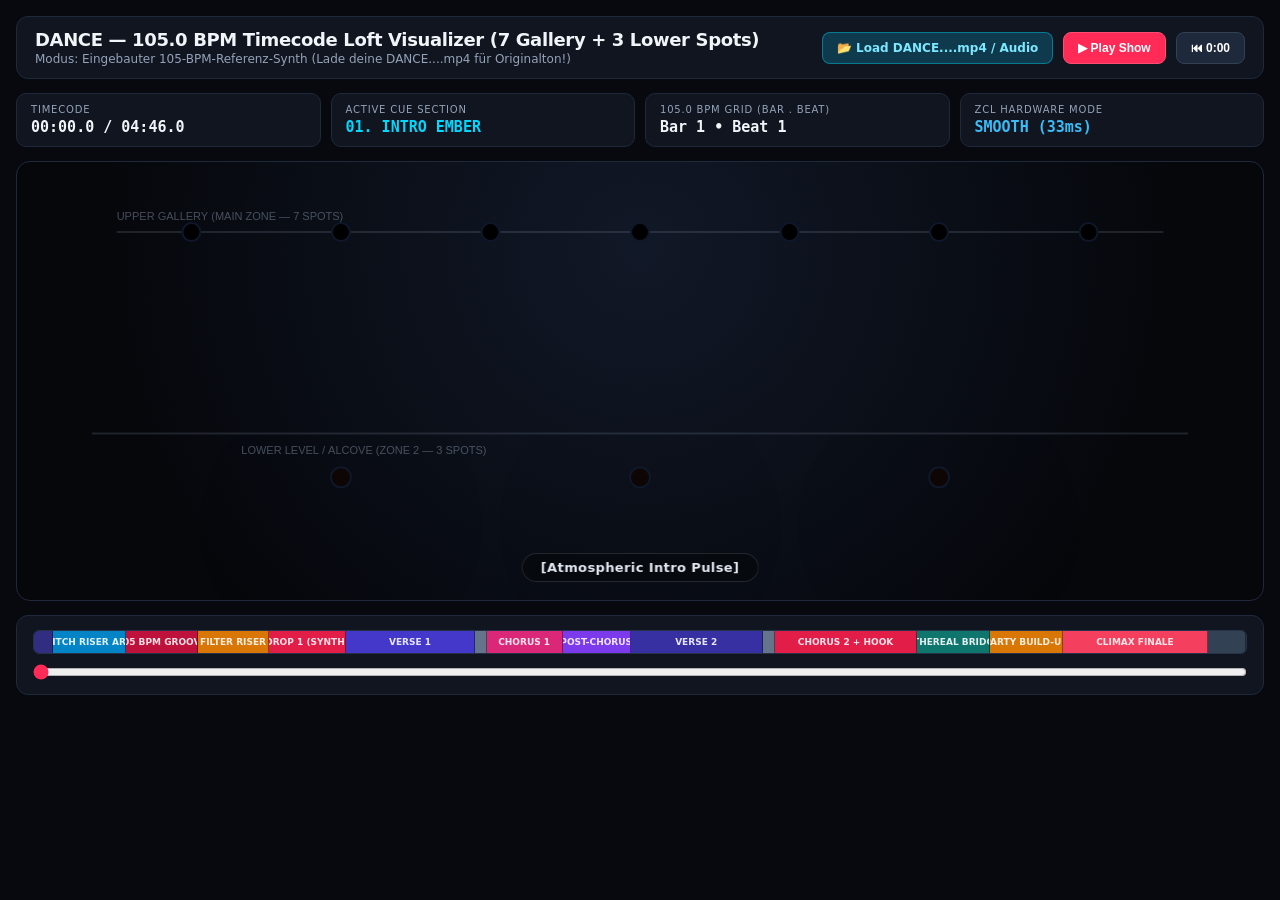
<file: test.html>
<!DOCTYPE html>
<html lang="de">
<head>
<meta charset="UTF-8">
<meta name="viewport" content="width=device-width, initial-scale=1.0">
<title>Hueme 7+3 Loft Timecode Visualizer — DANCE (105.0 BPM)</title>
<style>
  :root {
    --bg: #07090e;
    --panel: #101520;
    --border: #1e293b;
    --text: #f1f5f9;
    --muted: #94a3b8;
    --accent: #ff2a55;
    --cyan: #00d8ff;
    --amber: #ff8c1a;
  }
  * { box-sizing: border-box; margin: 0; padding: 0; }
  body {
    background: var(--bg);
    color: var(--text);
    font-family: system-ui, -apple-system, sans-serif;
    min-height: 100vh;
    display: flex;
    flex-direction: column;
    padding: 16px;
    gap: 14px;
  }
  .header {
    display: flex;
    flex-wrap: wrap;
    justify-content: space-between;
    align-items: center;
    gap: 12px;
    background: var(--panel);
    border: 1px solid var(--border);
    border-radius: 12px;
    padding: 12px 18px;
  }
  .title-block h1 { font-size: 18px; font-weight: 700; letter-spacing: -0.02em; }
  .title-block p { font-size: 12px; color: var(--muted); margin-top: 2px; }
  .controls { display: flex; flex-wrap: wrap; align-items: center; gap: 10px; }
  button, .file-btn {
    background: #1e293b;
    color: #fff;
    border: 1px solid #334155;
    padding: 8px 14px;
    border-radius: 8px;
    font-size: 12px;
    font-weight: 600;
    cursor: pointer;
    transition: all 0.15s;
    display: inline-flex;
    align-items: center;
    gap: 6px;
  }
  button:hover, .file-btn:hover { background: #334155; }
  button.primary { background: var(--accent); border-color: #ff4d73; }
  button.primary:hover { background: #e01e47; }
  .file-btn { background: #0f3a4d; border-color: #00d8ff66; color: #7ce8ff; }
  input[type="file"] { display: none; }
  .telemetry-bar {
    display: grid;
    grid-template-columns: repeat(auto-fit, minmax(150px, 1fr));
    gap: 10px;
  }
  .stat-card {
    background: var(--panel);
    border: 1px solid var(--border);
    border-radius: 10px;
    padding: 10px 14px;
  }
  .stat-label { font-size: 10px; text-transform: uppercase; letter-spacing: 0.08em; color: var(--muted); }
  .stat-val { font-size: 15px; font-weight: 700; margin-top: 3px; font-family: ui-monospace, monospace; }
  .stage-wrap {
    position: relative;
    background: radial-gradient(circle at 50% 20%, #111827 0%, #05070b 75%);
    border: 1px solid var(--border);
    border-radius: 14px;
    overflow: hidden;
    height: 440px;
  }
  canvas { width: 100%; height: 100%; display: block; }
  .lyric-overlay {
    position: absolute;
    bottom: 18px;
    left: 50%;
    transform: translateX(-50%);
    background: rgba(7, 9, 14, 0.82);
    border: 1px solid rgba(255, 255, 255, 0.12);
    padding: 6px 18px;
    border-radius: 999px;
    font-size: 13px;
    font-weight: 600;
    letter-spacing: 0.03em;
    color: #e2e8f0;
    pointer-events: none;
    backdrop-filter: blur(6px);
  }
  .timeline-box {
    background: var(--panel);
    border: 1px solid var(--border);
    border-radius: 12px;
    padding: 14px 16px;
    display: flex;
    flex-direction: column;
    gap: 10px;
  }
  .cue-strip {
    display: flex;
    width: 100%;
    height: 24px;
    border-radius: 6px;
    overflow: hidden;
    border: 1px solid #263248;
    cursor: pointer;
  }
  .cue-seg {
    height: 100%;
    display: flex;
    align-items: center;
    justify-content: center;
    font-size: 9px;
    font-weight: 700;
    color: rgba(255,255,255,0.88);
    overflow: hidden;
    white-space: nowrap;
    border-right: 1px solid rgba(0,0,0,0.4);
    transition: filter 0.15s;
  }
  .cue-seg:hover { filter: brightness(1.3); }
  input[type="range"] { width: 100%; accent-color: var(--accent); cursor: pointer; }
</style>
</head>
<body>

<div class="header">
  <div class="title-block">
    <h1>DANCE — 105.0 BPM Timecode Loft Visualizer (7 Gallery + 3 Lower Spots)</h1>
    <p id="audio-status">Modus: Eingebauter 105-BPM-Referenz-Synth (Lade deine DANCE....mp4 für Originalton!)</p>
  </div>
  <div class="controls">
    <label class="file-btn">
      📂 Load DANCE....mp4 / Audio
      <input type="file" id="file-input" accept="video/*,audio/*">
    </label>
    <button id="play-btn" class="primary">▶ Play Show</button>
    <button id="reset-btn">⏮ 0:00</button>
  </div>
</div>

<div class="telemetry-bar">
  <div class="stat-card">
    <div class="stat-label">Timecode</div>
    <div class="stat-val" id="tc-readout">00:00.0 / 04:46.0</div>
  </div>
  <div class="stat-card">
    <div class="stat-label">Active Cue Section</div>
    <div class="stat-val" id="sec-readout" style="color: var(--cyan)">01. INTRO</div>
  </div>
  <div class="stat-card">
    <div class="stat-label">105.0 BPM Grid (Bar . Beat)</div>
    <div class="stat-val" id="beat-readout">Bar 1 • Beat 1</div>
  </div>
  <div class="stat-card">
    <div class="stat-label">ZCL Hardware Mode</div>
    <div class="stat-val" id="zcl-readout" style="color: var(--amber)">SMOOTH (33ms)</div>
  </div>
</div>

<div class="stage-wrap">
  <canvas id="loft-canvas"></canvas>
  <div class="lyric-overlay" id="lyric-box">Ready — Load DANCE....mp4 or press Play</div>
</div>

<div class="timeline-box">
  <div class="cue-strip" id="cue-strip"></div>
  <input type="range" id="scrubber" min="0" max="286" step="0.1" value="0">
</div>

<audio id="media-el" preload="auto"></audio>

<script>
const DURATION = 286.0;
const BPM = 105.0;
const BEAT_S = 60.0 / BPM;

const SECTIONS = [
  { start: 0.0,   end: 4.5,   name: "01. INTRO EMBER",     color: "#312e81", lyric: "[Atmospheric Intro Pulse]" },
  { start: 4.5,   end: 21.7,  name: "02. PITCH RISER ARP", color: "#0284c7", lyric: "[16th Synth Arpeggio Accelerating]" },
  { start: 21.7,  end: 38.8,  name: "03. 105 BPM GROOVE",  color: "#be123c", lyric: "[Heavy Midtempo Kick & Clap Groove]" },
  { start: 38.8,  end: 55.4,  name: "04. FILTER RISER",    color: "#d97706", lyric: "[Aperture Narrowing -> 0:54.8 Blackout]" },
  { start: 55.4,  end: 73.7,  name: "05. DROP 1 (SYNTH)",  color: "#e11d48", lyric: "🔥 DROP 1 — Distorted Bass + 'Wanna feel...'" },
  { start: 73.7,  end: 104.0, name: "06. VERSE 1",         color: "#4338ca", lyric: "'You couldn't wait to see me fail... Unusual, are you for real?'" },
  { start: 104.0, end: 106.8, name: "07. GLITCH",          color: "#64748b", lyric: "[Stutter Glitch Break]" },
  { start: 106.8, end: 124.8, name: "08. CHORUS 1",        color: "#db2777", lyric: "'I kinda hate your vibe, it doesn't matter let me DANCE!'" },
  { start: 124.8, end: 140.8, name: "09. POST-CHORUS",     color: "#7c3aed", lyric: "'Feel it in my bones... I'm floating on my own'" },
  { start: 140.8, end: 172.0, name: "10. VERSE 2",         color: "#3730a3", lyric: "'Orange wine, fake smile... Delusional, fuck how you feel!'" },
  { start: 172.0, end: 174.8, name: "11. GLITCH 2",        color: "#64748b", lyric: "[Pre-Chorus Glitch Cut]" },
  { start: 174.8, end: 208.5, name: "12. CHORUS 2 + HOOK", color: "#e11d48", lyric: "'It doesn't matter let me DANCE! ... Floating on my own'" },
  { start: 208.5, end: 225.7, name: "13. ETHEREAL BRIDGE", color: "#0f766e", lyric: "✨ [Beat Cuts — Dreamy Ambient Chords Only]" },
  { start: 225.7, end: 242.8, name: "14. PARTY BUILD-UP",  color: "#d97706", lyric: "'I came here to party and you know what you started...'" },
  { start: 242.8, end: 277.1, name: "15. CLIMAX FINALE",   color: "#f43f5e", lyric: "⚡ CLIMAX DROP + High Synth Lead Solo (4:19.8)" },
  { start: 277.1, end: 286.0, name: "16. DRUM OUTRO",      color: "#334155", lyric: "[Stripped Dry Drum Loop Outro]" }
];

// Build interactive timeline bar
const strip = document.getElementById("cue-strip");
SECTIONS.forEach(s => {
  const div = document.createElement("div");
  div.className = "cue-seg";
  div.style.width = ((s.end - s.start) / DURATION * 100) + "%";
  div.style.background = s.color;
  div.title = `${s.name} (${formatTime(s.start)} - ${formatTime(s.end)})`;
  div.textContent = (s.end - s.start) > 12 ? s.name.split(". ")[1] : "";
  div.onclick = () => seekTo(s.start);
  strip.appendChild(div);
});

function clamp(v, lo=0, hi=1) { return Math.max(lo, Math.min(hi, v)); }
function lerp(c1, c2, t) {
  const u = clamp(t);
  return [
    Math.round(c1[0] + (c2[0] - c1[0]) * u),
    Math.round(c1[1] + (c2[1] - c1[1]) * u),
    Math.round(c1[2] + (c2[2] - c1[2]) * u)
  ];
}
function scale(c, f) {
  const u = clamp(f);
  return [Math.round(c[0] * u), Math.round(c[1] * u), Math.round(c[2] * u)];
}
function formatTime(sec) {
  const m = Math.floor(sec / 60);
  const s = (sec % 60).toFixed(1).padStart(4, "0");
  return `${String(m).padStart(2, "0")}:${s}`;
}

// Exact port of effects/dance_timecode.py for 7 upper + 3 lower spots
function evaluateZone(t, n, isUpper) {
  const beatFloat = t >= 4.5 ? (t - 4.5) / BEAT_S : t / BEAT_S;
  const bIdx = Math.floor(beatFloat);
  const bPhase = ((beatFloat % 1) + 1) % 1;
  const barPos = ((bIdx % 4) + 4) % 4;
  const center = (n - 1) / 2.0;
  const maxD = Math.max(1.0, center);

  const C_AMBER = [255, 105, 18];
  const C_CRIMSON = [255, 18, 55];
  const C_MAGENTA = [215, 15, 160];
  const C_CYAN = [0, 215, 255];
  const C_INDIGO = [22, 10, 68];
  const C_XENON = [245, 248, 255];

  const px = [];

  if (t < 4.5) {
    const swell = Math.pow(t / 4.5, 1.4);
    for (let i = 0; i < n; i++) {
      if (isUpper) {
        const lvl = Math.abs(i - center) < 0.6 ? 0.14 * swell : 0.0;
        px.push(scale(C_AMBER, lvl));
      } else {
        px.push(scale(lerp(C_INDIGO, C_AMBER, 0.5), 0.10 + 0.38 * swell));
      }
    }
    return { px, snap: false };
  }

  if (t < 21.7) {
    const prog = (t - 4.5) / (21.7 - 4.5);
    const arpSpeed = 1.2 + prog * 3.8;
    const arpPos = 0.5 + 0.48 * Math.sin((t - 4.5) * arpSpeed * 2.0);
    const col = lerp(C_AMBER, C_CYAN, prog * 0.75);
    for (let i = 0; i < n; i++) {
      const nx = n > 1 ? i / (n - 1) : 0.5;
      if (isUpper) {
        const w = Math.exp(-Math.pow((nx - arpPos) / Math.max(0.10, 0.24 - prog * 0.10), 2));
        px.push(scale(col, 0.03 + (0.35 + 0.65 * prog) * w));
      } else {
        const lvl = 0.06 + 0.30 * prog * (0.5 + 0.5 * Math.sin(bPhase * 6.283));
        px.push(scale(C_INDIGO, lvl));
      }
    }
    return { px, snap: false };
  }

  if (t < 38.8) {
    const beatDecay = Math.pow(Math.max(0.0, 1.0 - bPhase * 1.65), 1.5);
    const isClap = (barPos === 1 || barPos === 3);
    for (let i = 0; i < n; i++) {
      const dNorm = Math.abs(i - center) / maxD;
      if (isUpper) {
        const hit = !isClap ? (dNorm <= 0.38) : (dNorm >= 0.65);
        const col = !isClap ? C_CRIMSON : C_CYAN;
        px.push(scale(hit ? col : C_INDIGO, hit ? (0.05 + 0.95 * beatDecay) : 0.03));
      } else {
        px.push(scale(C_CRIMSON, 0.08 + 0.55 * beatDecay));
      }
    }
    return { px, snap: bPhase < 0.12 };
  }

  if (t < 55.4) {
    if (t >= 54.8) return { px: Array(n).fill([0, 0, 0]), snap: true };
    const prog = (t - 38.8) / (54.8 - 38.8);
    const aperture = Math.max(0.05, 1.0 - prog * 0.92);
    const subDiv = prog > 0.65 ? 4.0 : (prog > 0.3 ? 2.0 : 1.0);
    const gate = Math.max(0.0, 1.0 - ((bPhase * subDiv) % 1.0) * 1.7);
    const col = lerp(C_CRIMSON, C_XENON, Math.pow(prog, 1.3));
    for (let i = 0; i < n; i++) {
      const dNorm = Math.abs(i - center) / maxD;
      if (isUpper) {
        px.push(dNorm <= aperture ? scale(col, 0.25 + 0.75 * gate) : [0, 0, 0]);
      } else {
        px.push(prog < 0.75 ? scale(col, (1.0 - prog) * 0.45 * gate) : [0, 0, 0]);
      }
    }
    return { px, snap: true };
  }

  if (t < 73.7) {
    const punch = Math.pow(Math.max(0.0, 1.0 - bPhase * 1.45), 1.3);
    const chopActive = (t >= 64.5) && (bPhase >= 0.45 && bPhase <= 0.75);
    for (let i = 0; i < n; i++) {
      const dNorm = Math.abs(i - center) / maxD;
      if (isUpper) {
        const isWing = dNorm >= 0.48;
        const on = (barPos % 2 === 0 && !isWing) || (barPos % 2 === 1 && isWing);
        if (chopActive && (i % 2 === 1)) {
          px.push(scale(C_MAGENTA, 0.88));
        } else if (on) {
          px.push(scale(isWing ? C_CYAN : C_CRIMSON, 0.55 + 0.45 * punch));
        } else {
          px.push(scale(C_INDIGO, 0.04));
        }
      } else {
        px.push(scale(barPos % 2 === 0 ? C_CRIMSON : C_MAGENTA, 0.45 + 0.55 * punch));
      }
    }
    return { px, snap: bPhase < 0.15 };
  }

  if (t < 104.0) {
    const isPartB = (t >= 92.0);
    const barPhase = ((bIdx % 4) + bPhase) / 4.0;
    const pendX = 0.5 - 0.42 * Math.cos(2.0 * Math.PI * barPhase);
    const clapHit = (barPos === 1 || barPos === 3) && (bPhase < 0.22);
    for (let i = 0; i < n; i++) {
      const nx = n > 1 ? i / (n - 1) : 0.5;
      if (isUpper) {
        const w = Math.exp(-Math.pow((nx - pendX) / (isPartB ? 0.26 : 0.18), 2));
        let col = lerp(C_INDIGO, isPartB ? C_MAGENTA : C_AMBER, w);
        let lvl = 0.04 + 0.65 * w;
        if (clapHit && (i === 0 || i === n - 1)) { col = C_CYAN; lvl = 0.80; }
        px.push(scale(col, lvl));
      } else {
        const lvl = 0.14 + (isPartB ? 0.25 : 0.12) * Math.sin(barPhase * 6.283);
        px.push(scale(C_AMBER, Math.max(0.05, lvl)));
      }
    }
    return { px, snap: clapHit };
  }

  if (t < 106.8) {
    if (t >= 106.3) return { px: Array(n).fill([0, 0, 0]), snap: true };
    const step8 = Math.floor(beatFloat * 2.0) % 2;
    for (let i = 0; i < n; i++) {
      const on = (i % 2) === step8;
      px.push(on ? scale(C_XENON, 0.85) : [0, 0, 0]);
    }
    return { px, snap: true };
  }

  if (t < 124.8) {
    const isDanceScream = (t >= 110.8 && t <= 114.2) || (t >= 119.5 && t <= 123.2);
    const punch = Math.pow(Math.max(0.0, 1.0 - bPhase * 1.4), 1.3);
    for (let i = 0; i < n; i++) {
      const dNorm = Math.abs(i - center) / maxD;
      if (isDanceScream) {
        const wave = 0.65 + 0.35 * Math.cos(dNorm * 3.1415 - bPhase * 6.283);
        px.push(scale(lerp(C_AMBER, C_MAGENTA, dNorm), wave));
      } else {
        const ring = barPos % 4;
        const spotRing = Math.round(dNorm * 3.0);
        const on = (spotRing === ring);
        const col = (barPos === 1 || barPos === 3) ? C_CYAN : C_CRIMSON;
        px.push(scale(on ? col : C_INDIGO, on ? (0.15 + 0.85 * punch) : 0.05));
      }
    }
    return { px, snap: bPhase < 0.15 };
  }

  if (t < 140.8) {
    const punch = Math.max(0.0, 1.0 - bPhase * 1.5);
    const waveR = (beatFloat * 0.5) % 1.0;
    for (let i = 0; i < n; i++) {
      const dNorm = Math.abs(i - center) / maxD;
      const w = Math.exp(-Math.pow((dNorm - waveR) / 0.22, 2));
      px.push(scale(lerp(C_MAGENTA, C_CYAN, dNorm), Math.min(1.0, 0.08 + 0.72 * w + 0.20 * punch)));
    }
    return { px, snap: false };
  }

  if (t < 172.0) {
    if (t >= 169.0 && t <= 171.5) {
      const flash = Math.max(0.0, 1.0 - (t - 169.0) / 2.5);
      return { px: Array(n).fill(scale(C_CRIMSON, 0.2 + 0.8 * flash)), snap: true };
    }
    const stepSpot = ((bIdx % n) + n) % n;
    const decay = Math.max(0.0, 1.0 - bPhase * 1.35);
    for (let i = 0; i < n; i++) {
      const dist = Math.abs(i - stepSpot);
      if (dist === 0) px.push(scale(barPos % 2 === 0 ? C_AMBER : C_MAGENTA, 0.35 + 0.65 * decay));
      else if (dist === 1) px.push(scale(C_INDIGO, 0.22 * decay));
      else px.push(scale(C_INDIGO, 0.03));
    }
    return { px, snap: bPhase < 0.1 };
  }

  if (t < 174.8) {
    if (t >= 174.2) return { px: Array(n).fill([0, 0, 0]), snap: true };
    const step8 = Math.floor(beatFloat * 2.0) % 2;
    for (let i = 0; i < n; i++) {
      const on = (i % 2) === step8;
      px.push(on ? scale(C_CYAN, 0.90) : [0, 0, 0]);
    }
    return { px, snap: true };
  }

  if (t < 208.5) {
    const isDanceScream = (t >= 178.8 && t <= 182.2) || (t >= 187.5 && t <= 191.2);
    const punch = Math.pow(Math.max(0.0, 1.0 - bPhase * 1.5), 1.2);
    for (let i = 0; i < n; i++) {
      const dNorm = Math.abs(i - center) / maxD;
      if (isDanceScream) {
        const wave = 0.70 + 0.30 * Math.cos(dNorm * 3.1415 - bPhase * 6.283);
        px.push(scale(lerp(C_AMBER, C_CYAN, dNorm), wave));
      } else {
        const isWing = dNorm >= 0.48;
        const on = (barPos % 2 === 0 && !isWing) || (barPos % 2 === 1 && isWing);
        px.push(scale(on ? (isWing ? C_MAGENTA : C_CRIMSON) : C_INDIGO, on ? (0.50 + 0.50 * punch) : 0.05));
      }
    }
    return { px, snap: bPhase < 0.15 };
  }

  if (t < 225.7) {
    const chordSwell = 0.5 + 0.5 * Math.sin((t - 208.5) * 1.38);
    for (let i = 0; i < n; i++) {
      if (isUpper) {
        px.push((i === 1 || i === n - 2) ? scale(C_AMBER, 0.10 + 0.35 * chordSwell) : [0, 0, 0]);
      } else {
        px.push(scale(lerp(C_INDIGO, C_MAGENTA, 0.3), 0.12 + 0.28 * chordSwell));
      }
    }
    return { px, snap: false };
  }

  if (t < 242.8) {
    if (t >= 242.1) return { px: Array(n).fill([0, 0, 0]), snap: true };
    const prog = (t - 225.7) / (242.1 - 225.7);
    const subDiv = prog > 0.65 ? 4.0 : 2.0;
    const gate = Math.max(0.0, 1.0 - ((bPhase * subDiv) % 1.0) * 1.6);
    const col = lerp(C_AMBER, C_XENON, Math.pow(prog, 1.4));
    const aperture = prog < 0.5 ? Math.min(1.0, prog * 2.0) : Math.max(0.05, 1.0 - (prog - 0.5) * 1.85);
    for (let i = 0; i < n; i++) {
      const dNorm = Math.abs(i - center) / maxD;
      px.push(dNorm <= aperture ? scale(col, 0.25 + 0.75 * gate) : [0, 0, 0]);
    }
    return { px, snap: true };
  }

  if (t < 277.1) {
    const isSolo = (t >= 259.8);
    const punch = Math.pow(Math.max(0.0, 1.0 - bPhase * 1.6), 1.2);
    const soloPos = isSolo ? 0.5 + 0.48 * Math.sin((t - 259.8) * 5.5) : 0.5;
    for (let i = 0; i < n; i++) {
      const nx = n > 1 ? i / (n - 1) : 0.5;
      if (isUpper) {
        const gridOn = (i % 2) === (bIdx % 2);
        let col = (barPos % 2 === 0) ? C_CRIMSON : C_CYAN;
        let lvl = gridOn ? (0.55 + 0.45 * punch) : 0.05;
        if (isSolo) {
          const soloW = Math.exp(-Math.pow((nx - soloPos) / 0.16, 2));
          if (soloW > 0.25) { col = lerp(col, C_XENON, soloW); lvl = Math.max(lvl, soloW); }
        }
        px.push(scale(col, lvl));
      } else {
        px.push(scale(barPos % 2 === 0 ? C_MAGENTA : C_AMBER, 0.45 + 0.55 * punch));
      }
    }
    return { px, snap: bPhase < 0.15 };
  }

  if (t < 285.8) {
    const activeSpot = ((bIdx % n) + n) % n;
    const stab = Math.pow(Math.max(0.0, 1.0 - bPhase * 2.8), 2.0);
    for (let i = 0; i < n; i++) {
      if (isUpper && i === activeSpot) px.push(scale(C_AMBER, stab));
      else if (!isUpper && barPos === 0 && i === 1) px.push(scale(C_CRIMSON, stab * 0.6));
      else px.push([0, 0, 0]);
    }
    return { px, snap: true };
  }

  return { px: Array(n).fill([0, 0, 0]), snap: false };
}

// Player & WebAudio Reference Synth
const mediaEl = document.getElementById("media-el");
let hasRealFile = false;
let playing = false;
let synthTime = 0.0;
let lastFrameT = performance.now();
let audioCtx = null;
let lastTriggeredBeat = -1;

document.getElementById("file-input").addEventListener("change", (e) => {
  const file = e.target.files[0];
  if (!file) return;
  mediaEl.src = URL.createObjectURL(file);
  hasRealFile = true;
  document.getElementById("audio-status").textContent = `Original-Audio geladen: ${file.name} (100% Frame-Sync aktiv)`;
  document.getElementById("audio-status").style.color = "#4ade80";
  seekTo(0);
});

function triggerSynthBeat(t, bIdx, barPos) {
  if (hasRealFile || !audioCtx) return;
  if (t < 4.5 || (t >= 54.8 && t < 55.4) || (t >= 208.5 && t < 225.7) || t >= 285.5) return;
  const now = audioCtx.currentTime;
  // Kick on every beat after 21.7s
  if (t >= 21.7) {
    const osc = audioCtx.createOscillator();
    const gain = audioCtx.createGain();
    osc.frequency.setValueAtTime(115, now);
    osc.frequency.exponentialRampToValueAtTime(42, now + 0.14);
    gain.gain.setValueAtTime(0.35, now);
    gain.gain.exponentialRampToValueAtTime(0.001, now + 0.22);
    osc.connect(gain).connect(audioCtx.destination);
    osc.start(now);
    osc.stop(now + 0.23);
  }
}

document.getElementById("play-btn").onclick = () => {
  if (!playing) {
    if (hasRealFile) {
      mediaEl.play();
    } else {
      if (!audioCtx) audioCtx = new (window.AudioContext || window.webkitAudioContext)();
      if (audioCtx.state === "suspended") audioCtx.resume();
    }
    playing = true;
    lastFrameT = performance.now();
    document.getElementById("play-btn").textContent = "⏸ Pause";
  } else {
    if (hasRealFile) mediaEl.pause();
    playing = false;
    document.getElementById("play-btn").textContent = "▶ Play Show";
  }
};

function seekTo(sec) {
  synthTime = clamp(sec, 0, DURATION);
  if (hasRealFile) mediaEl.currentTime = synthTime;
  document.getElementById("scrubber").value = synthTime;
}

document.getElementById("reset-btn").onclick = () => seekTo(0);
document.getElementById("scrubber").oninput = (e) => seekTo(parseFloat(e.target.value));

// Canvas Loft Renderer
const cv = document.getElementById("loft-canvas");
const ctx = cv.getContext("2d");

function drawFrame(nowMs) {
  const dt = (nowMs - lastFrameT) / 1000.0;
  lastFrameT = nowMs;

  if (playing) {
    if (hasRealFile) {
      synthTime = mediaEl.currentTime;
      if (mediaEl.ended) playing = false;
    } else {
      synthTime = Math.min(DURATION, synthTime + dt);
    }
    document.getElementById("scrubber").value = synthTime;
  }

  const t = synthTime;
  const beatFloat = t >= 4.5 ? (t - 4.5) / BEAT_S : t / BEAT_S;
  const bIdx = Math.floor(beatFloat);
  const barNum = Math.floor(bIdx / 4) + 1;
  const beatInBar = (((bIdx % 4) + 4) % 4) + 1;

  if (playing && bIdx !== lastTriggeredBeat) {
    lastTriggeredBeat = bIdx;
    triggerSynthBeat(t, bIdx, beatInBar - 1);
  }

  const sec = SECTIONS.find(s => t >= s.start && t < s.end) || SECTIONS[SECTIONS.length - 1];
  const upper = evaluateZone(t, 7, true);
  const lower = evaluateZone(t, 3, false);

  document.getElementById("tc-readout").textContent = `${formatTime(t)} / 04:46.0`;
  document.getElementById("sec-readout").textContent = sec.name;
  document.getElementById("beat-readout").textContent = `Bar ${barNum} • Beat ${beatInBar}`;
  document.getElementById("zcl-readout").textContent = upper.snap ? "ZCL SNAP (5ms)" : "SMOOTH (33ms)";
  document.getElementById("zcl-readout").style.color = upper.snap ? "#ff2a55" : "#38bdf8";
  document.getElementById("lyric-box").textContent = sec.lyric;

  const W = cv.width = cv.clientWidth * window.devicePixelRatio;
  const H = cv.height = cv.clientHeight * window.devicePixelRatio;
  ctx.clearRect(0, 0, W, H);

  // Architectural lines: Upper Gallery Beam & Lower Level
  const galY = H * 0.16;
  const floorY = H * 0.62;
  const subY = H * 0.72;

  ctx.strokeStyle = "rgba(148, 163, 184, 0.18)";
  ctx.lineWidth = 2;
  ctx.beginPath();
  ctx.moveTo(W * 0.08, galY); ctx.lineTo(W * 0.92, galY);
  ctx.moveTo(W * 0.06, floorY); ctx.lineTo(W * 0.94, floorY);
  ctx.stroke();

  ctx.fillStyle = "rgba(148, 163, 184, 0.45)";
  ctx.font = `${Math.round(11 * window.devicePixelRatio)}px sans-serif`;
  ctx.fillText("UPPER GALLERY (MAIN ZONE — 7 SPOTS)", W * 0.08, galY - 12);
  ctx.fillText("LOWER LEVEL / ALCOVE (ZONE 2 — 3 SPOTS)", W * 0.18, floorY + 20);

  // Draw Upper 7 Spots + Volumetric Cones
  upper.px.forEach((rgb, i) => {
    const x = W * (0.14 + (i / 6.0) * 0.72);
    const [r, g, b] = rgb;
    const lum = Math.max(r, g, b) / 255.0;

    if (lum > 0.01) {
      const grad = ctx.createLinearGradient(x, galY, x, floorY);
      grad.addColorStop(0, `rgba(${r},${g},${b},${0.75 * lum})`);
      grad.addColorStop(1, `rgba(${r},${g},${b},0.0)`);
      ctx.fillStyle = grad;
      ctx.beginPath();
      ctx.moveTo(x - 8, galY);
      ctx.lineTo(x + 8, galY);
      ctx.lineTo(x + W * 0.075, floorY);
      ctx.lineTo(x - W * 0.075, floorY);
      ctx.closePath();
      ctx.fill();
    }

    ctx.beginPath();
    ctx.arc(x, galY, 9 * window.devicePixelRatio, 0, Math.PI * 2);
    ctx.fillStyle = `rgb(${r},${g},${b})`;
    ctx.fill();
    ctx.strokeStyle = "#0f172a";
    ctx.lineWidth = 2;
    ctx.stroke();
  });

  // Draw Lower 3 Spots
  lower.px.forEach((rgb, i) => {
    const x = W * (0.26 + (i / 2.0) * 0.48);
    const [r, g, b] = rgb;
    const lum = Math.max(r, g, b) / 255.0;

    if (lum > 0.01) {
      const grad = ctx.createRadialGradient(x, subY, 4, x, subY + H * 0.12, W * 0.12);
      grad.addColorStop(0, `rgba(${r},${g},${b},${0.65 * lum})`);
      grad.addColorStop(1, `rgba(${r},${g},${b},0.0)`);
      ctx.fillStyle = grad;
      ctx.fillRect(x - W * 0.12, floorY, W * 0.24, H - floorY);
    }

    ctx.beginPath();
    ctx.arc(x, subY, 10 * window.devicePixelRatio, 0, Math.PI * 2);
    ctx.fillStyle = `rgb(${r},${g},${b})`;
    ctx.fill();
    ctx.strokeStyle = "#0f172a";
    ctx.lineWidth = 2;
    ctx.stroke();
  });

  requestAnimationFrame(drawFrame);
}
requestAnimationFrame(drawFrame);
</script>
</body>
</html>
</file>
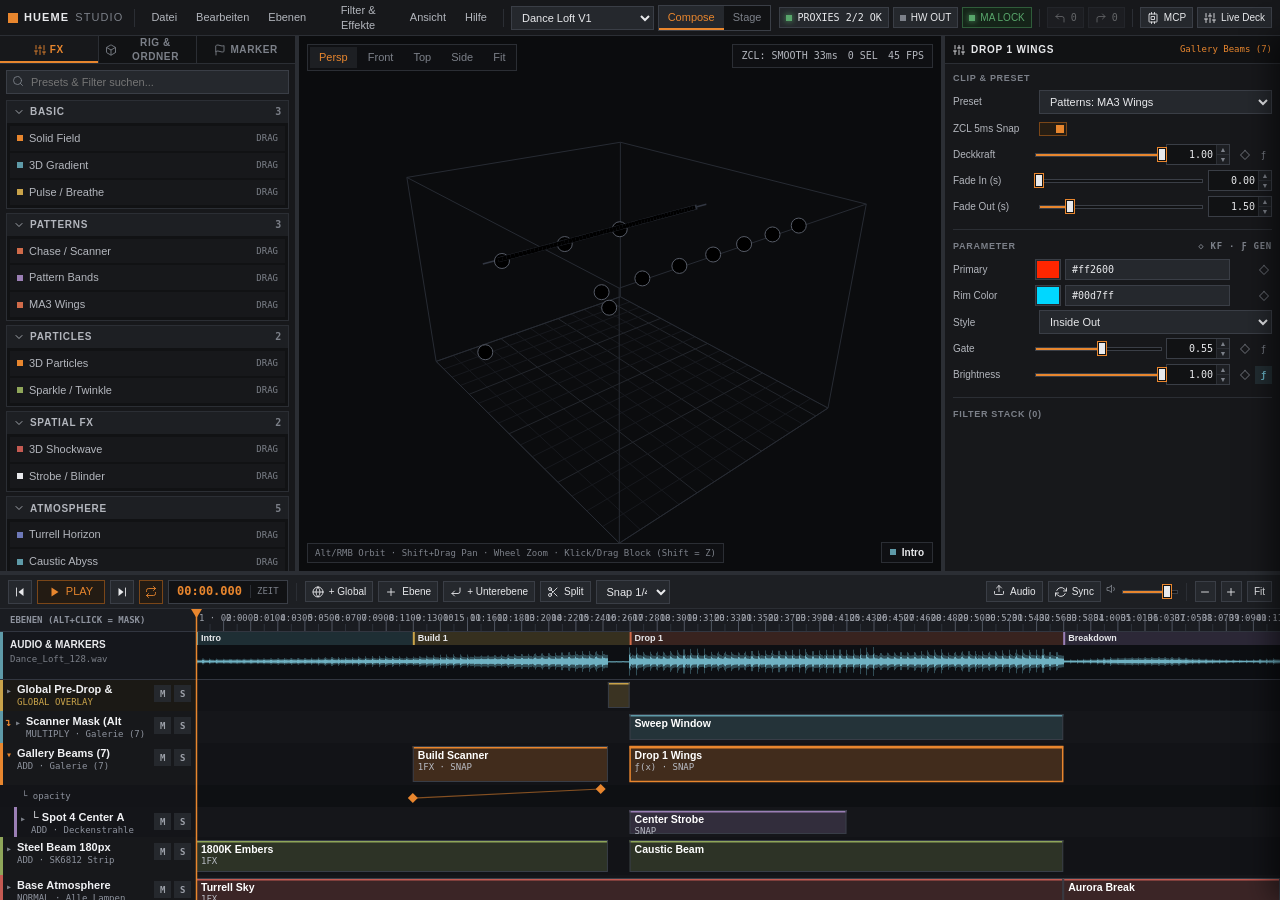
<file: hueme_studio/hueme_studio_3d_spatial_lighting_nle(2).html>
<!DOCTYPE html>
<html lang="de">
<head>
<meta charset="UTF-8">
<meta name="viewport" content="width=device-width, initial-scale=1.0">
<title>Hueme Studio — 3D Spatial Lighting NLE</title>
<style>
  :root {
    --bg-0: #111214;
    --bg-1: #17181b;
    --bg-2: #1d1f23;
    --bg-3: #25282d;
    --line: #2b2e34;
    --line-strong: #3a3e46;
    --text-0: #e8e9ec;
    --text-1: #b3b6bd;
    --text-2: #7c8089;
    --accent: #e8862e;
    --accent-dim: #7a4618;
    --ok: #58a66b;
    --warn: #c9a34a;
    --danger: #c45a52;
    --info: #5e9aa8;
    --viewport: #0b0c0e;
    --mono: ui-monospace, "JetBrains Mono", "SFMono-Regular", Menlo, Consolas, monospace;
    --sans: Inter, -apple-system, BlinkMacSystemFont, "Segoe UI", Roboto, sans-serif;
    --left-w: 295px;
    --right-w: 335px;
    --tl-h: 325px;
  }

  * { box-sizing: border-box; }
  html, body {
    margin: 0; padding: 0; height: 100%; width: 100%;
    overflow: hidden; background: var(--bg-0); color: var(--text-0);
    font: 12px/1.35 var(--sans); -webkit-font-smoothing: antialiased;
    user-select: none;
  }
  button, input, select { font: inherit; color: inherit; }
  button { cursor: pointer; }
  .mono { font-family: var(--mono); font-variant-numeric: tabular-nums; }
  .muted { color: var(--text-2); }
  .hidden { display: none !important; }
  svg.ico { width: 14px; height: 14px; stroke: currentColor; fill: none; stroke-width: 1.75; stroke-linecap: round; stroke-linejoin: round; flex: none; }
  svg.ico.sm { width: 12px; height: 12px; }
  svg.ico.lg { width: 16px; height: 16px; }

  ::-webkit-scrollbar { width: 6px; height: 6px; }
  ::-webkit-scrollbar-track { background: var(--bg-1); }
  ::-webkit-scrollbar-thumb { background: var(--line-strong); }
  ::-webkit-scrollbar-thumb:hover { background: #4c525d; }

  /* ── App Shell ─────────────────────────────────────────────────────── */
  .app { display: flex; flex-direction: column; height: 100vh; width: 100vw; overflow: hidden; }

  /* Topbar: Application Menu Bar + Global Session Status */
  .topbar {
    height: 36px; flex: none; display: flex; align-items: center; gap: 4px;
    padding: 0 8px; background: var(--bg-1); border-bottom: 1px solid var(--line);
    z-index: 30;
  }
  .brand { display: flex; align-items: center; gap: 6px; font-weight: 700; font-size: 11px; letter-spacing: 0.1em; color: var(--text-0); padding-right: 4px; }
  .brand-mark { width: 10px; height: 10px; background: var(--accent); display: inline-block; }
  .brand span { color: var(--text-2); font-weight: 500; }
  .vdiv { width: 1px; height: 18px; background: var(--line); flex: none; margin: 0 3px; }
  .spacer { flex: 1; }

  /* Classic NLE Top Menu Buttons */
  .menu-bar { display: flex; align-items: center; gap: 1px; }
  .menu-btn {
    height: 24px; padding: 0 8px; border: 1px solid transparent; background: transparent;
    color: var(--text-1); font-size: 11px; font-weight: 500; display: inline-flex; align-items: center; gap: 4px;
  }
  .menu-btn:hover, .menu-btn.open { background: var(--bg-3); border-color: var(--line-strong); color: var(--text-0); }
  .menu-dropdown {
    position: fixed; top: 35px; z-index: 80; min-width: 215px; background: var(--bg-2);
    border: 1px solid var(--line-strong); box-shadow: 0 10px 26px rgba(0,0,0,0.65); padding: 3px;
  }
  .menu-item {
    width: 100%; padding: 5px 9px; border: 0; background: transparent; color: var(--text-0);
    font-size: 11px; display: flex; align-items: center; justify-content: space-between; gap: 14px; text-align: left;
  }
  .menu-item:hover { background: var(--bg-3); color: var(--accent); }
  .menu-sep { height: 1px; background: var(--line); margin: 3px 0; }

  .seg-group { display: inline-flex; border: 1px solid var(--line-strong); background: var(--bg-0); }
  .seg-btn {
    height: 24px; padding: 0 9px; border: 0; background: transparent; color: var(--text-2);
    font-size: 11px; font-weight: 500; display: inline-flex; align-items: center; gap: 5px;
  }
  .seg-btn:hover { color: var(--text-0); background: var(--bg-2); }
  .seg-btn.active { background: var(--bg-3); color: var(--accent); box-shadow: inset 0 -2px 0 var(--accent); }

  /* Buttons & Inputs */
  .btn {
    height: 24px; padding: 0 8px; border: 1px solid var(--line-strong); background: var(--bg-3);
    color: var(--text-0); font-size: 11px; display: inline-flex; align-items: center; justify-content: center;
    gap: 5px; white-space: nowrap; transition: background 90ms linear, border-color 90ms linear;
  }
  .btn:hover { background: #2d3138; border-color: #4b505a; }
  .btn:active { background: var(--bg-2); }
  .btn:disabled { opacity: 0.36; cursor: default; pointer-events: none; }
  .btn.sm { height: 21px; padding: 0 6px; font-size: 10px; }
  .btn.icon { width: 24px; padding: 0; }
  .btn.icon.sm { width: 21px; height: 21px; padding: 0; }
  .btn.accent { border-color: var(--accent-dim); color: var(--accent); background: #231b13; }
  .btn.accent:hover { background: #2e2216; border-color: var(--accent); }
  .btn.danger { border-color: #5a2d2a; color: var(--danger); }
  .btn.danger:hover { background: #2b1716; }
  .btn.live-on { border-color: #2f5c3a; color: var(--ok); background: #152419; }
  .btn.warn-on { border-color: #6b5624; color: var(--warn); background: #261f12; }

  .led { width: 6px; height: 6px; background: var(--text-2); display: inline-block; flex: none; }
  .led.ok { background: var(--ok); box-shadow: 0 0 6px var(--ok); }
  .led.warn { background: var(--warn); box-shadow: 0 0 6px var(--warn); }
  .led.danger { background: var(--danger); box-shadow: 0 0 6px var(--danger); }
  .led.accent { background: var(--accent); }

  .select, .input {
    height: 24px; padding: 0 6px; border: 1px solid var(--line-strong); background: var(--bg-3);
    color: var(--text-0); font-size: 11px; min-width: 0; outline: none;
  }
  .select:focus, .input:focus { border-color: var(--accent); }
  .input.sm { height: 21px; font-size: 10px; }

  /* Custom Spinner-Free Number Input with Clean Stepper Buttons */
  input[type="number"]::-webkit-inner-spin-button,
  input[type="number"]::-webkit-outer-spin-button {
    -webkit-appearance: none;
    margin: 0;
  }
  input[type="number"] { -moz-appearance: textfield; }
  .num-wrap {
    display: inline-flex; align-items: stretch; height: 21px;
    border: 1px solid var(--line-strong); background: var(--bg-0); width: 64px; flex: none;
  }
  .num-wrap:focus-within { border-color: var(--accent); }
  .num-wrap input {
    width: 100%; border: 0; background: transparent; color: var(--text-0);
    font-family: var(--mono); font-size: 10px; text-align: right; padding: 0 3px; outline: none; min-width: 0;
  }
  .num-spin {
    display: flex; flex-direction: column; width: 13px; border-left: 1px solid var(--line); flex: none;
  }
  .num-spin button {
    flex: 1; border: 0; padding: 0; background: var(--bg-2); color: var(--text-2);
    font-size: 7px; line-height: 1; display: flex; align-items: center; justify-content: center;
  }
  .num-spin button:first-child { border-bottom: 1px solid var(--line); }
  .num-spin button:hover { background: var(--bg-3); color: var(--accent); }

  /* Custom Pointer-Driven Slider (No Native Browser Range Bugs!) */
  .c-slider {
    position: relative; height: 20px; width: 100%; display: flex; align-items: center;
    cursor: ew-resize; touch-action: none; min-width: 40px;
  }
  .c-slider-track {
    position: relative; width: 100%; height: 4px; background: var(--bg-0);
    border: 1px solid var(--line-strong); overflow: hidden;
  }
  .c-slider-fill {
    position: absolute; left: 0; top: 0; bottom: 0; background: var(--accent); pointer-events: none;
  }
  .c-slider-thumb {
    position: absolute; top: 50%; width: 8px; height: 13px; margin-left: -4px; margin-top: -6.5px;
    background: var(--text-0); border: 1px solid var(--bg-0); box-shadow: 0 0 0 1px var(--accent);
    pointer-events: none; transition: background 80ms linear;
  }
  .c-slider:hover .c-slider-thumb, .c-slider.active .c-slider-thumb { background: var(--accent); }

  input[type="color"].swatch {
    -webkit-appearance: none; appearance: none; width: 26px; height: 21px; padding: 1px;
    border: 1px solid var(--line-strong); background: var(--bg-3); cursor: pointer; flex: none;
  }
  input[type="color"].swatch::-webkit-color-swatch-wrapper { padding: 0; }
  input[type="color"].swatch::-webkit-color-swatch { border: none; }

  /* Toggle Switch */
  .switch { position: relative; display: inline-flex; width: 28px; height: 14px; cursor: pointer; flex: none; }
  .switch input { position: absolute; opacity: 0; pointer-events: none; }
  .switch span { width: 100%; height: 100%; border: 1px solid var(--line-strong); background: var(--bg-0); transition: 100ms linear; }
  .switch span::after { content: ""; display: block; width: 8px; height: 8px; margin: 2px; background: var(--text-2); transition: 100ms linear; }
  .switch input:checked + span { border-color: var(--accent-dim); background: #261d13; }
  .switch input:checked + span::after { transform: translateX(14px); background: var(--accent); }

  /* ── Studio Workspace + Resizers ───────────────────────────────────── */
  .studio-body { flex: 1; display: flex; flex-direction: column; min-height: 0; overflow: hidden; }
  .upper-row { flex: 1; display: flex; min-height: 150px; overflow: hidden; }

  .left-pane {
    width: var(--left-w); flex: none; display: flex; flex-direction: column;
    background: var(--bg-1); min-width: 220px; max-width: 480px; overflow: hidden;
  }
  .center-pane {
    flex: 1; position: relative; background: var(--viewport); min-width: 260px; overflow: hidden;
  }
  .right-pane {
    width: var(--right-w); flex: none; display: flex; flex-direction: column;
    background: var(--bg-1); min-width: 260px; max-width: 540px; overflow: hidden;
  }
  .bottom-pane {
    height: var(--tl-h); flex: none; display: flex; flex-direction: column;
    background: var(--bg-1); min-height: 185px; max-height: 72vh; overflow: hidden;
  }

  .splitter-v { width: 4px; flex: none; background: var(--line); cursor: col-resize; z-index: 10; }
  .splitter-v:hover, .splitter-v.dragging { background: var(--accent); }
  .splitter-h { height: 4px; flex: none; background: var(--line); cursor: row-resize; z-index: 10; }
  .splitter-h:hover, .splitter-h.dragging { background: var(--accent); }
  .app.stage-mode .bottom-pane, .app.stage-mode .splitter-h { display: none; }

  /* ── Left Sidebar Tabs & Hierarchical Rig Tree ─────────────────────── */
  .pane-tabs { display: flex; height: 28px; flex: none; border-bottom: 1px solid var(--line); background: var(--bg-0); }
  .pane-tab {
    flex: 1; border: 0; border-right: 1px solid var(--line); background: transparent;
    color: var(--text-2); font-size: 10px; font-weight: 600; letter-spacing: 0.06em; text-transform: uppercase;
    display: inline-flex; align-items: center; justify-content: center; gap: 4px;
  }
  .pane-tab:last-child { border-right: 0; }
  .pane-tab:hover { color: var(--text-0); background: var(--bg-1); }
  .pane-tab.active { color: var(--accent); background: var(--bg-1); box-shadow: inset 0 -2px 0 var(--accent); }

  .pane-scroll { flex: 1; overflow-y: auto; padding: 6px; }
  .search-box { position: relative; margin-bottom: 6px; }
  .search-box input { width: 100%; padding-left: 24px; }
  .search-box svg { position: absolute; left: 6px; top: 5px; color: var(--text-2); pointer-events: none; }

  .cat-group { margin-bottom: 4px; border: 1px solid var(--line); background: var(--bg-0); }
  .cat-head {
    width: 100%; height: 22px; padding: 0 6px; border: 0; background: var(--bg-2); color: var(--text-1);
    font-size: 10px; font-weight: 600; letter-spacing: 0.07em; text-transform: uppercase;
    display: flex; align-items: center; gap: 5px; text-align: left;
  }
  .cat-head:hover { color: var(--text-0); }
  .cat-head .chev { transition: transform 100ms linear; }
  .cat-group.closed .cat-head .chev { transform: rotate(-90deg); }
  .cat-group.closed .cat-body { display: none; }
  .cat-body { padding: 3px; display: flex; flex-direction: column; gap: 2px; }

  .fx-item {
    display: flex; align-items: center; gap: 6px; padding: 4px 6px;
    border: 1px solid transparent; background: var(--bg-1); color: var(--text-1);
    font-size: 11px; cursor: grab; text-align: left;
  }
  .fx-item:hover { background: var(--bg-3); border-color: var(--line-strong); color: var(--text-0); }
  .fx-dot { width: 6px; height: 6px; flex: none; }
  .fx-item .fx-name { flex: 1; overflow: hidden; text-overflow: ellipsis; white-space: nowrap; }
  .fx-item .fx-tag { font-family: var(--mono); font-size: 9px; color: var(--text-2); text-transform: uppercase; }

  .list-row {
    display: flex; align-items: center; gap: 5px; min-height: 24px; padding: 2px 6px;
    border: 1px solid transparent; background: transparent; color: var(--text-1); font-size: 11px; cursor: pointer;
  }
  .list-row:hover { background: var(--bg-2); color: var(--text-0); }
  .list-row.selected { border-color: var(--accent-dim); background: #231b13; color: var(--text-0); }
  .list-row.incomplete { border-left: 2px solid var(--danger); background: rgba(196, 90, 82, 0.08); }
  .list-row .name { flex: 1; overflow: hidden; text-overflow: ellipsis; white-space: nowrap; }

  /* Hierarchical Folder Tree vs Smart Selection Chips */
  .tree-folder { border: 1px solid var(--line); background: var(--bg-0); margin-bottom: 4px; }
  .tree-folder-hdr {
    display: flex; align-items: center; gap: 5px; height: 24px; padding: 0 6px;
    background: var(--bg-2); cursor: pointer; font-size: 11px; font-weight: 600;
  }
  .tree-folder-hdr:hover { background: var(--bg-3); }
  .tree-folder-hdr.selected { background: #261d14; color: var(--accent); box-shadow: inset 2px 0 0 var(--accent); }
  .tree-children { padding: 2px 0 2px 14px; border-top: 1px solid #202329; }
  .tree-folder.collapsed .tree-children { display: none; }

  .smart-pill {
    display: inline-flex; align-items: center; gap: 4px; padding: 3px 7px;
    border: 1px dashed var(--info); background: rgba(94, 154, 168, 0.08); color: #9ad0dc;
    font-size: 10px; font-family: var(--mono); cursor: pointer;
  }
  .smart-pill:hover, .smart-pill.selected { background: rgba(94, 154, 168, 0.22); color: #fff; }

  .badge {
    height: 15px; padding: 0 4px; border: 1px solid var(--line-strong); font-family: var(--mono);
    font-size: 9px; color: var(--text-2); display: inline-flex; align-items: center; text-transform: uppercase;
  }
  .badge.hue { border-color: #544123; color: #d6a954; }
  .badge.ddp { border-color: #294c54; color: #67b0c2; }
  .badge.err { border-color: var(--danger); color: var(--danger); background: rgba(196,90,82,0.16); }

  .proxy-banner {
    padding: 6px 8px; margin-bottom: 6px; border: 1px solid var(--line-strong); background: var(--bg-0); font-size: 10px;
  }
  .proxy-banner.err { border-color: var(--danger); background: rgba(196,90,82,0.12); }
  .proxy-banner.ok { border-color: #2f5c3a; background: rgba(88,166,107,0.08); }

  .subhead {
    display: flex; align-items: center; justify-content: space-between; margin: 8px 0 4px;
    font-size: 9px; font-weight: 600; letter-spacing: 0.08em; text-transform: uppercase; color: var(--text-2);
  }

  /* ── 3D Viewport ───────────────────────────────────────────────────── */
  .viewport-canvas { position: absolute; inset: 0; width: 100%; height: 100%; display: block; cursor: crosshair; }
  .vp-toolbar {
    position: absolute; top: 8px; left: 8px; display: flex; gap: 2px; padding: 2px;
    background: rgba(17, 18, 20, 0.88); border: 1px solid var(--line);
  }
  .vp-toolbar .btn { height: 21px; border-color: transparent; background: transparent; color: var(--text-2); }
  .vp-toolbar .btn:hover, .vp-toolbar .btn.active { color: var(--accent); background: var(--bg-2); }
  .vp-telemetry {
    position: absolute; top: 8px; right: 8px; padding: 4px 8px;
    background: rgba(17, 18, 20, 0.88); border: 1px solid var(--line);
    font-family: var(--mono); font-size: 10px; color: var(--text-1); display: flex; gap: 10px; align-items: center;
    pointer-events: none;
  }
  .vp-hint {
    position: absolute; bottom: 8px; left: 8px; padding: 3px 7px;
    background: rgba(17, 18, 20, 0.82); border: 1px solid var(--line);
    font-family: var(--mono); font-size: 9px; color: var(--text-2); pointer-events: none;
  }
  .vp-section {
    position: absolute; bottom: 8px; right: 8px; padding: 3px 8px;
    background: rgba(17, 18, 20, 0.88); border: 1px solid var(--line);
    font-size: 10px; font-weight: 600; display: flex; align-items: center; gap: 6px; pointer-events: none;
  }

  /* ── Right Context Inspector + Function Generator (Expressions) ────── */
  .ins-head {
    height: 28px; flex: none; padding: 0 8px; border-bottom: 1px solid var(--line);
    background: var(--bg-0); display: flex; align-items: center; justify-content: space-between;
  }
  .ins-title { font-size: 10px; font-weight: 700; letter-spacing: 0.08em; text-transform: uppercase; color: var(--text-0); display: flex; align-items: center; gap: 6px; }
  .ins-sub { font-family: var(--mono); font-size: 9px; color: var(--accent); }
  .ins-body { flex: 1; overflow-y: auto; padding: 8px; }
  .ins-sec { margin-bottom: 10px; padding-bottom: 8px; border-bottom: 1px solid var(--line); }
  .ins-sec:last-child { border-bottom: 0; }
  .ins-sec-title {
    font-size: 9px; font-weight: 700; letter-spacing: 0.08em; text-transform: uppercase;
    color: var(--text-2); margin: 0 0 6px; display: flex; align-items: center; justify-content: space-between;
  }
  .param-row {
    display: grid; grid-template-columns: 78px minmax(0, 1fr) 64px 38px;
    align-items: center; gap: 4px; min-height: 23px; margin-bottom: 3px;
  }
  .param-row.no-kf { grid-template-columns: 82px minmax(0, 1fr); }
  .param-row.color-row { grid-template-columns: 78px 26px minmax(0, 1fr) 38px; }
  .param-row label { font-size: 10px; color: var(--text-1); overflow: hidden; text-overflow: ellipsis; white-space: nowrap; }

  .param-actions { display: inline-flex; align-items: center; gap: 2px; justify-content: flex-end; }
  .kf-btn, .expr-btn {
    width: 17px; height: 18px; padding: 0; border: 0; background: transparent;
    color: var(--text-2); display: inline-flex; align-items: center; justify-content: center; font-family: var(--mono); font-size: 9px;
  }
  .kf-btn:hover, .expr-btn:hover { color: var(--text-0); background: var(--bg-3); }
  .kf-btn.has-kf { color: #b58450; }
  .kf-btn.active { color: var(--accent); }
  .kf-btn.active svg { fill: var(--accent); }
  .expr-btn.active { color: #67b0c2; background: rgba(94, 154, 168, 0.16); font-weight: 700; }

  /* Expression / Function Generator Drawer inline under parameter */
  .expr-box {
    margin: 2px 0 6px 0; padding: 6px; border: 1px solid #2c474f; background: #101619;
    display: flex; flex-direction: column; gap: 5px;
  }
  .expr-presets { display: flex; flex-wrap: wrap; gap: 3px; }
  .expr-chip {
    padding: 2px 5px; border: 1px solid var(--line-strong); background: var(--bg-2);
    color: #9ad0dc; font-family: var(--mono); font-size: 9px;
  }
  .expr-chip:hover { border-color: var(--info); color: #fff; }
  .expr-input {
    width: 100%; height: 22px; padding: 0 6px; border: 1px solid var(--info); background: var(--bg-0);
    color: #9ad0dc; font-family: var(--mono); font-size: 10px; outline: none;
  }
  .expr-hints { display: flex; flex-wrap: wrap; gap: 4px; font-family: var(--mono); font-size: 9px; color: var(--text-2); }
  .expr-hints span { cursor: pointer; padding: 0 3px; background: var(--bg-2); }
  .expr-hints span:hover { color: var(--accent); }

  .filter-card { border: 1px solid var(--line); background: var(--bg-0); margin-bottom: 5px; }
  .filter-card-head {
    display: flex; align-items: center; gap: 5px; padding: 3px 6px; background: var(--bg-2);
    border-bottom: 1px solid var(--line); font-size: 11px;
  }
  .filter-card.collapsed .filter-card-head { border-bottom: 0; }
  .filter-card.collapsed .filter-card-body { display: none; }
  .filter-card-body { padding: 6px; }
  .nudge-grid { display: grid; grid-template-columns: 20px 34px minmax(0, 1fr) 34px 40px; gap: 4px; align-items: center; margin-bottom: 4px; }

  /* ── Bottom Timeline + Transport Bar ───────────────────────────────── */
  .tl-transport {
    height: 34px; flex: none; padding: 0 8px; border-bottom: 1px solid var(--line);
    background: var(--bg-2); display: flex; align-items: center; gap: 5px; overflow-x: auto;
  }
  .tc-box {
    display: inline-flex; align-items: center; gap: 8px; height: 24px; padding: 0 8px;
    background: var(--bg-0); border: 1px solid var(--line-strong); font-family: var(--mono);
    cursor: pointer; transition: border-color 90ms linear;
  }
  .tc-box:hover { border-color: var(--accent); }
  .tc-main { font-size: 12px; font-weight: 600; color: var(--accent); }
  .tc-mode-tag { font-size: 9px; color: var(--text-2); text-transform: uppercase; border-left: 1px solid var(--line); padding-left: 6px; }

  .tl-canvas-wrap { flex: 1; position: relative; min-height: 0; overflow: hidden; background: var(--bg-0); }
  .tl-canvas { position: absolute; inset: 0; width: 100%; height: 100%; display: block; }
  .tl-drop-hint {
    position: absolute; inset: 0; border: 2px dashed var(--accent); background: rgba(232, 134, 46, 0.06);
    pointer-events: none; display: none; z-index: 5;
  }
  .tl-canvas-wrap.drag-over .tl-drop-hint { display: block; }

  /* ── MCP Slide-over Drawer ─────────────────────────────────────────── */
  .mcp-drawer {
    position: fixed; top: 36px; right: 0; bottom: 0; width: 370px; z-index: 40;
    background: var(--bg-1); border-left: 1px solid var(--line-strong);
    box-shadow: -8px 0 28px rgba(0,0,0,0.55); display: flex; flex-direction: column;
    transform: translateX(100%); transition: transform 140ms ease-out;
  }
  .mcp-drawer.open { transform: translateX(0); }
  .mcp-stats { display: grid; grid-template-columns: repeat(4, 1fr); border-bottom: 1px solid var(--line); background: var(--bg-0); }
  .mcp-stat { padding: 6px 8px; border-right: 1px solid var(--line); font-family: var(--mono); font-size: 11px; }
  .mcp-stat:last-child { border-right: 0; }
  .mcp-stat span { display: block; font-family: var(--sans); font-size: 9px; color: var(--text-2); text-transform: uppercase; }
  .mcp-actions { padding: 8px; border-bottom: 1px solid var(--line); display: flex; flex-direction: column; gap: 5px; }
  .mcp-log { flex: 1; overflow-y: auto; padding: 8px; font-family: var(--mono); font-size: 10px; line-height: 1.55; }
  .mcp-entry { padding: 3px 0; border-bottom: 1px solid #1f2228; }
  .mcp-entry.ok .tool { color: var(--ok); }
  .mcp-entry.err .tool { color: var(--danger); }

  /* ── Live Deck Mode (/live) ────────────────────────────────────────── */
  .live-view { flex: 1; overflow-y: auto; background: var(--bg-0); padding: 24px 16px; display: flex; justify-content: center; }
  .live-shell { width: 100%; max-width: 680px; display: flex; flex-direction: column; gap: 14px; }
  .live-card { border: 1px solid var(--line); background: var(--bg-1); padding: 16px; }
  .live-time { font-family: var(--mono); font-size: 38px; font-weight: 600; color: var(--accent); margin: 4px 0; }
  .live-row { display: flex; align-items: center; justify-content: space-between; gap: 12px; min-height: 44px; }
  .blackout-pad {
    width: 100%; height: 116px; border: 1px solid #6b312d; background: #1c1313; color: #e2a49e;
    font-size: 13px; font-weight: 700; letter-spacing: 0.1em; text-transform: uppercase;
    display: flex; align-items: center; justify-content: center; gap: 8px; touch-action: none;
  }
  .blackout-pad.active { background: #000000; border-color: #ffffff; color: #ffffff; }

  /* ── Context Menu, Dialogs & Toasts ────────────────────────────────── */
  .ctx-menu {
    position: fixed; z-index: 60; min-width: 185px; background: var(--bg-2);
    border: 1px solid var(--line-strong); box-shadow: 0 8px 20px rgba(0,0,0,0.55); padding: 3px;
  }
  .ctx-item {
    width: 100%; padding: 5px 8px; border: 0; background: transparent; color: var(--text-0);
    font-size: 11px; display: flex; align-items: center; justify-content: space-between; gap: 12px; text-align: left;
  }
  .ctx-item:hover { background: var(--bg-3); color: var(--accent); }
  .ctx-item.danger { color: var(--danger); }

  dialog { width: 410px; padding: 0; border: 1px solid var(--line-strong); background: var(--bg-1); color: var(--text-0); }
  dialog::backdrop { background: rgba(0,0,0,0.65); }
  .dlg-head { padding: 10px 12px; border-bottom: 1px solid var(--line); font-size: 11px; font-weight: 700; letter-spacing: 0.08em; text-transform: uppercase; }
  .dlg-body { padding: 12px; display: flex; flex-direction: column; gap: 8px; font-size: 11px; line-height: 1.5; }
  .dlg-foot { padding: 10px 12px; border-top: 1px solid var(--line); display: flex; justify-content: flex-end; gap: 6px; }

  .toasts { position: fixed; left: 12px; bottom: 12px; z-index: 70; display: flex; flex-direction: column; gap: 4px; pointer-events: none; }
  .toast {
    padding: 6px 10px; border: 1px solid var(--line-strong); background: var(--bg-1); color: var(--text-0);
    font-size: 11px; display: flex; align-items: center; gap: 8px; pointer-events: auto;
  }
  .toast.ok { border-color: #2f5c3a; color: #b6dec0; }
  .toast.warn { border-color: #6b5624; color: #ebd08c; }
  .toast.danger { border-color: #6b312d; color: #ebb2ac; }
</style>
</head>
<body>
<div class="app" id="app">

  <!-- ═══════════════════════════════════════════════════════════════════════
       TOP BAR — Application Menu Bar + Global Session Controls
       ═══════════════════════════════════════════════════════════════════════ -->
  <header class="topbar">
    <div class="brand">
      <span class="brand-mark"></span>
      HUEME <span>STUDIO</span>
    </div>
    <div class="vdiv"></div>

    <!-- Classic Application Menu Bar -->
    <nav class="menu-bar" id="top-menus">
      <button class="menu-btn" data-menu="file">Datei</button>
      <button class="menu-btn" data-menu="edit">Bearbeiten</button>
      <button class="menu-btn" data-menu="layer">Ebenen</button>
      <button class="menu-btn" data-menu="fx">Filter &amp; Effekte</button>
      <button class="menu-btn" data-menu="view">Ansicht</button>
      <button class="menu-btn" data-menu="help">Hilfe</button>
    </nav>

    <div class="vdiv"></div>
    <select id="show-select" class="select" style="width:145px" title="Aktive ShowDoc"></select>

    <div class="seg-group" id="ws-switch">
      <button class="seg-btn active" data-ws="compose">Compose</button>
      <button class="seg-btn" data-ws="stage">Stage</button>
    </div>

    <div class="spacer"></div>

    <!-- Hue Proxy Requirement Status Badge -->
    <button id="btn-proxy-status" class="btn sm" title="Zigbee2MQTT Hue Proxy-Abdeckung (Pflicht: max. 10 Hue-Lampen pro Proxy)">
      <span class="led ok" id="proxy-led"></span>
      <span class="mono" id="proxy-lbl">PROXIES 2/2 OK</span>
    </button>

    <button id="btn-hw" class="btn sm" title="Live Hardware Output (Hue Z2M + WLED DDP)">
      <span class="led" id="hw-led"></span>
      <span>HW OUT</span>
    </button>

    <button id="btn-ma-sync" class="btn sm" title="Music Assistant / Sendspin Sync">
      <span class="led ok" id="ma-led"></span>
      <span id="ma-label">MA LOCK</span>
    </button>

    <div class="vdiv"></div>

    <button id="btn-undo" class="btn sm" title="Rückgängig (Ctrl+Z)"></button>
    <button id="btn-redo" class="btn sm" title="Wiederherstellen (Ctrl+Y)"></button>

    <div class="vdiv"></div>

    <button id="btn-mcp" class="btn sm" title="MCP AI Co-Director Drawer"></button>
    <button id="btn-live-view" class="btn sm" title="Mobile / Sofa Live Deck"></button>
  </header>

  <div class="menu-dropdown hidden" id="menu-dropdown"></div>

  <!-- ═══════════════════════════════════════════════════════════════════════
       STUDIO NLE WORKSPACE (4-Panel Resizable Layout)
       ═══════════════════════════════════════════════════════════════════════ -->
  <div class="studio-body" id="studio-view">
    <div class="upper-row">

      <!-- LEFT SIDEBAR: FX & Filters | Rig & Hierarchical Groups | Markers -->
      <aside class="left-pane" id="left-pane">
        <div class="pane-tabs">
          <button class="pane-tab active" data-ltab="fx" id="ltab-fx"></button>
          <button class="pane-tab" data-ltab="rig" id="ltab-rig"></button>
          <button class="pane-tab" data-ltab="markers" id="ltab-markers"></button>
        </div>

        <!-- Tab 1: FX & Filters -->
        <div class="pane-scroll" id="panel-fx">
          <div class="search-box">
            <span id="fx-search-ico"></span>
            <input type="text" id="fx-search" class="input" placeholder="Presets & Filter suchen...">
          </div>
          <div id="fx-catalog"></div>
        </div>

        <!-- Tab 2: Hierarchical Rig Folders, Smart Selection Groups & Proxy Validation -->
        <div class="pane-scroll hidden" id="panel-rig">
          <div style="display:flex;gap:4px;margin-bottom:6px">
            <select id="rig-select" class="select" style="flex:1"></select>
            <button id="btn-add-spot" class="btn sm" title="Hue Spot hinzufügen"></button>
            <button id="btn-add-strip" class="btn sm" title="WLED Strip hinzufügen"></button>
          </div>

          <div id="proxy-health-box" class="proxy-banner ok"></div>

          <div class="subhead">
            <span>Ordner-Hierarchie (Fixtures &amp; Proxies)</span>
            <span class="mono" id="rig-voxel-count">192 vox</span>
          </div>
          <div id="rig-hierarchy"></div>

          <div class="subhead">
            <span>Smart-Auswahlgruppen (Schnellwahl)</span>
          </div>
          <div id="rig-smart-groups" style="display:flex;flex-wrap:wrap;gap:4px"></div>
        </div>

        <!-- Tab 3: Markers -->
        <div class="pane-scroll hidden" id="panel-markers">
          <div style="display:flex;gap:4px;margin-bottom:6px">
            <button id="btn-add-marker" class="btn sm accent" style="flex:1"></button>
          </div>
          <div id="marker-list"></div>
        </div>
      </aside>

      <div class="splitter-v" id="split-left"></div>

      <!-- CENTER PANEL: Interactive 3D Loft Viewport -->
      <main class="center-pane" id="center-pane">
        <canvas id="vp-canvas" class="viewport-canvas"></canvas>

        <div class="vp-toolbar" id="cam-bar">
          <button class="btn active" data-cam="persp">Persp</button>
          <button class="btn" data-cam="front">Front</button>
          <button class="btn" data-cam="top">Top</button>
          <button class="btn" data-cam="side">Side</button>
          <button class="btn" data-cam="fit">Fit</button>
        </div>

        <div class="vp-telemetry">
          <span id="vp-zcl">ZCL: SMOOTH 33ms</span>
          <span id="vp-sel">0 SEL</span>
          <span id="vp-fps">60 FPS</span>
        </div>

        <div class="vp-hint">Alt/RMB Orbit · Shift+Drag Pan · Wheel Zoom · Klick/Drag Block (Shift = Z)</div>
        <div class="vp-section" id="vp-section"><span class="led accent"></span><span>Intro</span></div>
      </main>

      <div class="splitter-v" id="split-right"></div>

      <!-- RIGHT PANEL: Contextual Inspector -->
      <aside class="right-pane" id="right-pane">
        <div class="ins-head">
          <div class="ins-title" id="ins-title">Inspector</div>
          <span class="ins-sub" id="ins-sub">SHOW</span>
        </div>
        <div class="ins-body" id="ins-body"></div>
      </aside>
    </div>

    <div class="splitter-h" id="split-bottom"></div>

    <!-- BOTTOM PANEL: Timeline Transport Bar + Global/Child Layers + Clipping Masks -->
    <section class="bottom-pane" id="bottom-pane">
      <div class="tl-transport">
        <button id="tl-start" class="btn icon" title="Zum Anfang (Home)"></button>
        <button id="tl-play" class="btn accent" style="min-width:68px" title="Play / Pause (Space)"></button>
        <button id="tl-end" class="btn icon" title="Zum Ende (End)"></button>
        <button id="tl-loop" class="btn icon" title="Loop umschalten"></button>

        <!-- Clickable Timecode Display: Cycles Time (mm:ss.mmm) -> Frames (@30fps) -> Bar.Beat -->
        <div class="tc-box" id="tc-box" title="Klicken zum Wechseln: Zeitcode (ms) / Frames (@30 FPS) / Takt (Bar.Beat)">
          <span class="tc-main" id="tc-time">00:00.000</span>
          <span class="tc-mode-tag" id="tc-mode-tag">ZEIT</span>
        </div>

        <div class="vdiv"></div>

        <button id="tl-add-global" class="btn sm" title="Globale Einstellungsebene über allem einfügen"></button>
        <button id="tl-add-track" class="btn sm" title="Neue Lampen-/Gruppenebene"></button>
        <button id="tl-add-sub" class="btn sm" title="Unterebene / Effekt-Layer in ausgewählte Ebene einrücken"></button>
        <button id="tl-split" class="btn sm" title="Clip am Playhead teilen (S)"></button>

        <select id="tl-snap" class="select sm" style="width:74px" title="Magnetisches Takt-Raster">
          <option value="4">Snap 1/1</option>
          <option value="2">Snap 1/2</option>
          <option value="1" selected>Snap 1/4</option>
          <option value="0.5">Snap 1/8</option>
          <option value="0.25">Snap 1/16</option>
          <option value="0">Snap Aus</option>
        </select>

        <div class="spacer"></div>

        <label class="btn sm" title="Audio laden (WAV / MP3 / OGG)">
          <span id="ico-upload"></span>
          <span id="audio-lbl">Audio</span>
          <input type="file" id="audio-input" accept="audio/*" class="hidden">
        </label>
        <button id="tl-sync-markers" class="btn sm" title="Marker & Dauer aus Audio synchronisieren"></button>
        <div style="display:flex;align-items:center;gap:4px;width:72px">
          <span id="ico-vol" class="muted"></span>
          <div id="tl-vol-mount" style="flex:1"></div>
        </div>

        <div class="vdiv"></div>

        <button id="tl-zoom-out" class="btn icon sm" title="Rauszoomen"></button>
        <button id="tl-zoom-in" class="btn icon sm" title="Reinzoomen"></button>
        <button id="tl-zoom-fit" class="btn sm" title="Gesamte Show einpassen">Fit</button>
      </div>

      <div class="tl-canvas-wrap" id="tl-wrap">
        <canvas id="tl-canvas" class="tl-canvas"></canvas>
        <div class="tl-drop-hint"></div>
      </div>
    </section>
  </div>

  <!-- ═══════════════════════════════════════════════════════════════════════
       LIVE DECK VIEW (/live)
       ═══════════════════════════════════════════════════════════════════════ -->
  <div class="live-view hidden" id="live-view">
    <div class="live-shell">
      <div class="live-card">
        <div class="live-row" style="min-height:auto;margin-bottom:6px">
          <span class="badge" style="border-color:var(--accent-dim);color:var(--accent)" id="live-match-badge">MA MATCHED</span>
          <span class="mono muted" style="font-size:10px">Sendspin PLL ±2ms</span>
        </div>
        <div style="font-size:18px;font-weight:700" id="live-show-name">Dance Loft V1</div>
        <div class="muted" style="font-size:11px;margin-top:2px" id="live-section-name">Intro</div>
        <div class="live-time" id="live-time">00:00.000</div>
        <div style="display:grid;grid-template-columns:72px 1fr 72px;gap:8px;margin-top:10px">
          <button class="btn" style="height:46px" id="live-back">-10s</button>
          <button class="btn accent" style="height:46px;font-size:13px;font-weight:700" id="live-play">PLAY</button>
          <button class="btn" style="height:46px" id="live-fwd">+10s</button>
        </div>
      </div>

      <div class="live-card">
        <div class="live-row">
          <div>
            <div style="font-weight:600;font-size:12px">Auto-Show (Music Assistant Sync)</div>
            <div class="mono muted" style="font-size:10px">switch.studio_auto_show</div>
          </div>
          <label class="switch">
            <input type="checkbox" id="live-auto-sync" checked>
            <span></span>
          </label>
        </div>
        <div class="live-row" style="border-top:1px solid var(--line);margin-top:8px;padding-top:8px">
          <span style="width:110px;font-size:11px;color:var(--text-1)">Master Brightness</span>
          <div id="live-master-mount" style="flex:1"></div>
          <span class="mono" style="width:42px;text-align:right" id="live-master-val">100%</span>
        </div>
      </div>

      <button class="blackout-pad" id="live-blackout">
        <span id="ico-blackout"></span>
        <span>HOLD FOR PRE-DROP BLACKOUT · RELEASE FOR IMPACT</span>
      </button>
    </div>
  </div>

  <!-- ═══════════════════════════════════════════════════════════════════════
       SLIDE-OVER MCP AI CO-DIRECTOR DRAWER
       ═══════════════════════════════════════════════════════════════════════ -->
  <aside class="mcp-drawer" id="mcp-drawer">
    <div class="ins-head">
      <div class="ins-title">MCP AI Co-Director</div>
      <button class="btn sm" id="mcp-close">Close</button>
    </div>
    <div class="mcp-stats">
      <div class="mcp-stat"><span>Calls</span><b id="mcp-calls">0</b></div>
      <div class="mcp-stat"><span>Errors</span><b id="mcp-errors">0</b></div>
      <div class="mcp-stat"><span>P50</span><b id="mcp-p50">0ms</b></div>
      <div class="mcp-stat"><span>Endpoint</span><b style="color:var(--ok)">/mcp</b></div>
    </div>
    <div class="mcp-actions">
      <div class="subhead" style="margin:0 0 2px"><span>Execute Live MCP Tool Calls (Undoable)</span></div>
      <button class="btn" style="justify-content:flex-start" id="mcp-act-strobe">batch_apply_edits("Add Drop Strobe")</button>
      <button class="btn" style="justify-content:flex-start" id="mcp-act-lint">lint_show("dance_loft_v1")</button>
      <button class="btn" style="justify-content:flex-start" id="mcp-act-telem">render_telemetry_strip(playhead, +8s)</button>
    </div>
    <div class="mcp-log" id="mcp-log">
      <div class="mcp-entry ok"><span class="muted">00:00:00</span> <span class="tool">READY</span> Streamable HTTP /mcp initialized (14 tools)</div>
    </div>
  </aside>

  <div class="ctx-menu hidden" id="ctx-menu"></div>
  <div class="toasts" id="toasts"></div>
</div>

<script>
"use strict";

/* ── 1. MONOCHROME INLINE SVG ICONS ───────────────────────────────────────── */
const SVG_PATHS = {
  play: '<polygon points="5 3 19 12 5 21 5 3" fill="currentColor" stroke="none"/>',
  pause: '<rect x="5" y="4" width="4" height="16" fill="currentColor" stroke="none"/><rect x="15" y="4" width="4" height="16" fill="currentColor" stroke="none"/>',
  start: '<line x1="5" y1="4" x2="5" y2="20"/><polygon points="19 4 9 12 19 20 19 4" fill="currentColor" stroke="none"/>',
  end: '<line x1="19" y1="4" x2="19" y2="20"/><polygon points="5 4 15 12 5 20 5 4" fill="currentColor" stroke="none"/>',
  loop: '<polyline points="17 1 21 5 17 9"/><path d="M3 11V9a4 4 0 0 1 4-4h14"/><polyline points="7 23 3 19 7 15"/><path d="M21 13v2a4 4 0 0 1-4 4H3"/>',
  split: '<circle cx="6" cy="6" r="3"/><circle cx="6" cy="18" r="3"/><line x1="20" y1="4" x2="8.12" y2="15.88"/><line x1="14.47" y1="14.48" x2="20" y2="20"/><line x1="8.12" y1="8.12" x2="12" y2="12"/>',
  plus: '<line x1="12" y1="5" x2="12" y2="19"/><line x1="5" y1="12" x2="19" y2="12"/>',
  minus: '<line x1="5" y1="12" x2="19" y2="12"/>',
  trash: '<polyline points="3 6 5 6 21 6"/><path d="M19 6l-1 14H6L5 6"/><path d="M10 11v6"/><path d="M14 11v6"/>',
  eye: '<path d="M1 12s4-8 11-8 11 8 11 8-4 8-11 8-11-8-11-8z"/><circle cx="12" cy="12" r="3"/>',
  eyeOff: '<path d="M17.94 17.94A10.94 10.94 0 0 1 12 20c-7 0-11-8-11-8a18.45 18.45 0 0 1 5.06-5.94"/><line x1="1" y1="1" x2="23" y2="23"/>',
  vol: '<polygon points="11 5 6 9 2 9 2 15 6 15 11 19 11 5"/><path d="M15.54 8.46a5 5 0 0 1 0 7.07"/>',
  diamond: '<polygon points="12 3 21 12 12 21 3 12 12 3"/>',
  undo: '<polyline points="9 14 4 9 9 4"/><path d="M20 20v-7a4 4 0 0 0-4-4H4"/>',
  redo: '<polyline points="15 14 20 9 15 4"/><path d="M4 20v-7a4 4 0 0 1 4-4h12"/>',
  cpu: '<rect x="4" y="4" width="16" height="16" rx="1"/><rect x="9" y="9" width="6" height="6"/><line x1="9" y1="1" x2="9" y2="4"/><line x1="15" y1="1" x2="15" y2="4"/><line x1="9" y1="20" x2="9" y2="23"/><line x1="15" y1="20" x2="15" y2="23"/>',
  sliders: '<line x1="4" y1="21" x2="4" y2="14"/><line x1="4" y1="10" x2="4" y2="3"/><line x1="12" y1="21" x2="12" y2="12"/><line x1="12" y1="8" x2="12" y2="3"/><line x1="20" y1="21" x2="20" y2="16"/><line x1="20" y1="12" x2="20" y2="3"/><line x1="1" y1="14" x2="7" y2="14"/><line x1="9" y1="8" x2="15" y2="8"/><line x1="17" y1="16" x2="23" y2="16"/>',
  layers: '<polygon points="12 2 2 7 12 12 22 7 12 2"/><polyline points="2 17 12 22 22 17"/><polyline points="2 12 12 17 22 12"/>',
  cube: '<path d="M21 16V8a2 2 0 0 0-1-1.73l-7-4a2 2 0 0 0-2 0l-7 4A2 2 0 0 0 3 8v8a2 2 0 0 0 1 1.73l7 4a2 2 0 0 0 2 0l7-4A2 2 0 0 0 21 16z"/><polyline points="3.27 6.96 12 12.01 20.73 6.96"/><line x1="12" y1="22.08" x2="12" y2="12"/>',
  folder: '<path d="M22 19a2 2 0 0 1-2 2H4a2 2 0 0 1-2-2V5a2 2 0 0 1 2-2h5l2 3h9a2 2 0 0 1 2 2z"/>',
  flag: '<path d="M4 15s1-1 4-1 5 2 8 2 4-1 4-1V3s-1 1-4 1-5-2-8-2-4 1-4 1z"/><line x1="4" y1="22" x2="4" y2="15"/>',
  upload: '<path d="M21 15v4a2 2 0 0 1-2 2H5a2 2 0 0 1-2-2v-4"/><polyline points="17 8 12 3 7 8"/><line x1="12" y1="3" x2="12" y2="15"/>',
  search: '<circle cx="11" cy="11" r="8"/><line x1="21" y1="21" x2="16.65" y2="16.65"/>',
  bolt: '<polygon points="13 2 3 14 12 14 11 22 21 10 12 10 13 2"/>',
  chev: '<polyline points="6 9 12 15 18 9"/>',
  sync: '<polyline points="23 4 23 10 17 10"/><polyline points="1 20 1 14 7 14"/><path d="M3.51 9a9 9 0 0 1 14.85-3.36L23 10M1 14l4.64 4.36A9 9 0 0 0 20.49 15"/>',
  warn: '<path d="M10.29 3.86L1.82 18a2 2 0 0 0 1.71 3h16.94a2 2 0 0 0 1.71-3L13.71 3.86a2 2 0 0 0-3.42 0z"/><line x1="12" y1="9" x2="12" y2="13"/><line x1="12" y1="17" x2="12.01" y2="17"/>',
  globe: '<circle cx="12" cy="12" r="10"/><line x1="2" y1="12" x2="22" y2="12"/><path d="M12 2a15.3 15.3 0 0 1 4 10 15.3 15.3 0 0 1-4 10 15.3 15.3 0 0 1-4-10 15.3 15.3 0 0 1 4-10z"/>',
  maskDown: '<polyline points="9 10 4 15 9 20"/><path d="M20 4v7a4 4 0 0 1-4 4H4"/>',
};
function ico(name, cls = "") {
  return `<svg class="ico ${cls}" viewBox="0 0 24 24">${SVG_PATHS[name] || ""}</svg>`;
}

/* ── 2. MATH & OKLAB COLOR UTILITIES ─────────────────────────────────────── */
const clamp = (v, lo, hi) => Math.max(lo, Math.min(hi, v));
const deepClone = (v) => JSON.parse(JSON.stringify(v));
const hexToRgb = (h) => {
  const s = String(h || "#ffffff").replace("#", "");
  if (s.length !== 6) return [255, 255, 255];
  return [parseInt(s.slice(0,2),16)||0, parseInt(s.slice(2,4),16)||0, parseInt(s.slice(4,6),16)||0];
};
const rgbToHex = (c) => {
  const [r,g,b] = Array.isArray(c) ? c : [255,255,255];
  return "#" + [r,g,b].map(x => Math.round(clamp(x,0,255)).toString(16).padStart(2,"0")).join("");
};
function srgbToLin(c) { const x = clamp(c / 255, 0, 1); return x <= 0.04045 ? x / 12.92 : Math.pow((x + 0.055) / 1.055, 2.4); }
function linToSrgb(x) { const c = clamp(x, 0, 1); return (c <= 0.0031308 ? c * 12.92 : 1.055 * Math.pow(c, 1 / 2.4) - 0.055) * 255; }
function rgbToOklab(rgb) {
  const r = srgbToLin(rgb[0]), g = srgbToLin(rgb[1]), b = srgbToLin(rgb[2]);
  const l = Math.cbrt(0.4122214708*r + 0.5363325363*g + 0.0514459929*b);
  const m = Math.cbrt(0.2119034982*r + 0.6806995451*g + 0.1073969566*b);
  const s = Math.cbrt(0.0883024619*r + 0.2817188376*g + 0.6299787005*b);
  return [0.2104542553*l + 0.7936177850*m - 0.0040720468*s, 1.9779984951*l - 2.4285922050*m + 0.4505937099*s, 0.0259040371*l + 0.7827717662*m - 0.8086757660*s];
}
function oklabToRgb(lab) {
  const [L, a, b] = lab;
  const l_ = L + 0.3963377774*a + 0.2158037573*b;
  const m_ = L - 0.1055613458*a - 0.0638541728*b;
  const s_ = L - 0.0894841775*a - 1.2914855480*b;
  const l = l_*l_*l_, m = m_*m_*m_, s = s_*s_*s_;
  return [
    linToSrgb(4.0767416621*l - 3.3077115913*m + 0.2309699292*s),
    linToSrgb(-1.2684380046*l + 2.6097574011*m - 0.3413193965*s),
    linToSrgb(-0.0041960863*l - 0.7034186147*m + 1.7076147010*s),
  ];
}
function lerpOklab(c1, c2, t) {
  const u = clamp(t, 0, 1);
  if (u <= 0) return [c1[0], c1[1], c1[2]];
  if (u >= 1) return [c2[0], c2[1], c2[2]];
  const a = rgbToOklab(c1), b = rgbToOklab(c2);
  return oklabToRgb([a[0]+(b[0]-a[0])*u, a[1]+(b[1]-a[1])*u, a[2]+(b[2]-a[2])*u]);
}
function hash1(n) { const x = Math.sin(n * 127.1 + 311.7) * 43758.5453123; return x - Math.floor(x); }
function noise3(x, y, z) {
  const ix = Math.floor(x), iy = Math.floor(y), iz = Math.floor(z);
  const fx = x - ix, fy = y - iy, fz = z - iz;
  const ux = fx*fx*(3-2*fx), uy = fy*fy*(3-2*fy), uz = fz*fz*(3-2*fz);
  const h = (a,b,c) => hash1(a*17.3 + b*59.7 + c*113.1);
  const c000 = h(ix,iy,iz), c100 = h(ix+1,iy,iz), c010 = h(ix,iy+1,iz), c110 = h(ix+1,iy+1,iz);
  const c001 = h(ix,iy,iz+1), c101 = h(ix+1,iy,iz+1), c011 = h(ix,iy+1,iz+1), c111 = h(ix+1,iy+1,iz+1);
  const x00 = c000 + (c100-c000)*ux, x10 = c010 + (c110-c010)*ux;
  const x01 = c001 + (c101-c001)*ux, x11 = c011 + (c111-c011)*ux;
  const y0 = x00 + (x10-x00)*uy, y1 = x01 + (x11-x01)*uy;
  return y0 + (y1-y0)*uz;
}
function formatTime(sec) {
  const s = Math.max(0, Number(sec) || 0);
  const m = Math.floor(s / 60);
  return `${String(m).padStart(2,"0")}:${(s - m*60).toFixed(3).padStart(6,"0")}`;
}
function formatShort(sec) {
  const s = Math.max(0, Math.floor(Number(sec) || 0));
  return `${String(Math.floor(s/60)).padStart(2,"0")}:${String(s%60).padStart(2,"0")}`;
}

/* ── 3. CUSTOM UI WIDGETS (POINTER SLIDER + STEPPER NUMBER INPUT) ─────────── */
function createCustomSlider(val, min, max, step, onInput, onCommit) {
  const wrap = document.createElement("div");
  wrap.className = "c-slider";
  wrap.innerHTML = `<div class="c-slider-track"><div class="c-slider-fill"></div></div><div class="c-slider-thumb"></div>`;
  const fill = wrap.querySelector(".c-slider-fill");
  const thumb = wrap.querySelector(".c-slider-thumb");

  const setVisual = (v) => {
    const pct = clamp((v - min) / Math.max(1e-9, max - min), 0, 1) * 100;
    fill.style.width = pct + "%";
    thumb.style.left = pct + "%";
  };
  setVisual(val);

  const calcFromEvent = (e) => {
    const rect = wrap.getBoundingClientRect();
    const u = clamp((e.clientX - rect.left) / Math.max(1, rect.width), 0, 1);
    const raw = min + u * (max - min);
    const snapped = Math.round(raw / step) * step;
    const dec = step >= 1 ? 0 : Math.min(4, Math.ceil(-Math.log10(step)));
    return clamp(Number(snapped.toFixed(dec)), min, max);
  };

  wrap.addEventListener("pointerdown", (e) => {
    e.preventDefault();
    wrap.classList.add("active");
    wrap.setPointerCapture(e.pointerId);
    let cur = calcFromEvent(e);
    setVisual(cur);
    onInput(cur);

    const move = (ev) => {
      cur = calcFromEvent(ev);
      setVisual(cur);
      onInput(cur);
    };
    const up = () => {
      wrap.classList.remove("active");
      window.removeEventListener("pointermove", move);
      if (onCommit) onCommit(cur);
    };
    window.addEventListener("pointermove", move);
    window.addEventListener("pointerup", up, { once: true });
  });

  wrap._setVisual = setVisual;
  return wrap;
}

function createStepperNumber(val, min, max, step, onChange) {
  const wrap = document.createElement("div");
  wrap.className = "num-wrap";
  const dec = step >= 1 ? 0 : Math.min(3, Math.ceil(-Math.log10(step)));
  wrap.innerHTML = `<input type="number" step="${step}" min="${min}" max="${max}" value="${Number(val).toFixed(dec)}"><div class="num-spin"><button type="button" data-d="1">▲</button><button type="button" data-d="-1">▼</button></div>`;
  const inp = wrap.querySelector("input");

  const apply = (nv) => {
    const clamped = clamp(Number(nv.toFixed(dec)), min, max);
    inp.value = clamped.toFixed(dec);
    onChange(clamped);
  };
  inp.onchange = () => apply(parseFloat(inp.value) || 0);
  wrap.querySelectorAll("button").forEach(b => {
    b.onclick = (e) => {
      e.preventDefault();
      apply((parseFloat(inp.value) || 0) + parseFloat(b.dataset.d) * step);
    };
  });
  wrap._setValue = (v) => { inp.value = Number(v).toFixed(dec); };
  return wrap;
}

/* ── 4. FUNCTION GENERATORS / AFTER EFFECTS EXPRESSIONS ENGINE ───────────── */
const EXPRESSION_PRESETS = [
  { label: "Sinus 1Hz", code: "0.5 + 0.5 * sin(t * TAU * 1.0)" },
  { label: "Beat Pulse 1/4", code: "exp(-beatPhase * 4.5)" },
  { label: "Beat Saw 1/4", code: "1.0 - beatPhase" },
  { label: "Kick Envelope", code: "kick" },
  { label: "Wiggle 4Hz", code: "clamp(val + (noise(t * 4.0) - 0.5) * 0.4, 0, 1)" },
  { label: "Bar Square", code: "barPos % 2 == 0 ? 1.0 : 0.1" },
];
const EXPR_TOKENS = ["t", "beat", "beatPhase", "barPos", "bpm", "kick", "energy", "val", "sin(", "cos(", "abs(", "exp(", "noise(", "clamp(", "TAU"];

function evalExpression(code, ctx) {
  if (!code || !code.trim()) return ctx.val;
  try {
    const fn = new Function(
      "t", "beat", "beatPhase", "barPos", "bpm", "kick", "energy", "val",
      "sin", "cos", "abs", "exp", "min", "max", "floor", "round", "noise", "clamp", "TAU",
      `return (${code});`
    );
    const res = fn(
      ctx.t, ctx.beat, ctx.beatPhase, ctx.barPos, ctx.bpm, ctx.kick, ctx.energy, ctx.val,
      Math.sin, Math.cos, Math.abs, Math.exp, Math.min, Math.max, Math.floor, Math.round,
      (x) => noise3(x, 0.5, 0.5), clamp, Math.PI * 2
    );
    return Number.isFinite(res) ? res : ctx.val;
  } catch {
    return ctx.val;
  }
}

/* ── 5. PRESET & FILTER CATALOGS (15 PRESETS + 8 FILTERS) ────────────────── */
const PRESET_CATS = ["Basic", "Patterns", "Particles", "Spatial FX", "Atmosphere"];
const PRESETS = {
  solid: {
    id: "solid", name: "Solid Field", cat: "Basic", swatch: "#e8862e",
    params: [
      { k: "color", l: "Color", t: "color", d: [255, 115, 25] },
      { k: "brightness", l: "Brightness", t: "range", d: 1.0, min: 0, max: 1, step: 0.01 },
    ],
  },
  gradient_3d: {
    id: "gradient_3d", name: "3D Gradient", cat: "Basic", swatch: "#5e9aa8",
    params: [
      { k: "color1", l: "Color A", t: "color", d: [255, 90, 20] },
      { k: "color2", l: "Color B", t: "color", d: [0, 175, 255] },
      { k: "mode", l: "Shape", t: "select", d: "linear", opts: [["linear","Linear"],["radial","Radial"],["spherical","Spherical"]] },
      { k: "angle", l: "Azimuth", t: "range", d: 0, min: 0, max: 360, step: 1 },
      { k: "offset", l: "Offset", t: "range", d: 0, min: -1, max: 1, step: 0.01 },
      { k: "speed", l: "Drift", t: "range", d: 0.15, min: -2, max: 2, step: 0.01 },
    ],
  },
  pulse_breathe: {
    id: "pulse_breathe", name: "Pulse / Breathe", cat: "Basic", swatch: "#c9a34a",
    params: [
      { k: "color1", l: "Peak Color", t: "color", d: [255, 130, 35] },
      { k: "color2", l: "Idle Color", t: "color", d: [24, 14, 48] },
      { k: "rate", l: "Rate Hz", t: "range", d: 0.5, min: 0.05, max: 4, step: 0.05 },
      { k: "min_level", l: "Floor", t: "range", d: 0.12, min: 0, max: 0.8, step: 0.01 },
      { k: "spatial_phase", l: "Wave Delay", t: "range", d: 0.4, min: 0, max: 3, step: 0.05 },
    ],
  },
  chase_scanner: {
    id: "chase_scanner", name: "Chase / Scanner", cat: "Patterns", swatch: "#d06b4a",
    params: [
      { k: "color", l: "Beam Color", t: "color", d: [255, 60, 15] },
      { k: "bg_color", l: "Background", t: "color", d: [8, 10, 18] },
      { k: "axis", l: "Axis", t: "select", d: "x", opts: [["x","X Width"],["y","Y Depth"],["z","Z Height"]] },
      { k: "mode", l: "Mode", t: "select", d: "ping_pong", opts: [["ping_pong","Ping Pong"],["forward","Forward"],["reverse","Reverse"]] },
      { k: "speed", l: "Speed", t: "range", d: 0.6, min: 0.05, max: 4, step: 0.05 },
      { k: "width", l: "Beam Width", t: "range", d: 0.16, min: 0.03, max: 0.6, step: 0.01 },
    ],
  },
  pattern_bands: {
    id: "pattern_bands", name: "Pattern Bands", cat: "Patterns", swatch: "#9b7fb5",
    params: [
      { k: "color1", l: "Color A", t: "color", d: [255, 40, 80] },
      { k: "color2", l: "Color B", t: "color", d: [0, 210, 255] },
      { k: "axis", l: "Axis", t: "select", d: "x", opts: [["x","X Width"],["y","Y Depth"],["z","Z Height"]] },
      { k: "freq", l: "Bands", t: "range", d: 3.0, min: 1, max: 12, step: 0.5 },
      { k: "speed", l: "Scroll", t: "range", d: 0.4, min: -3, max: 3, step: 0.05 },
      { k: "duty", l: "Duty", t: "range", d: 0.5, min: 0.1, max: 0.9, step: 0.01 },
    ],
  },
  ma3_wings: {
    id: "ma3_wings", name: "MA3 Wings", cat: "Patterns", swatch: "#d06b4a",
    params: [
      { k: "color", l: "Primary", t: "color", d: [255, 45, 0] },
      { k: "color2", l: "Rim Color", t: "color", d: [0, 210, 255] },
      { k: "style", l: "Style", t: "select", d: "inside_out", opts: [["inside_out","Inside Out"],["outside_in","Outside In"],["frame_lock","Frame Lock"]] },
      { k: "gate", l: "Gate", t: "range", d: 0.55, min: 0.1, max: 0.95, step: 0.01 },
      { k: "brightness", l: "Brightness", t: "range", d: 1.0, min: 0.1, max: 1, step: 0.01 },
    ],
  },
  particles_3d: {
    id: "particles_3d", name: "3D Particles", cat: "Particles", swatch: "#e8862e",
    params: [
      { k: "color", l: "Particle A", t: "color", d: [255, 145, 40] },
      { k: "color2", l: "Particle B", t: "color", d: [255, 235, 190] },
      { k: "density", l: "Count", t: "range", d: 8, min: 2, max: 24, step: 1 },
      { k: "speed", l: "Speed", t: "range", d: 0.55, min: 0.05, max: 3, step: 0.05 },
      { k: "tail", l: "Tail Size", t: "range", d: 0.14, min: 0.03, max: 0.45, step: 0.01 },
    ],
  },
  sparkle_twinkle: {
    id: "sparkle_twinkle", name: "Sparkle / Twinkle", cat: "Particles", swatch: "#8fa65a",
    params: [
      { k: "base_color", l: "Base Glow", t: "color", d: [16, 10, 28] },
      { k: "spark_color", l: "Sparkle", t: "color", d: [255, 220, 150] },
      { k: "density", l: "Density", t: "range", d: 0.35, min: 0.05, max: 0.95, step: 0.01 },
      { k: "speed", l: "Twinkle Hz", t: "range", d: 2.2, min: 0.2, max: 8, step: 0.1 },
    ],
  },
  shockwave_3d: {
    id: "shockwave_3d", name: "3D Shockwave", cat: "Spatial FX", swatch: "#c45a52",
    params: [
      { k: "color", l: "Ring Color", t: "color", d: [255, 80, 20] },
      { k: "radius", l: "Radius", t: "range", d: 0.5, min: 0, max: 1.5, step: 0.01 },
      { k: "auto_speed", l: "Auto Pulse", t: "range", d: 0.7, min: 0, max: 3, step: 0.05 },
      { k: "width", l: "Ring Width", t: "range", d: 0.14, min: 0.03, max: 0.5, step: 0.01 },
    ],
  },
  strobe_blinder: {
    id: "strobe_blinder", name: "Strobe / Blinder", cat: "Spatial FX", swatch: "#e8e9ec",
    params: [
      { k: "color", l: "Flash Color", t: "color", d: [255, 245, 230] },
      { k: "hz", l: "Rate Hz", t: "range", d: 6.0, min: 0, max: 18, step: 0.5 },
      { k: "duty", l: "Duty", t: "range", d: 0.3, min: 0.05, max: 1.0, step: 0.01 },
      { k: "brightness", l: "Intensity", t: "range", d: 1.0, min: 0, max: 1, step: 0.01 },
    ],
  },
  turrell_horizon: {
    id: "turrell_horizon", name: "Turrell Horizon", cat: "Atmosphere", swatch: "#6d78b8",
    params: [
      { k: "sky_color", l: "Upper Field", t: "color", d: [20, 14, 54] },
      { k: "seam_color", l: "Horizon Seam", t: "color", d: [255, 112, 26] },
      { k: "earth_color", l: "Lower Field", t: "color", d: [90, 16, 36] },
      { k: "speed", l: "Drift", t: "range", d: 0.12, min: 0, max: 1, step: 0.01 },
      { k: "angle", l: "Axis Deg", t: "range", d: 75, min: 0, max: 360, step: 1 },
      { k: "seam_width", l: "Seam Width", t: "range", d: 0.28, min: 0.06, max: 0.6, step: 0.01 },
    ],
  },
  caustic_abyss: {
    id: "caustic_abyss", name: "Caustic Abyss", cat: "Atmosphere", swatch: "#5e9aa8",
    params: [
      { k: "color1", l: "Deep Tint", t: "color", d: [10, 42, 74] },
      { k: "color2", l: "Caustic Lens", t: "color", d: [110, 225, 255] },
      { k: "speed", l: "Current", t: "range", d: 0.35, min: 0.05, max: 1.5, step: 0.01 },
      { k: "scale", l: "Density", t: "range", d: 1.9, min: 0.5, max: 4.0, step: 0.05 },
      { k: "focus", l: "Sharpness", t: "range", d: 2.4, min: 1.0, max: 5.0, step: 0.1 },
    ],
  },
  blackbody_forge: {
    id: "blackbody_forge", name: "Blackbody Forge", cat: "Atmosphere", swatch: "#b36b2a",
    params: [
      { k: "color1", l: "Ember 1800K", t: "color", d: [255, 95, 15] },
      { k: "color2", l: "Peak Gold", t: "color", d: [255, 220, 145] },
      { k: "speed", l: "Heat Flow", t: "range", d: 0.35, min: 0.05, max: 2, step: 0.05 },
      { k: "intensity", l: "Intensity", t: "range", d: 0.9, min: 0.1, max: 1, step: 0.01 },
    ],
  },
  noise_plasma: {
    id: "noise_plasma", name: "Noise Plasma", cat: "Atmosphere", swatch: "#8f6cb5",
    params: [
      { k: "color1", l: "Low Cloud", t: "color", d: [18, 12, 48] },
      { k: "color2", l: "Mid Plasma", t: "color", d: [215, 55, 95] },
      { k: "color3", l: "High Crest", t: "color", d: [255, 175, 65] },
      { k: "scale", l: "Noise Scale", t: "range", d: 2.6, min: 0.5, max: 8, step: 0.1 },
      { k: "speed", l: "Flow Speed", t: "range", d: 0.35, min: 0, max: 2, step: 0.05 },
    ],
  },
  aurora_veil: {
    id: "aurora_veil", name: "Aurora Veil", cat: "Atmosphere", swatch: "#58a66b",
    params: [
      { k: "color1", l: "Curtain A", t: "color", d: [30, 220, 140] },
      { k: "color2", l: "Curtain B", t: "color", d: [55, 95, 255] },
      { k: "speed", l: "Drift", t: "range", d: 0.28, min: 0.02, max: 1.5, step: 0.02 },
      { k: "ribbon", l: "Ribbon Fold", t: "range", d: 2.2, min: 0.5, max: 6, step: 0.1 },
    ],
  },
};

const FILTERS = {
  spatial_blur: { id: "spatial_blur", name: "Spatial Blur", params: [{ k: "radius_m", l: "Radius (m)", t: "range", d: 0.75, min: 0.1, max: 3.0, step: 0.05 }, { k: "mix", l: "Mix", t: "range", d: 0.8, min: 0, max: 1, step: 0.01 }] },
  grain_noise: { id: "grain_noise", name: "Grain / Noise", params: [{ k: "amount", l: "Amount", t: "range", d: 0.32, min: 0, max: 1, step: 0.01 }, { k: "scale", l: "Scale", t: "range", d: 8.0, min: 1, max: 24, step: 0.5 }, { k: "speed", l: "Jitter", t: "range", d: 6.0, min: 0, max: 20, step: 0.5 }] },
  beat_gate: { id: "beat_gate", name: "Beat Gate", params: [{ k: "division", l: "Grid", t: "select", d: "1/4", opts: [["1/2","1/2"],["1/4","1/4"],["1/8","1/8"],["1/16","1/16"]] }, { k: "duty", l: "Duty", t: "range", d: 0.5, min: 0.05, max: 0.95, step: 0.01 }, { k: "floor", l: "Floor", t: "range", d: 0.05, min: 0, max: 0.6, step: 0.01 }] },
  dim2warm: { id: "dim2warm", name: "Dim to Warm 1800K", params: [{ k: "amount", l: "Amount", t: "range", d: 0.65, min: 0, max: 1, step: 0.01 }, { k: "curve", l: "Curve", t: "range", d: 1.3, min: 0.3, max: 3, step: 0.05 }] },
  mirror_symmetry: { id: "mirror_symmetry", name: "Mirror Symmetry", params: [{ k: "axis", l: "Axis", t: "select", d: "x", opts: [["x","X Width"],["y","Y Depth"],["z","Z Height"]] }, { k: "mix", l: "Mix", t: "range", d: 1.0, min: 0, max: 1, step: 0.01 }] },
  color_grade: { id: "color_grade", name: "Color Grade", params: [{ k: "hue_shift", l: "Hue Deg", t: "range", d: 0, min: -180, max: 180, step: 1 }, { k: "saturation", l: "Saturation", t: "range", d: 1.0, min: 0, max: 2, step: 0.02 }, { k: "contrast", l: "Contrast", t: "range", d: 1.0, min: 0.2, max: 2.2, step: 0.02 }] },
  strobe_shutter: { id: "strobe_shutter", name: "Strobe Shutter", params: [{ k: "hz", l: "Rate Hz", t: "range", d: 8.0, min: 1, max: 20, step: 0.5 }, { k: "duty", l: "Duty", t: "range", d: 0.35, min: 0.05, max: 0.9, step: 0.01 }, { k: "floor", l: "Floor", t: "range", d: 0.0, min: 0, max: 0.4, step: 0.01 }] },
  invert_color: { id: "invert_color", name: "Invert Color", params: [{ k: "mix", l: "Mix", t: "range", d: 1.0, min: 0, max: 1, step: 0.01 }] },
};

function defaultPresetParams(id) {
  const p = {}; const list = (PRESETS[id] && PRESETS[id].params) ? PRESETS[id].params : [];
  for (const s of list) p[s.k] = deepClone(s.d);
  return p;
}
function defaultFilterParams(id) {
  const p = {}; const list = (FILTERS[id] && FILTERS[id].params) ? FILTERS[id].params : [];
  for (const s of list) p[s.k] = deepClone(s.d);
  return p;
}

/* ── 6. HIERARCHICAL RIG MODEL + HUE PROXY VALIDATION ────────────────────── */
function validateFixtureMinimal(f) {
  const missing = [];
  if (!f.name || !f.name.trim()) missing.push("Name");
  if (f.protocol === "hue_z2m") {
    if (!f.address || !/^0x[0-9a-fA-F]{4}$/.test(f.address.trim())) missing.push("Z2M 16-bit Addr (0xXXXX)");
    if (!f.proxy || !f.proxy.trim()) missing.push("Hue Proxy");
  } else if (f.protocol === "wled_ddp") {
    if (!f.host || !f.host.trim()) missing.push("WLED Host/IP");
    if (!f.pixels || f.pixels < 2) missing.push("Pixel Count");
  }
  return missing;
}

function evaluateProxyRequirements(rig) {
  const hueFixtures = rig.fixtures.filter(f => f.protocol === "hue_z2m" && f.enabled);
  const requiredProxies = Math.ceil(hueFixtures.length / 10);
  const proxyCounts = {};
  const unassigned = [];
  for (const f of hueFixtures) {
    if (!f.proxy || !f.proxy.trim()) { unassigned.push(f.id); continue; }
    proxyCounts[f.proxy] = (proxyCounts[f.proxy] || 0) + 1;
  }
  const overloaded = Object.entries(proxyCounts).filter(([, c]) => c > 10);
  const activeProxyCount = Object.keys(proxyCounts).length;
  const ok = hueFixtures.length === 0 || (activeProxyCount >= requiredProxies && overloaded.length === 0 && unassigned.length === 0);
  return { hueCount: hueFixtures.length, requiredProxies, activeProxyCount, proxyCounts, overloaded, unassigned, ok };
}

function makeHuemeLoftRig() {
  const fixtures = [];
  for (let i = 0; i < 7; i++) {
    fixtures.push({
      id: `galerie_0${i+1}`, name: `Deckenstrahler ${i+1}`, type: "point", folderId: "fld_galerie",
      protocol: "hue_z2m", enabled: true, address: `0x8B${i+1}C`, proxy: "Deckenstrahler 2", zcl_snap: true,
      pos: [0.55 + i * 0.90, 1.15, 4.45], aim: [0, 0.35, -1], beam_deg: 42,
    });
  }
  const lowNames = ["Deckenstrahler 8", "Deckenstrahler 10", "Deckenstrahler 12"];
  const lowXs = [1.40, 3.25, 5.10];
  for (let i = 0; i < 3; i++) {
    fixtures.push({
      id: `decke_unten_0${i+1}`, name: lowNames[i], type: "point", folderId: "fld_unten",
      protocol: "hue_z2m", enabled: true, address: `0x1A4${i}`, proxy: "Deckenstrahler 8", zcl_snap: true,
      pos: [lowXs[i], 6.30, 3.15], aim: [0, -0.35, -1], beam_deg: 50,
    });
  }
  fixtures.push({
    id: "bodenstrahler_01", name: "Bodenstrahler 1", type: "point", folderId: "fld_unten",
    protocol: "hue_z2m", enabled: true, address: "0x19C7", proxy: "Deckenstrahler 8", zcl_snap: true,
    pos: [1.10, 7.20, 0.25], aim: [0, -0.25, 1], beam_deg: 55,
  });
  fixtures.push({
    id: "bodenstrahler_02", name: "Bodenstrahler 2", type: "point", folderId: "fld_unten",
    protocol: "hue_z2m", enabled: true, address: "0x0C7F", proxy: "Deckenstrahler 8", zcl_snap: true,
    pos: [5.40, 7.20, 0.25], aim: [0, -0.25, 1], beam_deg: 55,
  });
  fixtures.push({
    id: "stahltraeger", name: "Stahlträger SK6812 1800K", type: "line", folderId: "fld_strip",
    protocol: "wled_ddp", enabled: true, host: "192.168.10.40:4048", zcl_snap: false,
    start: [0.35, 4.40, 4.05], end: [6.15, 4.40, 4.05], pixels: 180, aim: [0, 0, -1], beam_deg: 120,
  });
  return {
    id: "hueme_loft", name: "Hueme Loft (12 Hue + 180px Strip)",
    room: { min: [0, 0, 0], max: [6.5, 8.0, 5.1] },
    folders: [
      { id: "fld_galerie", name: "Galerie Oben (Hue)", collapsed: false },
      { id: "fld_unten", name: "Decke Unten & Boden (Hue)", collapsed: false },
      { id: "fld_strip", name: "Stahlträger LED (WLED)", collapsed: false },
    ],
    fixtures,
    smartGroups: [
      { id: "all", name: "Alle Lampen", rule: { kind: "all" } },
      { id: "galerie_oben", name: "Galerie (7)", rule: { kind: "folder", value: "fld_galerie" } },
      { id: "decke_unten", name: "Unten & Boden (5)", rule: { kind: "folder", value: "fld_unten" } },
      { id: "stahltraeger", name: "SK6812 Strip", rule: { kind: "id", value: "stahltraeger" } },
      { id: "hue_only", name: "Nur Hue Spots", rule: { kind: "protocol", value: "hue_z2m" } },
    ],
  };
}
function makeEmptyRig() {
  return {
    id: "empty_loft", name: "Empty Loft",
    room: { min: [0, 0, 0], max: [6.5, 8.0, 5.1] },
    folders: [{ id: "fld_main", name: "Hauptbereich", collapsed: false }],
    fixtures: [],
    smartGroups: [{ id: "all", name: "Alle Lampen", rule: { kind: "all" } }],
  };
}

function matchSmartGroup(sg, f) {
  if (typeof sg.filter === "function") return sg.filter(f);
  const r = sg.rule;
  if (!r || r.kind === "all") return true;
  if (r.kind === "folder") return f.folderId === r.value;
  if (r.kind === "id") return f.id === r.value;
  if (r.kind === "protocol") return f.protocol === r.value;
  return false;
}
function makeEmptyRig() {
  return {
    id: "empty_loft", name: "Empty Loft",
    room: { min: [0, 0, 0], max: [6.5, 8.0, 5.1] },
    folders: [{ id: "fld_main", name: "Hauptbereich", collapsed: false }],
    fixtures: [],
    smartGroups: [{ id: "all", name: "Alle Lampen", filter: () => true }],
  };
}

/* ── 7. SHOWDOC WITH GLOBAL LAYERS, CHILD SUB-LAYERS & CLIPPING MASKS ─────── */
function makeDefaultShow() {
  return {
    id: "dance_loft_v1", name: "Dance Loft V1", duration_s: 150.0, bpm: 128.0, beat_offset_s: 0.0,
    markers: [
      { t_s: 0.0, name: "Intro", kind: "section", color: "#5e9aa8" },
      { t_s: 15.0, name: "Build 1", kind: "section", color: "#c9a34a" },
      { t_s: 30.0, name: "Drop 1", kind: "drop", color: "#d06b4a" },
      { t_s: 60.0, name: "Breakdown", kind: "section", color: "#9b7fb5" },
      { t_s: 82.5, name: "Build 2", kind: "section", color: "#c9a34a" },
      { t_s: 97.5, name: "Drop 2", kind: "drop", color: "#c45a52" },
      { t_s: 127.5, name: "Outro", kind: "section", color: "#58a66b" },
    ],
    tracks: [
      // Global Adjustment / Overlay Layer sitting ABOVE everything below it
      {
        id: "trk_global_1", name: "Global Pre-Drop & Dimmer", kind: "global", parentId: null, clippedToBelow: false,
        target_id: "all", blend_mode: "override", opacity: 1.0, height: 32, muted: false, solo: false, expanded: false,
        clips: [
          { id: "c_cut_1", name: "BLACKOUT 1", start_s: 28.5, end_s: 30.0, fade_in_s: 0, fade_out_s: 0, preset: "solid", opacity: 1, snap_zcl: true, params: { color: [0,0,0], brightness: 0 }, expressions: {}, mask: { kind: "none" }, filters: [], keyframes: [] },
          { id: "c_cut_2", name: "BLACKOUT 2", start_s: 96.0, end_s: 97.5, fade_in_s: 0, fade_out_s: 0, preset: "solid", opacity: 1, snap_zcl: true, params: { color: [0,0,0], brightness: 0 }, expressions: {}, mask: { kind: "none" }, filters: [], keyframes: [] },
        ],
      },
      // Clipping Mask Layer (Alt+Click masks onto Gallery Beams below!)
      {
        id: "trk_clip_mask", name: "Scanner Mask (Alt-Clip)", kind: "layer", parentId: null, clippedToBelow: true,
        target_id: "galerie_oben", blend_mode: "multiply", opacity: 1.0, height: 32, muted: false, solo: false, expanded: false,
        clips: [
          { id: "c_msk_1", name: "Sweep Window", start_s: 30.0, end_s: 60.0, fade_in_s: 0, fade_out_s: 0, preset: "chase_scanner", opacity: 1, snap_zcl: false, params: { color: [255,255,255], bg_color: [35,35,35], axis: "x", mode: "ping_pong", speed: 0.85, width: 0.34 }, expressions: {}, mask: { kind: "none" }, filters: [], keyframes: [] },
        ],
      },
      // Main Lamp / Group Layer
      {
        id: "trk_gal", name: "Gallery Beams (7)", kind: "layer", parentId: null, clippedToBelow: false,
        target_id: "galerie_oben", blend_mode: "add", opacity: 1.0, height: 42, muted: false, solo: false, expanded: true,
        clips: [
          { id: "c_gal_1", name: "Build Scanner", start_s: 15, end_s: 28.5, fade_in_s: 0.5, fade_out_s: 0.1, preset: "chase_scanner", opacity: 0.95, snap_zcl: true, params: { ...defaultPresetParams("chase_scanner"), speed: 0.9, width: 0.18 }, expressions: {}, mask: { kind: "none" }, filters: [{ id: "f2", type: "beat_gate", enabled: true, open: false, params: { division: "1/8", duty: 0.45, floor: 0.06 } }], keyframes: [{ id: "kf_1", t_s: 0, param: "opacity", value: 0.35, easing: "ease_in" }, { id: "kf_2", t_s: 13, param: "opacity", value: 1.0, easing: "linear" }] },
          { id: "c_gal_2", name: "Drop 1 Wings", start_s: 30, end_s: 60, fade_in_s: 0, fade_out_s: 1.5, preset: "ma3_wings", opacity: 1.0, snap_zcl: true, params: { ...defaultPresetParams("ma3_wings"), color: [255,38,0], color2: [0,215,255] }, expressions: { brightness: "0.7 + 0.3 * exp(-beatPhase * 4.5)" }, mask: { kind: "none" }, filters: [], keyframes: [] },
          { id: "c_gal_3", name: "Drop 2 Shock", start_s: 97.5, end_s: 127.5, fade_in_s: 0, fade_out_s: 2.0, preset: "shockwave_3d", opacity: 1.0, snap_zcl: true, params: { ...defaultPresetParams("shockwave_3d"), color: [255,65,20], auto_speed: 1.1 }, expressions: {}, mask: { kind: "none" }, filters: [], keyframes: [] },
        ],
      },
      // Child Sub-Layer nested inside Gallery Beams (Targets single Spot 4 directly!)
      {
        id: "trk_gal_sub1", name: "└ Spot 4 Center Accent", kind: "sub", parentId: "trk_gal", clippedToBelow: false,
        target_id: "galerie_04", blend_mode: "add", opacity: 1.0, height: 30, muted: false, solo: false, expanded: false,
        clips: [
          { id: "c_sub_1", name: "Center Strobe", start_s: 30, end_s: 45, fade_in_s: 0, fade_out_s: 0.5, preset: "strobe_blinder", opacity: 0.9, snap_zcl: true, params: { color: [255,240,210], hz: 4, duty: 0.25, brightness: 1 }, expressions: {}, mask: { kind: "none" }, filters: [], keyframes: [] },
        ],
      },
      // Steel Beam Strip Layer
      {
        id: "trk_strip", name: "Steel Beam 180px", kind: "layer", parentId: null, clippedToBelow: false,
        target_id: "stahltraeger", blend_mode: "add", opacity: 0.95, height: 38, muted: false, solo: false, expanded: false,
        clips: [
          { id: "c_str_1", name: "1800K Embers", start_s: 0, end_s: 28.5, fade_in_s: 2, fade_out_s: 0.2, preset: "particles_3d", opacity: 1, snap_zcl: false, params: { ...defaultPresetParams("particles_3d"), density: 10, speed: 0.5, tail: 0.16 }, expressions: {}, mask: { kind: "none" }, filters: [{ id: "f4", type: "spatial_blur", enabled: true, open: false, params: { radius_m: 0.35, mix: 0.65 } }], keyframes: [] },
          { id: "c_str_2", name: "Caustic Beam", start_s: 30, end_s: 60, fade_in_s: 0.1, fade_out_s: 1.0, preset: "caustic_abyss", opacity: 1, snap_zcl: false, params: { ...defaultPresetParams("caustic_abyss"), color1: [160,28,12], color2: [255,215,130], speed: 0.65 }, expressions: {}, mask: { kind: "none" }, filters: [], keyframes: [] },
          { id: "c_str_3", name: "Gradient Sweep", start_s: 97.5, end_s: 148, fade_in_s: 0.1, fade_out_s: 4.0, preset: "gradient_3d", opacity: 1, snap_zcl: false, params: { ...defaultPresetParams("gradient_3d"), speed: 0.55 }, expressions: {}, mask: { kind: "none" }, filters: [], keyframes: [] },
        ],
      },
      // Base Atmosphere Layer
      {
        id: "trk_base", name: "Base Atmosphere", kind: "layer", parentId: null, clippedToBelow: false,
        target_id: "all", blend_mode: "normal", opacity: 0.65, height: 36, muted: false, solo: false, expanded: false,
        clips: [
          { id: "c_base_1", name: "Turrell Sky", start_s: 0, end_s: 60, fade_in_s: 3, fade_out_s: 1.5, preset: "turrell_horizon", opacity: 1, snap_zcl: false, params: defaultPresetParams("turrell_horizon"), expressions: {}, mask: { kind: "none" }, filters: [{ id: "f1", type: "dim2warm", enabled: true, open: false, params: defaultFilterParams("dim2warm") }], keyframes: [] },
          { id: "c_base_2", name: "Aurora Break", start_s: 60, end_s: 97.5, fade_in_s: 1.5, fade_out_s: 0.5, preset: "aurora_veil", opacity: 0.9, snap_zcl: false, params: defaultPresetParams("aurora_veil"), expressions: {}, mask: { kind: "none" }, filters: [], keyframes: [] },
          { id: "c_base_3", name: "Plasma Finale", start_s: 97.5, end_s: 150, fade_in_s: 0.2, fade_out_s: 6, preset: "noise_plasma", opacity: 0.85, snap_zcl: false, params: defaultPresetParams("noise_plasma"), expressions: {}, mask: { kind: "none" }, filters: [], keyframes: [] },
        ],
      },
    ],
  };
}

/* ── 8. STATE, UNDO/REDO & WAVEFORM ──────────────────────────────────────── */
const RIG_PRESETS = { hueme_loft: makeHuemeLoftRig(), empty_loft: makeEmptyRig() };
const SHOWS = { dance_loft_v1: makeDefaultShow() };

const state = {
  rigId: "hueme_loft",
  rig: deepClone(RIG_PRESETS.hueme_loft),
  compiled: null,
  showId: "dance_loft_v1",
  show: deepClone(SHOWS.dance_loft_v1),
  undo: [],
  redo: [],
  playing: false,
  loop: true,
  time: 0.0,
  tcDisplayMode: "time", // time | frames | bars
  fps: 30,
  lastFrameMs: performance.now(),
  fpsSmooth: 60,
  hwEnabled: false,
  maSyncEnabled: true,
  masterBrightness: 1.0,
  blackoutHold: false,
  workspace: "compose",
  viewMode: "studio",
  leftTab: "fx",
  snapBeats: 1,
  selType: "clip",
  selClipId: "c_gal_2",
  selTrackId: "trk_gal",
  selKfId: null,
  selFixtures: new Set(),
  selFolderId: null,
  selSmartId: null,
  openExprParam: null,
  tlStart: 0,
  tlEnd: 75,
  tlScrollY: 0,
  audioCtx: null,
  audioBuffer: null,
  audioSource: null,
  audioGain: null,
  audioVol: 0.8,
  audioName: "Dance_Loft_128.wav",
  wfMin: null, wfMax: null, wfRms: null,
  mcpCalls: 0, mcpErrors: 0, mcpLatencies: [],
  lastRgb: null, lastSnap: false,
};

function buildProceduralWaveform(duration_s) {
  const N = 16384;
  const minA = new Float32Array(N), maxA = new Float32Array(N), rmsA = new Float32Array(N);
  for (let i = 0; i < N; i++) {
    const t = (i / N) * duration_s;
    const beat = (t * (state.show.bpm / 60)) % 1;
    const kick = Math.exp(-beat * 7.5);
    let env = 0.25;
    if (t < 15) env = 0.22 + (t / 15) * 0.22;
    else if (t < 28.5) env = 0.45 + ((t - 15) / 13.5) * 0.42;
    else if (t < 30.0) env = 0.03;
    else if (t < 60.0) env = 0.78 + 0.20 * kick;
    else if (t < 82.5) env = 0.30 + 0.14 * Math.sin(t * 0.5);
    else if (t < 96.0) env = 0.42 + ((t - 82.5) / 13.5) * 0.48;
    else if (t < 97.5) env = 0.03;
    else if (t < 127.5) env = 0.84 + 0.16 * kick;
    else env = Math.max(0.05, 0.55 * (1 - (t - 127.5) / Math.max(1, duration_s - 127.5)));
    const grit = 0.65 + 0.35 * Math.sin(i * 1.73) * Math.cos(i * 0.37);
    const pk = clamp(env * (0.55 + 0.45 * kick) * grit, 0.01, 1.0);
    maxA[i] = pk; minA[i] = -pk * (0.85 + 0.15 * Math.sin(i * 2.1)); rmsA[i] = pk * 0.52;
  }
  state.wfMin = minA; state.wfMax = maxA; state.wfRms = rmsA;
}

function buildWaveformFromAudioBuffer(buffer) {
  const ch = buffer.getChannelData(0);
  const N = 16384;
  const minA = new Float32Array(N), maxA = new Float32Array(N), rmsA = new Float32Array(N);
  const step = Math.max(1, Math.floor(ch.length / N));
  for (let i = 0; i < N; i++) {
    const s0 = i * step, s1 = Math.min(ch.length, s0 + step);
    let lo = 0, hi = 0, sq = 0;
    for (let j = s0; j < s1; j += Math.max(1, Math.floor((s1 - s0) / 32))) {
      const v = ch[j];
      if (v < lo) lo = v;
      if (v > hi) hi = v;
      sq += v * v;
    }
    minA[i] = lo; maxA[i] = hi;
    rmsA[i] = Math.sqrt(sq / Math.max(1, Math.min(32, s1 - s0)));
  }
  state.wfMin = minA; state.wfMax = maxA; state.wfRms = rmsA;
}

function compileRig() {
  const rig = state.rig;
  const rMin = rig.room.min, rMax = rig.room.max;
  const rSize = [rMax[0]-rMin[0], rMax[1]-rMin[1], rMax[2]-rMin[2]];
  const pos = [], norm = [];
  const slices = {};
  let off = 0;
  rig.fixtures.forEach((f) => {
    const count = f.type === "line" ? (f.pixels || 60) : 1;
    slices[f.id] = [off, off + count];
    for (let k = 0; k < count; k++) {
      let x, y, z;
      if (f.type === "line") {
        const u = count > 1 ? k / (count - 1) : 0.5;
        x = f.start[0] + (f.end[0] - f.start[0]) * u;
        y = f.start[1] + (f.end[1] - f.start[1]) * u;
        z = f.start[2] + (f.end[2] - f.start[2]) * u;
      } else {
        [x, y, z] = f.pos;
      }
      pos.push(x, y, z);
      norm.push((x - rMin[0]) / rSize[0], (y - rMin[1]) / rSize[1], (z - rMin[2]) / rSize[2]);
    }
    off += count;
  });

  // Resolve voxel index lists for: all, folders, smartGroups, AND every single fixture ID!
  const targets = { all: Int32Array.from({ length: off }, (_, i) => i) };
  for (const fld of (rig.folders || [])) {
    const idx = [];
    for (const f of rig.fixtures) if (f.folderId === fld.id) { const sl = slices[f.id]; if (sl) for (let i=sl[0]; i<sl[1]; i++) idx.push(i); }
    targets[fld.id] = Int32Array.from(idx);
  }
  for (const sg of (rig.smartGroups || [])) {
    const idx = [];
    for (const f of rig.fixtures) if (matchSmartGroup(sg, f)) { const sl = slices[f.id]; if (sl) for (let i=sl[0]; i<sl[1]; i++) idx.push(i); }
    targets[sg.id] = Int32Array.from(idx);
  }
  for (const f of rig.fixtures) {
    const sl = slices[f.id];
    if (sl) targets[f.id] = Int32Array.from({ length: sl[1] - sl[0] }, (_, k) => sl[0] + k);
  }

  state.compiled = { count: off, pos: new Float32Array(pos), norm: new Float32Array(norm), slices, targets };
  updateProxyHealthUI();
}

function updateProxyHealthUI() {
  const res = evaluateProxyRequirements(state.rig);
  const btn = document.getElementById("btn-proxy-status");
  const led = document.getElementById("proxy-led");
  const lbl = document.getElementById("proxy-lbl");
  if (res.ok) {
    btn.classList.remove("warn-on");
    led.className = "led ok";
    lbl.textContent = `PROXIES ${res.activeProxyCount}/${Math.max(1, res.requiredProxies)} OK`;
  } else {
    btn.classList.add("warn-on");
    led.className = "led danger";
    lbl.textContent = `PROXY FEHLT (${res.activeProxyCount}/${res.requiredProxies})`;
  }
}

function pushUndo(label = "Edit") {
  state.undo.push({ label, show: deepClone(state.show) });
  if (state.undo.length > 60) state.undo.shift();
  state.redo.length = 0;
  updateUndoUI();
}
function doUndo() {
  if (!state.undo.length) return;
  const snap = state.undo.pop();
  state.redo.push({ label: snap.label, show: deepClone(state.show) });
  state.show = snap.show; SHOWS[state.showId] = state.show;
  updateUndoUI(); renderAllUI(); toast(`Undo: ${snap.label}`, "ok");
}
function doRedo() {
  if (!state.redo.length) return;
  const snap = state.redo.pop();
  state.undo.push({ label: snap.label, show: deepClone(state.show) });
  state.show = snap.show; SHOWS[state.showId] = state.show;
  updateUndoUI(); renderAllUI(); toast(`Redo: ${snap.label}`, "ok");
}
function updateUndoUI() {
  const u = document.getElementById("btn-undo"), r = document.getElementById("btn-redo");
  u.disabled = !state.undo.length; r.disabled = !state.redo.length;
  u.innerHTML = `${ico("undo","sm")}<span class="mono">${state.undo.length}</span>`;
  r.innerHTML = `${ico("redo","sm")}<span class="mono">${state.redo.length}</span>`;
}
function toast(msg, kind = "info") {
  const host = document.getElementById("toasts");
  while (host.children.length >= 3) host.firstElementChild.remove();
  const el = document.createElement("div"); el.className = `toast ${kind}`; el.textContent = msg;
  host.appendChild(el); setTimeout(() => el.remove(), 3000);
}

/* ── 9. DETERMINISTIC 3D MULTI-TRACK COMPOSITOR (GLOBAL, SUB-LAYER & CLIPPING) ─ */
function easeVal(kind, p) {
  const u = clamp(p, 0, 1);
  if (kind === "hold") return 0;
  if (kind === "ease_in") return u * u;
  if (kind === "ease_out") return 1 - (1 - u) * (1 - u);
  if (kind === "ease_in_out") return u * u * (3 - 2 * u);
  if (kind === "exp_decay") return (1 - Math.exp(-5 * u)) / (1 - Math.exp(-5));
  return u;
}

function evalClipKeyframes(clip, localT) {
  const out = {};
  if (!clip.keyframes || !clip.keyframes.length) return out;
  const byParam = {};
  for (const kf of clip.keyframes) { if (!byParam[kf.param]) byParam[kf.param] = []; byParam[kf.param].push(kf); }
  for (const [param, list] of Object.entries(byParam)) {
    list.sort((a, b) => a.t_s - b.t_s);
    if (localT <= list[0].t_s) { out[param] = list[0].value; continue; }
    if (localT >= list[list.length - 1].t_s) { out[param] = list[list.length - 1].value; continue; }
    for (let i = 0; i < list.length - 1; i++) {
      const k0 = list[i], k1 = list[i + 1];
      if (localT >= k0.t_s && localT <= k1.t_s) {
        const u = easeVal(k0.easing || "linear", (localT - k0.t_s) / Math.max(1e-6, k1.t_s - k0.t_s));
        out[param] = Array.isArray(k0.value) ? lerpOklab(k0.value, k1.value, u) : k0.value + (k1.value - k0.value) * u;
        break;
      }
    }
  }
  return out;
}

function evalPresetVoxel(id, p, t, beatF, nx, ny, nz, vIdx) {
  const bIdx = Math.floor(beatF), bPhase = ((beatF % 1) + 1) % 1, barPos = ((bIdx % 4) + 4) % 4;
  if (id === "solid") { const c = p.color || [255,115,25], b = p.brightness ?? 1; return [c[0]*b, c[1]*b, c[2]*b]; }
  if (id === "gradient_3d") {
    const c1 = p.color1 || [255,90,20], c2 = p.color2 || [0,175,255], ang = ((p.angle || 0) * Math.PI) / 180;
    let u = p.mode === "radial" ? Math.hypot(nx-0.5, ny-0.5)*1.4 : (p.mode === "spherical" ? Math.hypot(nx-0.5, ny-0.5, nz-0.5)*1.5 : (nx-0.5)*Math.cos(ang)+(ny-0.5)*Math.sin(ang)+0.5);
    u = ((u + (p.offset || 0) + t * (p.speed || 0)) % 1 + 1) % 1;
    return lerpOklab(c1, c2, 0.5 - 0.5 * Math.cos(u * Math.PI * 2));
  }
  if (id === "pulse_breathe") {
    const c1 = p.color1 || [255,130,35], c2 = p.color2 || [24,14,48];
    const v = (p.min_level ?? 0.12) + (1 - (p.min_level ?? 0.12)) * (0.5 + 0.5 * Math.sin(t * (p.rate || 0.5) * Math.PI * 2 - (nx + ny) * (p.spatial_phase || 0)));
    return lerpOklab(c2, c1, v);
  }
  if (id === "chase_scanner") {
    const c = p.color || [255,60,15], bg = p.bg_color || [8,10,18];
    const coord = p.axis === "y" ? ny : (p.axis === "z" ? nz : nx);
    const raw = (t * (p.speed || 0.6)) % 2;
    let head = p.mode === "reverse" ? (1 - (raw % 1)) : (p.mode === "ping_pong" ? (raw <= 1 ? raw : 2 - raw) : (raw % 1));
    return lerpOklab(bg, c, Math.exp(-Math.pow(Math.abs(coord - head) / Math.max(0.02, p.width || 0.16), 2)));
  }
  if (id === "pattern_bands") {
    const coord = p.axis === "y" ? ny : (p.axis === "z" ? nz : nx);
    const ph = ((coord * (p.freq || 3) + t * (p.speed || 0.4)) % 1 + 1) % 1;
    return ph < (p.duty ?? 0.5) ? (p.color1 || [255,40,80]) : (p.color2 || [0,210,255]);
  }
  if (id === "ma3_wings") {
    const c1 = p.color || [255,45,0], c2 = p.color2 || [0,210,255], ring = Math.min(3, Math.floor(Math.abs(nx - 0.5) * 7));
    const active = p.style === "outside_in" ? ring === (3 - barPos) : (p.style === "frame_lock" ? (barPos % 2 === 0 ? ring <= 1 : ring >= 2) : ring === barPos);
    const gate = bPhase < (p.gate ?? 0.55) ? Math.pow(1 - bPhase / Math.max(0.05, p.gate ?? 0.55), 1.2) : 0;
    const bri = (active ? (0.2 + 0.8 * gate) : 0.03) * (p.brightness ?? 1);
    const col = barPos === 3 ? c2 : c1;
    return [col[0]*bri, col[1]*bri, col[2]*bri];
  }
  if (id === "particles_3d") {
    const c1 = p.color || [255,145,40], c2 = p.color2 || [255,235,190], cnt = Math.round(p.density || 8), spd = p.speed || 0.55, tail = Math.max(0.03, p.tail || 0.14);
    let r = 0, g = 0, b = 0;
    for (let k = 0; k < cnt; k++) {
      const hx = ((hash1(k * 13.7) + t * spd * (0.6 + 0.8 * hash1(k * 7.1))) % 1.3) - 0.15;
      const dx = nx - hx;
      if (dx <= 0.04 && dx >= -tail) {
        const f = Math.exp(-Math.pow(dx / (tail * 0.45), 2)) * Math.exp(-Math.pow((ny - hash1(k * 29.3)) / 0.45, 2));
        const col = k % 3 === 0 ? c2 : c1;
        r += col[0] * f; g += col[1] * f; b += col[2] * f;
      }
    }
    return [Math.min(255, r), Math.min(255, g), Math.min(255, b)];
  }
  if (id === "sparkle_twinkle") {
    const bg = p.base_color || [16,10,28], sp = p.spark_color || [255,220,150];
    const cell = Math.floor(t * (p.speed || 2.2) + hash1(vIdx * 3.17) * 10);
    if (hash1(vIdx * 19.3 + cell * 71.7) > 1 - (p.density ?? 0.35)) {
      const gl = Math.sin(((t * (p.speed || 2.2) + hash1(vIdx * 3.17) * 10) % 1) * Math.PI);
      return lerpOklab(bg, sp, gl * gl);
    }
    return bg;
  }
  if (id === "shockwave_3d") {
    const c = p.color || [255,80,20], rad = (p.auto_speed || 0) > 0 ? ((t * p.auto_speed) % 1.35) : (p.radius ?? 0.5);
    const ring = Math.exp(-Math.pow((Math.hypot(nx - 0.5, ny - 0.5, (nz - 0.5) * 0.5) - rad) / Math.max(0.02, p.width || 0.14), 2));
    return [c[0]*ring, c[1]*ring, c[2]*ring];
  }
  if (id === "strobe_blinder") {
    const c = p.color || [255,245,230], hz = p.hz ?? 6, on = hz <= 0 ? 1 : (((t * hz) % 1) < (p.duty ?? 0.3) ? 1 : 0), bri = p.brightness ?? 1;
    return [c[0]*on*bri, c[1]*on*bri, c[2]*on*bri];
  }
  if (id === "turrell_horizon") {
    const sky = p.sky_color || [20,14,54], seam = p.seam_color || [255,112,26], earth = p.earth_color || [90,16,36];
    const ang = ((p.angle || 75) * Math.PI) / 180;
    const dist = ((nx - 0.5)*Math.cos(ang) + (ny - 0.5)*Math.sin(ang) + (nz - 0.5)*0.2) - 0.42 * Math.sin(t * (p.speed || 0.12));
    const s = Math.exp(-Math.pow(dist / Math.max(0.05, p.seam_width || 0.28), 2));
    const mix = lerpOklab(lerpOklab(earth, sky, clamp(0.5 + dist * 1.6, 0, 1)), seam, s * 0.9);
    const b = 0.25 + 0.75 * s;
    return [mix[0]*b, mix[1]*b, mix[2]*b];
  }
  if (id === "caustic_abyss") {
    const tt = t * (p.speed || 0.35), k = (p.scale || 1.9) * Math.PI;
    const w = (Math.sin(nx*k*0.9 + ny*k*1.1 - tt*2) + Math.sin(nx*k*1.4 - ny*k*0.7 + tt*1.236 + 1.5) + Math.cos((nx-ny+nz*0.5)*k - tt*0.764) + 3) / 6;
    const col = lerpOklab(p.color1 || [10,42,74], p.color2 || [110,225,255], w), b = 0.08 + 0.92 * Math.pow(w, p.focus || 2.4);
    return [col[0]*b, col[1]*b, col[2]*b];
  }
  if (id === "blackbody_forge") {
    const heat = clamp((Math.exp(-Math.pow((nx - (0.5 + 0.36 * Math.sin(t * (p.speed || 0.35) * 1.4))) / 0.28, 2)) * 0.75 + Math.exp(-bPhase * 4.0) * 0.45) * (p.intensity ?? 0.9), 0, 1);
    const col = lerpOklab(p.color1 || [255,95,15], p.color2 || [255,220,145], heat * 0.85), b = 0.08 + 0.92 * heat;
    return [col[0]*b, col[1]*b, col[2]*b];
  }
  if (id === "noise_plasma") {
    const sc = p.scale || 2.6, tt = t * (p.speed || 0.35), n = noise3(nx*sc + tt, ny*sc - tt*0.7, nz*sc + tt*0.4);
    return n < 0.5 ? lerpOklab(p.color1 || [18,12,48], p.color2 || [215,55,95], n * 2) : lerpOklab(p.color2 || [215,55,95], p.color3 || [255,175,65], (n - 0.5) * 2);
  }
  if (id === "aurora_veil") {
    const tt = t * (p.speed || 0.28), wave = 0.5 + 0.5 * Math.sin(nx * (p.ribbon || 2.2) * Math.PI + Math.sin(ny * 3.1 + tt * 1.8) * 1.6 - tt * 1.2);
    const col = lerpOklab(p.color2 || [55,95,255], p.color1 || [30,220,140], wave), b = 0.14 + 0.86 * Math.pow(wave, 1.5);
    return [col[0]*b, col[1]*b, col[2]*b];
  }
  return [0,0,0];
}

function evalSpatialMask(mask, nx, ny, nz, vIdx) {
  if (!mask || mask.kind === "none") return 1.0;
  const soft = Math.max(0.001, mask.softness ?? 0.1);
  if (mask.kind === "plane_sweep") {
    const c = mask.axis === "y" ? ny : (mask.axis === "z" ? nz : nx);
    const d = Math.abs(c - (mask.position ?? 0.5)), half = (mask.width ?? 0.35) * 0.5;
    return d <= half ? 1 : clamp(1 - (d - half) / soft, 0, 1);
  }
  if (mask.kind === "sphere_narrow") {
    const d = Math.hypot(nx - 0.5, ny - 0.5, nz - 0.5), r = mask.radius ?? 0.4;
    return d <= r ? 1 : clamp(1 - (d - r) / soft, 0, 1);
  }
  if (mask.kind === "box") return (nx >= 0.15 && nx <= 0.85 && ny >= 0.15 && ny <= 0.85) ? 1 : 0;
  if (mask.kind === "parity") return (vIdx % 2 === 0) ? 1 : 0;
  return 1.0;
}

function applyFilterStack(buf, filters, t, beatSec, grpIdx) {
  if (!filters || !filters.length) return;
  const comp = state.compiled;
  for (const f of filters) {
    if (!f.enabled) continue;
    const p = f.params || {};
    if (f.type === "beat_gate") {
      const divs = { "1/2": 2, "1/4": 1, "1/8": 0.5, "1/16": 0.25 };
      const iv = beatSec * (divs[p.division] || 1);
      const ph = ((t - state.show.beat_offset_s) / iv % 1 + 1) % 1;
      const g = ph <= (p.duty ?? 0.5) ? 1.0 : (p.floor ?? 0.05);
      for (let i = 0; i < grpIdx.length; i++) { const o = grpIdx[i]*3; buf[o]*=g; buf[o+1]*=g; buf[o+2]*=g; }
    } else if (f.type === "strobe_shutter") {
      const g = (((t * (p.hz || 8)) % 1) < (p.duty ?? 0.35)) ? 1.0 : (p.floor ?? 0);
      for (let i = 0; i < grpIdx.length; i++) { const o = grpIdx[i]*3; buf[o]*=g; buf[o+1]*=g; buf[o+2]*=g; }
    } else if (f.type === "dim2warm") {
      const amt = p.amount ?? 0.65, crv = p.curve ?? 1.3;
      for (let i = 0; i < grpIdx.length; i++) {
        const o = grpIdx[i]*3, lum = clamp((0.2126*buf[o] + 0.7152*buf[o+1] + 0.0722*buf[o+2]) / 255, 0, 1);
        const m = amt * Math.pow(1 - lum, crv);
        if (m > 0.01 && lum > 0.005) { buf[o] = buf[o]*(1-m) + 255*lum*m; buf[o+1] = buf[o+1]*(1-m) + 115*lum*m; buf[o+2] = buf[o+2]*(1-m) + 24*lum*m; }
      }
    } else if (f.type === "invert_color") {
      const m = p.mix ?? 1;
      for (let i = 0; i < grpIdx.length; i++) { const o = grpIdx[i]*3; buf[o] = buf[o]*(1-m)+(255-buf[o])*m; buf[o+1] = buf[o+1]*(1-m)+(255-buf[o+1])*m; buf[o+2] = buf[o+2]*(1-m)+(255-buf[o+2])*m; }
    } else if (f.type === "grain_noise") {
      const amt = p.amount ?? 0.3, sc = p.scale || 8, spd = p.speed || 6;
      for (let i = 0; i < grpIdx.length; i++) {
        const v = grpIdx[i], o = v*3, fmul = 1 - amt + amt * (0.4 + 1.2 * noise3(comp.norm[o]*sc, comp.norm[o+1]*sc, t*spd + v*0.13));
        buf[o] = clamp(buf[o]*fmul, 0, 255); buf[o+1] = clamp(buf[o+1]*fmul, 0, 255); buf[o+2] = clamp(buf[o+2]*fmul, 0, 255);
      }
    } else if (f.type === "color_grade") {
      const sat = p.saturation ?? 1, con = p.contrast ?? 1, hue = ((p.hue_shift || 0) * Math.PI) / 180, cosH = Math.cos(hue), sinH = Math.sin(hue);
      for (let i = 0; i < grpIdx.length; i++) {
        const o = grpIdx[i]*3; let r = buf[o], g = buf[o+1], b = buf[o+2], lum = 0.299*r + 0.587*g + 0.114*b;
        r = lum + (r - lum)*sat; g = lum + (g - lum)*sat; b = lum + (b - lum)*sat;
        if (Math.abs(hue) > 0.01) {
          const nr = r*(0.299+0.701*cosH+0.168*sinH) + g*(0.587-0.587*cosH+0.330*sinH) + b*(0.114-0.114*cosH-0.497*sinH);
          const ng = r*(0.299-0.299*cosH-0.328*sinH) + g*(0.587+0.413*cosH+0.035*sinH) + b*(0.114-0.114*cosH+0.292*sinH);
          const nb = r*(0.299-0.300*cosH+1.250*sinH) + g*(0.587-0.588*cosH-1.050*sinH) + b*(0.114+0.886*cosH-0.203*sinH);
          r = nr; g = ng; b = nb;
        }
        buf[o] = clamp((r - 127.5)*con + 127.5, 0, 255); buf[o+1] = clamp((g - 127.5)*con + 127.5, 0, 255); buf[o+2] = clamp((b - 127.5)*con + 127.5, 0, 255);
      }
    } else if (f.type === "mirror_symmetry") {
      const m = p.mix ?? 1, n = grpIdx.length, copy = new Float32Array(n * 3);
      for (let i = 0; i < n; i++) { const o = grpIdx[i]*3; copy[i*3]=buf[o]; copy[i*3+1]=buf[o+1]; copy[i*3+2]=buf[o+2]; }
      for (let i = 0; i < n; i++) { const j = n - 1 - i, o = grpIdx[i]*3; buf[o] = buf[o]*(1-m)+copy[j*3]*m; buf[o+1] = buf[o+1]*(1-m)+copy[j*3+1]*m; buf[o+2] = buf[o+2]*(1-m)+copy[j*3+2]*m; }
    } else if (f.type === "spatial_blur") {
      const rad = Math.max(0.1, p.radius_m ?? 0.75), m = p.mix ?? 0.8, n = grpIdx.length, copy = new Float32Array(n * 3);
      for (let i = 0; i < n; i++) { const o = grpIdx[i]*3; copy[i*3]=buf[o]; copy[i*3+1]=buf[o+1]; copy[i*3+2]=buf[o+2]; }
      const span = n > 30 ? 8 : n;
      for (let i = 0; i < n; i++) {
        const vi = grpIdx[i], px = comp.pos[vi*3], py = comp.pos[vi*3+1], pz = comp.pos[vi*3+2];
        let wr = 0, wg = 0, wb = 0, ws = 0;
        for (let j = n > 30 ? Math.max(0, i-span) : 0; j < (n > 30 ? Math.min(n, i+span+1) : n); j++) {
          const vj = grpIdx[j], d2 = (comp.pos[vj*3]-px)**2 + (comp.pos[vj*3+1]-py)**2 + (comp.pos[vj*3+2]-pz)**2, w = Math.exp(-d2 / (rad * rad));
          wr += copy[j*3]*w; wg += copy[j*3+1]*w; wb += copy[j*3+2]*w; ws += w;
        }
        if (ws > 1e-6) { const o = vi*3; buf[o] = buf[o]*(1-m)+(wr/ws)*m; buf[o+1] = buf[o+1]*(1-m)+(wg/ws)*m; buf[o+2] = buf[o+2]*(1-m)+(wb/ws)*m; }
      }
    }
  }
}

function renderTrackIntoBuffers(tr, t, beatSec, beatF, bPhase, barPos, kickEnv, energyEnv, rgbOut, alphaOut) {
  const comp = state.compiled;
  const grpIdx = comp.targets[tr.target_id] || comp.targets.all;
  if (!grpIdx || !grpIdx.length) return;
  const clipBuf = new Float32Array(comp.count * 3);

  for (const clip of tr.clips) {
    if (t < clip.start_s || t >= clip.end_s) continue;
    const localT = t - clip.start_s;
    let fade = 1.0;
    if (clip.fade_in_s > 0 && localT < clip.fade_in_s) { const u = localT / clip.fade_in_s; fade *= u*u*(3-2*u); }
    if (clip.fade_out_s > 0 && (clip.end_s - t) < clip.fade_out_s) { const u = (clip.end_s - t) / clip.fade_out_s; fade *= u*u*(3-2*u); }

    const kfVals = evalClipKeyframes(clip, localT);
    const effParams = { ...clip.params, ...kfVals };
    // Evaluate Expression / Function Generators on parameters!
    if (clip.expressions) {
      for (const [k, expr] of Object.entries(clip.expressions)) {
        if (!expr || !expr.trim()) continue;
        const baseV = k === "opacity" ? (kfVals.opacity ?? clip.opacity ?? 1) : (effParams[k] ?? 0);
        const res = evalExpression(expr, { t: localT, beat: beatF, beatPhase: bPhase, barPos, bpm: state.show.bpm, kick: kickEnv, energy: energyEnv, val: Number(baseV) || 0 });
        if (k === "opacity") kfVals.opacity = res;
        else effParams[k] = res;
      }
    }

    const effOpacity = clamp(kfVals.opacity ?? clip.opacity ?? 1, 0, 1);
    if (clip.snap_zcl && (bPhase < 0.12 || localT < 0.05)) state.lastSnap = true;

    for (let i = 0; i < grpIdx.length; i++) {
      const v = grpIdx[i], o = v * 3;
      const c = evalPresetVoxel(clip.preset, effParams, t, beatF, comp.norm[o], comp.norm[o+1], comp.norm[o+2], v);
      clipBuf[o] = c[0]; clipBuf[o+1] = c[1]; clipBuf[o+2] = c[2];
    }
    applyFilterStack(clipBuf, clip.filters, t, beatSec, grpIdx);

    const baseA = fade * effOpacity * (tr.opacity ?? 1);
    for (let i = 0; i < grpIdx.length; i++) {
      const v = grpIdx[i], o = v * 3;
      const a = clamp(baseA * evalSpatialMask(clip.mask, comp.norm[o], comp.norm[o+1], comp.norm[o+2], v), 0, 1);
      if (a <= 1e-5) continue;
      rgbOut[o] = clipBuf[o]; rgbOut[o+1] = clipBuf[o+1]; rgbOut[o+2] = clipBuf[o+2];
      alphaOut[v] = Math.max(alphaOut[v], a);
    }
  }
}

function blendBuffers(master, srcRgb, srcAlpha, mode) {
  for (let v = 0; v < srcAlpha.length; v++) {
    const a = srcAlpha[v];
    if (a <= 1e-5) continue;
    const o = v * 3;
    const sr = srcRgb[o], sg = srcRgb[o+1], sb = srcRgb[o+2];
    const dr = master[o], dg = master[o+1], db = master[o+2];
    if (mode === "add") {
      master[o] = Math.min(255, dr + sr*a); master[o+1] = Math.min(255, dg + sg*a); master[o+2] = Math.min(255, db + sb*a);
    } else if (mode === "max") {
      master[o] = Math.max(dr, sr*a); master[o+1] = Math.max(dg, sg*a); master[o+2] = Math.max(db, sb*a);
    } else if (mode === "multiply") {
      master[o] = dr * (1 - a + a*(sr/255)); master[o+1] = dg * (1 - a + a*(sg/255)); master[o+2] = db * (1 - a + a*(sb/255));
    } else if (mode === "override") {
      master[o] = sr*a; master[o+1] = sg*a; master[o+2] = sb*a;
    } else {
      master[o] = dr*(1-a) + sr*a; master[o+1] = dg*(1-a) + sg*a; master[o+2] = db*(1-a) + sb*a;
    }
  }
}

function evaluateCompositor(t) {
  const comp = state.compiled, N = comp.count;
  const master = new Float32Array(N * 3);
  state.lastSnap = false;
  if (state.blackoutHold || N === 0) { state.lastRgb = master; state.lastSnap = state.blackoutHold; return master; }

  const beatSec = 60 / (state.show.bpm || 128);
  const beatF = (t - (state.show.beat_offset_s || 0)) / beatSec;
  const bPhase = ((beatF % 1) + 1) % 1;
  const barPos = ((Math.floor(beatF) % 4) + 4) % 4;
  const kickEnv = Math.exp(-bPhase * 7.0);
  const energyEnv = 0.45 + 0.35 * kickEnv;
  const anySolo = state.show.tracks.some(tr => tr.solo && !tr.muted);

  // Evaluate bottom-to-top (index length-1 down to 0) so higher layers sit OVER lower layers!
  const tracks = state.show.tracks;
  let i = tracks.length - 1;
  while (i >= 0) {
    const tr = tracks[i];
    if (tr.muted || (anySolo && !tr.solo)) { i--; continue; }

    const layerRgb = new Float32Array(N * 3);
    const layerAlpha = new Float32Array(N);
    renderTrackIntoBuffers(tr, t, beatSec, beatF, bPhase, barPos, kickEnv, energyEnv, layerRgb, layerAlpha);

    // Check if layer above (i - 1) is Alt-Clipped (Photoshop Clipping Mask) onto this layer!
    while (i - 1 >= 0 && tracks[i - 1].clippedToBelow) {
      i--;
      const maskTr = tracks[i];
      if (maskTr.muted || (anySolo && !maskTr.solo)) continue;
      const mRgb = new Float32Array(N * 3), mAlpha = new Float32Array(N);
      renderTrackIntoBuffers(maskTr, t, beatSec, beatF, bPhase, barPos, kickEnv, energyEnv, mRgb, mAlpha);
      // Clipping Mask: ONLY affects voxels where base layerAlpha > 0!
      for (let v = 0; v < N; v++) {
        if (layerAlpha[v] <= 1e-5 || mAlpha[v] <= 1e-5) continue;
        const o = v * 3, a = mAlpha[v];
        if (maskTr.blend_mode === "multiply") {
          layerRgb[o] *= (1 - a + a*(mRgb[o]/255));
          layerRgb[o+1] *= (1 - a + a*(mRgb[o+1]/255));
          layerRgb[o+2] *= (1 - a + a*(mRgb[o+2]/255));
        } else if (maskTr.blend_mode === "add") {
          layerRgb[o] = Math.min(255, layerRgb[o] + mRgb[o]*a);
          layerRgb[o+1] = Math.min(255, layerRgb[o+1] + mRgb[o+1]*a);
          layerRgb[o+2] = Math.min(255, layerRgb[o+2] + mRgb[o+2]*a);
        } else {
          layerRgb[o] = layerRgb[o]*(1-a) + mRgb[o]*a;
          layerRgb[o+1] = layerRgb[o+1]*(1-a) + mRgb[o+1]*a;
          layerRgb[o+2] = layerRgb[o+2]*(1-a) + mRgb[o+2]*a;
        }
      }
    }

    blendBuffers(master, layerRgb, layerAlpha, tr.blend_mode || "normal");
    i--;
  }

  if (state.masterBrightness < 0.999) {
    const g = state.masterBrightness;
    for (let k = 0; k < master.length; k++) master[k] *= g;
  }
  state.lastRgb = master;
  return master;
}

/* ── 10. 3D LOFT VIEWPORT ────────────────────────────────────────────────── */
const cam = { yaw: -0.68, pitch: 0.46, dist: 14.5, target: [3.25, 4.0, 2.3], fov: 48 * Math.PI / 180 };
const vpCanvas = document.getElementById("vp-canvas");
const vpCtx = vpCanvas.getContext("2d");
let vpW = 1, vpH = 1, vpDrag = null;

function vecNorm(v) { const l = Math.hypot(v[0],v[1],v[2]) || 1; return [v[0]/l, v[1]/l, v[2]/l]; }
function vecCross(a,b) { return [a[1]*b[2]-a[2]*b[1], a[2]*b[0]-a[0]*b[2], a[0]*b[1]-a[1]*b[0]]; }
function camBasis() {
  const cp = Math.cos(cam.pitch), sp = Math.sin(cam.pitch);
  const eye = [cam.target[0] + cam.dist*cp*Math.sin(cam.yaw), cam.target[1] - cam.dist*cp*Math.cos(cam.yaw), cam.target[2] + cam.dist*sp];
  const fwd = vecNorm([cam.target[0]-eye[0], cam.target[1]-eye[1], cam.target[2]-eye[2]]);
  let right = vecNorm(vecCross(fwd, [0,0,1]));
  if (Math.hypot(right[0],right[1],right[2]) < 0.01) right = [1,0,0];
  return { eye, fwd, right, up: vecCross(right, fwd) };
}
function project3(p, b) {
  const rx = p[0]-b.eye[0], ry = p[1]-b.eye[1], rz = p[2]-b.eye[2];
  const depth = rx*b.fwd[0] + ry*b.fwd[1] + rz*b.fwd[2];
  if (depth <= 0.1) return null;
  const f = (vpH * 0.5) / Math.tan(cam.fov * 0.5);
  return { x: vpW*0.5 + (rx*b.right[0]+ry*b.right[1]+rz*b.right[2])*f/depth, y: vpH*0.5 - (rx*b.up[0]+ry*b.up[1]+rz*b.up[2])*f/depth, depth, f };
}
function draw3Line(ctx, a, b, col, basis, lw = 1) {
  const pa = project3(a, basis), pb = project3(b, basis);
  if (!pa || !pb) return;
  ctx.strokeStyle = col; ctx.lineWidth = lw;
  ctx.beginPath(); ctx.moveTo(pa.x, pa.y); ctx.lineTo(pb.x, pb.y); ctx.stroke();
}

function drawViewport() {
  const ctx = vpCtx, basis = camBasis();
  ctx.fillStyle = "#0b0c0e"; ctx.fillRect(0, 0, vpW, vpH);
  const [x0,y0,z0] = state.rig.room.min, [x1,y1,z1] = state.rig.room.max;
  for (let x = x0; x <= x1 + 1e-4; x += 0.5) draw3Line(ctx, [x,y0,z0], [x,y1,z0], Math.abs(x%2)<1e-4 ? "#23262c" : "#17191e", basis);
  for (let y = y0; y <= y1 + 1e-4; y += 0.5) draw3Line(ctx, [x0,y,z0], [x1,y,z0], Math.abs(y%2)<1e-4 ? "#23262c" : "#17191e", basis);
  const corners = [[x0,y0,z0],[x1,y0,z0],[x1,y1,z0],[x0,y1,z0],[x0,y0,z1],[x1,y0,z1],[x1,y1,z1],[x0,y1,z1]];
  [[0,1],[1,2],[2,3],[3,0],[4,5],[5,6],[6,7],[7,4],[0,4],[1,5],[2,6],[3,7]].forEach(([i,j]) => draw3Line(ctx, corners[i], corners[j], "#272b33", basis));
  draw3Line(ctx, [x0, 4.4, 4.05], [x1, 4.4, 4.05], "#323742", basis, 1.5);

  const rgb = state.lastRgb || new Float32Array(state.compiled.count * 3), comp = state.compiled;
  for (const f of state.rig.fixtures) {
    if (!f.enabled || f.type !== "point") continue;
    const sl = comp.slices[f.id]; if (!sl) continue;
    const r = Math.round(rgb[sl[0]*3]), g = Math.round(rgb[sl[0]*3+1]), b = Math.round(rgb[sl[0]*3+2]), peak = Math.max(r,g,b)/255;
    if (peak < 0.02) continue;
    const aim = vecNorm(f.aim || [0,0,-1]), hitZ = aim[2] < 0 ? z0 : z1;
    const dist = Math.abs(aim[2]) > 0.05 ? clamp((hitZ - f.pos[2]) / aim[2], 0.4, 6.0) : 2.5;
    const hit = [f.pos[0]+aim[0]*dist, f.pos[1]+aim[1]*dist, f.pos[2]+aim[2]*dist];
    const pHit = project3(hit, basis), pTop = project3(f.pos, basis);
    if (pHit && aim[2] < 0) {
      const rad = clamp((pHit.f / pHit.depth) * Math.tan(((f.beam_deg||45)*Math.PI)/360) * dist * 0.6, 10, 150);
      ctx.save(); ctx.globalCompositeOperation = "lighter"; ctx.translate(pHit.x, pHit.y); ctx.scale(1, 0.45);
      const gr = ctx.createRadialGradient(0,0,0,0,0,rad); gr.addColorStop(0, `rgba(${r},${g},${b},${(peak*0.32).toFixed(3)})`); gr.addColorStop(1, `rgba(${r},${g},${b},0)`);
      ctx.fillStyle = gr; ctx.beginPath(); ctx.arc(0,0,rad,0,Math.PI*2); ctx.fill(); ctx.restore();
    }
    if (pTop && pHit) {
      const cLen = Math.min(dist, 2.8), radW = Math.tan(((f.beam_deg||45)*Math.PI)/360) * cLen, u = vecNorm(vecCross(aim, [1,0,0]));
      const pL = project3([f.pos[0]+aim[0]*cLen-u[0]*radW, f.pos[1]+aim[1]*cLen-u[1]*radW, f.pos[2]+aim[2]*cLen-u[2]*radW], basis);
      const pR = project3([f.pos[0]+aim[0]*cLen+u[0]*radW, f.pos[1]+aim[1]*cLen+u[1]*radW, f.pos[2]+aim[2]*cLen+u[2]*radW], basis);
      if (pL && pR) {
        ctx.save(); ctx.globalCompositeOperation = "lighter";
        const gr = ctx.createLinearGradient(pTop.x, pTop.y, (pL.x+pR.x)/2, (pL.y+pR.y)/2);
        gr.addColorStop(0, `rgba(${r},${g},${b},${(peak*0.20).toFixed(3)})`); gr.addColorStop(1, `rgba(${r},${g},${b},0)`);
        ctx.fillStyle = gr; ctx.beginPath(); ctx.moveTo(pTop.x, pTop.y); ctx.lineTo(pL.x, pL.y); ctx.lineTo(pR.x, pR.y); ctx.closePath(); ctx.fill(); ctx.restore();
      }
    }
  }

  const selPts = [];
  for (const f of state.rig.fixtures) {
    const sl = comp.slices[f.id]; if (!sl) continue;
    const isSel = state.selFixtures.has(f.id), bad = validateFixtureMinimal(f).length > 0;
    if (f.type === "point") {
      if (isSel) selPts.push(f.pos);
      const p = project3(f.pos, basis); if (!p) continue;
      const r = f.enabled ? Math.round(rgb[sl[0]*3]) : 28, g = f.enabled ? Math.round(rgb[sl[0]*3+1]) : 30, b = f.enabled ? Math.round(rgb[sl[0]*3+2]) : 34;
      const rad = clamp(160 / p.depth, 3.2, 7.5);
      if (f.enabled && Math.max(r,g,b) > 15) {
        const gr = ctx.createRadialGradient(p.x, p.y, 0, p.x, p.y, rad * 4.2); gr.addColorStop(0, `rgba(${r},${g},${b},0.6)`); gr.addColorStop(1, `rgba(${r},${g},${b},0)`);
        ctx.fillStyle = gr; ctx.beginPath(); ctx.arc(p.x, p.y, rad*4.2, 0, Math.PI*2); ctx.fill();
      }
      ctx.fillStyle = `rgb(${r},${g},${b})`; ctx.strokeStyle = isSel ? "#e8862e" : (bad ? "#c45a52" : "#565b66"); ctx.lineWidth = isSel || bad ? 2 : 1;
      ctx.beginPath(); ctx.arc(p.x, p.y, rad, 0, Math.PI*2); ctx.fill(); ctx.stroke();
    } else {
      if (isSel) { selPts.push(f.start, f.end); }
      const p0 = project3(f.start, basis), p1 = project3(f.end, basis);
      if (p0 && p1) { ctx.strokeStyle = isSel ? "#e8862e" : "#2e333d"; ctx.lineWidth = isSel ? 7 : 5; ctx.beginPath(); ctx.moveTo(p0.x, p0.y); ctx.lineTo(p1.x, p1.y); ctx.stroke(); }
      const step = Math.max(1, Math.floor((sl[1] - sl[0]) / 60)); let prev = null;
      for (let idx = sl[0]; idx < sl[1]; idx += step) {
        const pt = project3([comp.pos[idx*3], comp.pos[idx*3+1], comp.pos[idx*3+2]], basis); if (!pt) continue;
        if (prev) { ctx.strokeStyle = `rgb(${Math.round(rgb[idx*3])},${Math.round(rgb[idx*3+1])},${Math.round(rgb[idx*3+2])})`; ctx.lineWidth = clamp(65 / pt.depth, 2, 4.5); ctx.beginPath(); ctx.moveTo(prev.x, prev.y); ctx.lineTo(pt.x, pt.y); ctx.stroke(); }
        prev = pt;
      }
    }
  }

  if (selPts.length) {
    let bx0=1e9,by0=1e9,bz0=1e9,bx1=-1e9,by1=-1e9,bz1=-1e9;
    for (const pt of selPts) { bx0=Math.min(bx0,pt[0]-0.18); by0=Math.min(by0,pt[1]-0.18); bz0=Math.min(bz0,pt[2]-0.18); bx1=Math.max(bx1,pt[0]+0.18); by1=Math.max(by1,pt[1]+0.18); bz1=Math.max(bz1,pt[2]+0.18); }
    const bc = [[bx0,by0,bz0],[bx1,by0,bz0],[bx1,by1,bz0],[bx0,by1,bz0],[bx0,by0,bz1],[bx1,by0,bz1],[bx1,by1,bz1],[bx0,by1,bz1]];
    [[0,1],[1,2],[2,3],[3,0],[4,5],[5,6],[6,7],[7,4],[0,4],[1,5],[2,6],[3,7]].forEach(([i,j]) => draw3Line(ctx, bc[i], bc[j], "#e8862e", basis, 1));
    const piv = [(bx0+bx1)/2, (by0+by1)/2, (bz0+bz1)/2], pO = project3(piv, basis);
    if (pO) {
      [{v:[0.65,0,0],c:"#e05a5a",l:"X"},{v:[0,0.65,0],c:"#58a66b",l:"Y"},{v:[0,0,0.65],c:"#5e9aa8",l:"Z"}].forEach(ax => {
        const pE = project3([piv[0]+ax.v[0], piv[1]+ax.v[1], piv[2]+ax.v[2]], basis); if (!pE) return;
        ctx.strokeStyle = ax.c; ctx.lineWidth = 2; ctx.beginPath(); ctx.moveTo(pO.x, pO.y); ctx.lineTo(pE.x, pE.y); ctx.stroke();
        ctx.fillStyle = ax.c; ctx.font = "bold 9px monospace"; ctx.fillText(ax.l, pE.x+3, pE.y+3);
      });
    }
  }

  document.getElementById("vp-zcl").innerHTML = state.lastSnap ? `ZCL: <span style="color:var(--danger);font-weight:700">SNAP 5ms</span>` : `ZCL: <span style="color:var(--text-1)">SMOOTH 33ms</span>`;
  document.getElementById("vp-sel").textContent = `${state.selFixtures.size} SEL`;
}

function hitFixture3D(x, y) {
  const basis = camBasis(); let best = null, bestD = 14;
  for (const f of state.rig.fixtures) {
    if (f.type === "point") {
      const p = project3(f.pos, basis); if (!p) continue;
      const d = Math.hypot(p.x - x, p.y - y); if (d < bestD) { bestD = d; best = f.id; }
    } else {
      const p0 = project3(f.start, basis), p1 = project3(f.end, basis); if (!p0 || !p1) continue;
      const dx = p1.x - p0.x, dy = p1.y - p0.y, t = clamp(((x-p0.x)*dx + (y-p0.y)*dy) / (dx*dx+dy*dy || 1), 0, 1);
      const d = Math.hypot(x - (p0.x + t*dx), y - (p0.y + t*dy)); if (d < bestD) { bestD = d; best = f.id; }
    }
  }
  return best;
}
function moveSelectedFixtures(dx, dy, dz) {
  const [x0,y0,z0] = state.rig.room.min, [x1,y1,z1] = state.rig.room.max;
  for (const fid of state.selFixtures) {
    const f = state.rig.fixtures.find(item => item.id === fid); if (!f) continue;
    if (f.type === "point") f.pos = [clamp(f.pos[0]+dx, x0, x1), clamp(f.pos[1]+dy, y0, y1), clamp(f.pos[2]+dz, z0, z1)];
    else { f.start = [clamp(f.start[0]+dx, x0, x1), clamp(f.start[1]+dy, y0, y1), clamp(f.start[2]+dz, z0, z1)]; f.end = [clamp(f.end[0]+dx, x0, x1), clamp(f.end[1]+dy, y0, y1), clamp(f.end[2]+dz, z0, z1)]; }
  }
  compileRig();
}
function bindViewportEvents() {
  vpCanvas.addEventListener("contextmenu", e => e.preventDefault());
  vpCanvas.addEventListener("pointerdown", e => {
    const r = vpCanvas.getBoundingClientRect(), x = e.clientX - r.left, y = e.clientY - r.top;
    if (e.button === 2 || e.altKey) { vpDrag = { mode: "orbit", x0: x, y0: y, yaw: cam.yaw, pitch: cam.pitch }; vpCanvas.setPointerCapture(e.pointerId); return; }
    if (e.button === 1) { vpDrag = { mode: "pan", x0: x, y0: y, target: [...cam.target] }; vpCanvas.setPointerCapture(e.pointerId); return; }
    const hit = hitFixture3D(x, y);
    if (hit) {
      if (!state.selFixtures.has(hit)) {
        if (!e.shiftKey) state.selFixtures.clear();
        state.selFixtures.add(hit); state.selFolderId = null; state.selType = state.selFixtures.size > 1 ? "group" : "fixture";
        renderRigPanel(); renderInspector();
      }
      vpDrag = { mode: "move", lx: x, ly: y }; vpCanvas.setPointerCapture(e.pointerId);
    } else if (e.shiftKey) {
      vpDrag = { mode: "pan", x0: x, y0: y, target: [...cam.target] }; vpCanvas.setPointerCapture(e.pointerId);
    } else { state.selFixtures.clear(); state.selFolderId = null; renderRigPanel(); renderInspector(); }
  });
  vpCanvas.addEventListener("pointermove", e => {
    if (!vpDrag) return;
    const r = vpCanvas.getBoundingClientRect(), x = e.clientX - r.left, y = e.clientY - r.top;
    if (vpDrag.mode === "orbit") { cam.yaw = vpDrag.yaw + (x - vpDrag.x0) * 0.008; cam.pitch = clamp(vpDrag.pitch + (y - vpDrag.y0) * 0.008, -1.45, 1.48); }
    else if (vpDrag.mode === "pan") {
      const b = camBasis(), scale = cam.dist / Math.max(200, vpH), dx = -(x - vpDrag.x0) * scale, dy = (y - vpDrag.y0) * scale;
      cam.target = [vpDrag.target[0] + b.right[0]*dx + b.up[0]*dy, vpDrag.target[1] + b.right[1]*dx + b.up[1]*dy, vpDrag.target[2] + b.right[2]*dx + b.up[2]*dy];
    } else if (vpDrag.mode === "move") {
      const dxPx = x - vpDrag.lx, dyPx = y - vpDrag.ly; vpDrag.lx = x; vpDrag.ly = y;
      const b = camBasis(), sc = cam.dist / Math.max(220, vpH);
      if (e.shiftKey) moveSelectedFixtures(0, 0, -dyPx * sc);
      else moveSelectedFixtures(b.right[0]*dxPx*sc - b.up[0]*dyPx*sc, b.right[1]*dxPx*sc - b.up[1]*dyPx*sc, 0);
      renderInspector();
    }
  });
  vpCanvas.addEventListener("pointerup", () => { vpDrag = null; });
  vpCanvas.addEventListener("wheel", e => { e.preventDefault(); cam.dist = clamp(cam.dist * (1 + Math.sign(e.deltaY) * 0.1), 3, 35); }, { passive: false });
  document.querySelectorAll("#cam-bar [data-cam]").forEach(btn => {
    btn.onclick = () => {
      document.querySelectorAll("#cam-bar [data-cam]").forEach(b => b.classList.remove("active"));
      btn.classList.add("active"); cam.target = [3.25, 4.0, 2.3]; cam.dist = 14.5;
      const c = btn.dataset.cam;
      if (c === "front") { cam.yaw = 0; cam.pitch = 0.06; }
      else if (c === "top") { cam.yaw = 0; cam.pitch = 1.48; cam.dist = 13.5; }
      else if (c === "side") { cam.yaw = Math.PI/2; cam.pitch = 0.08; }
      else { cam.yaw = -0.68; cam.pitch = 0.46; }
    };
  });
}

/* ── 11. MULTI-TRACK TIMELINE (VARIABLE HEIGHT, GLOBAL, SUB-LAYERS, ALT-CLIP) ─ */
const tlCanvas = document.getElementById("tl-canvas");
const tlCtx = tlCanvas.getContext("2d");
const HDR_W = 196, RULER_H = 22, AUDIO_H = 48, KF_LANE_H = 22;
const TRK_COLORS = ["#c9a34a", "#5e9aa8", "#e8862e", "#9b7fb5", "#8fa65a", "#c45a52"];
let tlW = 1, tlH = 1, tlDrag = null, tlRows = [];

function timeToX(t) { return HDR_W + ((t - state.tlStart) / Math.max(0.1, state.tlEnd - state.tlStart)) * (tlW - HDR_W); }
function xToTime(x) { return state.tlStart + ((x - HDR_W) / Math.max(1, tlW - HDR_W)) * (state.tlEnd - state.tlStart); }
function snapT(t, bypass = false) {
  if (bypass || state.snapBeats <= 0) return clamp(t, 0, state.show.duration_s);
  const step = (60 / (state.show.bpm || 128)) * state.snapBeats;
  return clamp(Math.round((t - state.show.beat_offset_s) / step) * step + state.show.beat_offset_s, 0, state.show.duration_s);
}

function targetDisplayName(targetId) {
  if (targetId === "all") return "Alle Lampen";
  const fld = (state.rig.folders || []).find(x => x.id === targetId);
  if (fld) return fld.name;
  const sg = (state.rig.smartGroups || []).find(x => x.id === targetId);
  if (sg) return sg.name;
  const fx = state.rig.fixtures.find(x => x.id === targetId);
  if (fx) return fx.name;
  return targetId;
}

function computeTimelineRows() {
  const rows = [];
  let y = RULER_H + AUDIO_H - state.tlScrollY;
  state.show.tracks.forEach((tr, ti) => {
    const h = clamp(tr.height || 36, 24, 140);
    rows.push({ kind: "track", track: tr, trackIdx: ti, y, h });
    y += h;
    if (tr.expanded) {
      const paramSet = new Set();
      tr.clips.forEach(c => (c.keyframes || []).forEach(k => paramSet.add(k.param)));
      if (!paramSet.size) paramSet.add("opacity");
      for (const param of paramSet) {
        rows.push({ kind: "kf", track: tr, trackIdx: ti, param, y, h: KF_LANE_H });
        y += KF_LANE_H;
      }
    }
  });
  tlRows = rows;
  return rows;
}

function drawTimeline() {
  const ctx = tlCtx, rows = computeTimelineRows();
  ctx.fillStyle = "#111214"; ctx.fillRect(0, 0, tlW, tlH);

  // Beat & Bar Grid
  const beatSec = 60 / (state.show.bpm || 128);
  let step = beatSec;
  while ((step / (state.tlEnd - state.tlStart)) * (tlW - HDR_W) < 12) step *= 2;
  const firstT = Math.floor(state.tlStart / step) * step;
  for (let t = firstT; t <= state.tlEnd; t += step) {
    if (t < 0) continue;
    const x = Math.round(timeToX(t)) + 0.5;
    if (x < HDR_W) continue;
    const isBar = Math.abs((t / (beatSec * 4)) - Math.round(t / (beatSec * 4))) < 0.02;
    ctx.strokeStyle = isBar ? "#272a32" : "#1a1c22"; ctx.lineWidth = 1;
    ctx.beginPath(); ctx.moveTo(x, RULER_H); ctx.lineTo(x, tlH); ctx.stroke();
  }

  ctx.save();
  ctx.beginPath(); ctx.rect(0, RULER_H + AUDIO_H, tlW, tlH - (RULER_H + AUDIO_H)); ctx.clip();

  for (const row of rows) {
    if (row.y + row.h < RULER_H + AUDIO_H || row.y > tlH) continue;
    const tr = row.track;
    const isGlobal = tr.kind === "global";
    const isSub = tr.kind === "sub";
    const col = isGlobal ? "#c9a34a" : (isSub ? "#9b7fb5" : TRK_COLORS[row.trackIdx % TRK_COLORS.length]);

    if (row.kind === "track") {
      const isSelTrk = state.selTrackId === tr.id && state.selType === "track";
      ctx.fillStyle = isSelTrk ? "#261d14" : (isGlobal ? "#1b1915" : (isSub ? "#141519" : "#17181b"));
      ctx.fillRect(0, row.y, HDR_W, row.h);
      ctx.fillStyle = row.trackIdx % 2 === 0 ? "#121317" : "#15161a";
      ctx.fillRect(HDR_W, row.y, tlW - HDR_W, row.h);

      // Left color stripe & nesting indentation
      const indent = isSub ? 14 : 0;
      ctx.fillStyle = col;
      ctx.fillRect(indent, row.y, 3, row.h);

      // Alt-Click Clipping Mask Down-Arrow indicator
      if (tr.clippedToBelow) {
        ctx.fillStyle = "#e8862e";
        ctx.font = "bold 11px monospace";
        ctx.fillText("↴", indent + 5, row.y + 15);
      }

      // Expand chevron
      ctx.fillStyle = tr.expanded ? "#e8862e" : "#7c8089";
      ctx.font = "10px monospace";
      ctx.fillText(tr.expanded ? "▾" : "▸", indent + (tr.clippedToBelow ? 15 : 6), row.y + 15);

      // High-contrast readable Track Name & Target Tag
      const textX = indent + (tr.clippedToBelow ? 26 : 17);
      ctx.fillStyle = tr.muted ? "#5c6069" : "#f0f1f4";
      ctx.font = "600 11px Inter, sans-serif";
      ctx.fillText(tr.name.slice(0, 17), textX, row.y + 14);

      if (row.h >= 28) {
        ctx.fillStyle = isGlobal ? "#c9a34a" : "#8e939e";
        ctx.font = "9px monospace";
        const tag = isGlobal ? "GLOBAL OVERLAY" : `${tr.blend_mode.toUpperCase()} · ${targetDisplayName(tr.target_id).slice(0, 13)}`;
        ctx.fillText(tag, textX, row.y + 26);
      }

      // M / S buttons
      ctx.fillStyle = tr.muted ? "#c45a52" : "#25282d";
      ctx.fillRect(HDR_W - 42, row.y + 6, 17, 17);
      ctx.fillStyle = tr.muted ? "#fff" : "#9da1aa";
      ctx.font = "bold 9px monospace"; ctx.fillText("M", HDR_W - 36, row.y + 18);

      ctx.fillStyle = tr.solo ? "#e8862e" : "#25282d";
      ctx.fillRect(HDR_W - 22, row.y + 6, 17, 17);
      ctx.fillStyle = tr.solo ? "#111" : "#9da1aa";
      ctx.fillText("S", HDR_W - 16, row.y + 18);

      // Clips (Crisp, high-contrast labels)
      for (const clip of tr.clips) {
        const cx0 = timeToX(clip.start_s), cx1 = timeToX(clip.end_s);
        if (cx1 < HDR_W || cx0 > tlW) continue;
        const x0 = Math.max(HDR_W, cx0), x1 = Math.min(tlW, cx1), cw = Math.max(4, x1 - x0);
        const cy = row.y + 3, ch = row.h - 6;
        const isSel = state.selClipId === clip.id && state.selType === "clip";

        ctx.fillStyle = tr.muted ? "#23252b" : `${col}38`;
        ctx.fillRect(x0, cy, cw, ch);
        ctx.fillStyle = tr.muted ? "#555" : col;
        ctx.fillRect(x0, cy, cw, 2.5);

        ctx.strokeStyle = isSel ? "#e8862e" : "#383d47";
        ctx.lineWidth = isSel ? 1.5 : 1;
        ctx.strokeRect(x0 + 0.5, cy + 0.5, cw - 1, ch - 1);

        if (cw > 26) {
          ctx.save();
          ctx.beginPath(); ctx.rect(x0 + 3, cy, cw - 6, ch); ctx.clip();
          ctx.fillStyle = "#ffffff"; ctx.font = "600 10.5px Inter, sans-serif";
          const presetName = PRESETS[clip.preset] ? PRESETS[clip.preset].name : clip.preset;
          ctx.fillText(clip.name || presetName, x0 + 5, cy + 13);
          if (ch >= 24) {
            const hasExpr = clip.expressions && Object.values(clip.expressions).some(v => v && v.trim());
            const meta = [hasExpr ? "ƒ(x)" : "", (clip.filters||[]).filter(f=>f.enabled).length ? `${clip.filters.filter(f=>f.enabled).length}FX` : "", clip.snap_zcl ? "SNAP" : ""].filter(Boolean).join(" · ");
            if (meta) { ctx.fillStyle = "#b8bcc4"; ctx.font = "9px monospace"; ctx.fillText(meta, x0 + 5, cy + 24); }
          }
          ctx.restore();
        }
      }

      // Bottom Track Resize Handle Line
      ctx.strokeStyle = "#2b2f38"; ctx.lineWidth = 1;
      ctx.beginPath(); ctx.moveTo(0, row.y + row.h + 0.5); ctx.lineTo(tlW, row.y + row.h + 0.5); ctx.stroke();
    } else {
      // Keyframe Sub-Lane
      ctx.fillStyle = "#131418"; ctx.fillRect(0, row.y, HDR_W, row.h);
      ctx.fillStyle = "#0e1013"; ctx.fillRect(HDR_W, row.y, tlW - HDR_W, row.h);
      ctx.fillStyle = "#8e939e"; ctx.font = "9px monospace";
      ctx.fillText(`└ ${row.param}`, 22, row.y + 14);
      for (const clip of tr.clips) {
        const kfs = (clip.keyframes || []).filter(k => k.param === row.param).sort((a,b) => a.t_s - b.t_s);
        if (!kfs.length) continue;
        ctx.strokeStyle = "rgba(232,134,46,0.55)"; ctx.lineWidth = 1.25; ctx.beginPath();
        kfs.forEach((kf, idx) => {
          const kx = timeToX(clip.start_s + kf.t_s), v = Array.isArray(kf.value) ? 0.5 : clamp(Number(kf.value)||0, 0, 1);
          const ky = row.y + row.h - 4 - v * (row.h - 8);
          if (idx === 0) ctx.moveTo(kx, ky); else ctx.lineTo(kx, ky);
        });
        ctx.stroke();
        for (const kf of kfs) {
          const kx = timeToX(clip.start_s + kf.t_s); if (kx < HDR_W - 4 || kx > tlW + 4) continue;
          const v = Array.isArray(kf.value) ? 0.5 : clamp(Number(kf.value)||0, 0, 1), ky = row.y + row.h - 4 - v * (row.h - 8);
          ctx.fillStyle = state.selKfId === kf.id ? "#fff" : "#e8862e";
          ctx.beginPath(); ctx.moveTo(kx, ky-5); ctx.lineTo(kx+5, ky); ctx.lineTo(kx, ky+5); ctx.lineTo(kx-5, ky); ctx.closePath(); ctx.fill();
        }
      }
      ctx.strokeStyle = "#24272e"; ctx.beginPath(); ctx.moveTo(0, row.y + row.h + 0.5); ctx.lineTo(tlW, row.y + row.h + 0.5); ctx.stroke();
    }
  }
  ctx.restore();

  // Audio Track & Section Headers
  ctx.fillStyle = "#15171c"; ctx.fillRect(0, RULER_H, HDR_W, AUDIO_H);
  ctx.fillStyle = "#0d0f13"; ctx.fillRect(HDR_W, RULER_H, tlW - HDR_W, AUDIO_H);
  ctx.fillStyle = "#5e9aa8"; ctx.fillRect(0, RULER_H, 3, AUDIO_H);
  ctx.fillStyle = "#e8e9ec"; ctx.font = "600 10px Inter, sans-serif"; ctx.fillText("AUDIO & MARKERS", 10, RULER_H + 17);
  ctx.fillStyle = "#7c8089"; ctx.font = "9px monospace"; ctx.fillText(state.audioName.slice(0, 24), 10, RULER_H + 31);

  const markers = [...state.show.markers].sort((a,b) => a.t_s - b.t_s);
  for (let i = 0; i < markers.length; i++) {
    const m = markers[i], nextT = i + 1 < markers.length ? markers[i+1].t_s : state.show.duration_s;
    const mx0 = Math.max(HDR_W, timeToX(m.t_s)), mx1 = Math.min(tlW, timeToX(nextT));
    if (mx1 <= mx0) continue;
    ctx.fillStyle = `${m.color || "#5e9aa8"}38`; ctx.fillRect(mx0, RULER_H, mx1 - mx0, 14);
    ctx.fillStyle = m.color || "#5e9aa8"; ctx.fillRect(mx0, RULER_H, 2, 14);
    if (mx1 - mx0 > 26) { ctx.fillStyle = "#e8e9ec"; ctx.font = "600 9px Inter, sans-serif"; ctx.fillText(m.name, mx0 + 5, RULER_H + 10); }
  }

  if (state.wfMax && state.wfMin) {
    const N = state.wfMax.length, dur = Math.max(0.1, state.show.duration_s);
    const waveTop = RULER_H + 15, waveH = AUDIO_H - 17, mid = waveTop + waveH * 0.5;
    for (let x = HDR_W; x < tlW; x++) {
      const t0 = xToTime(x), t1 = xToTime(x + 1); if (t1 < 0 || t0 > dur) continue;
      const i0 = clamp(Math.floor((t0 / dur) * N), 0, N - 1), i1 = clamp(Math.ceil((t1 / dur) * N), i0 + 1, N);
      let lo = 0, hi = 0, rms = 0;
      for (let k = i0; k < i1; k++) { if (state.wfMin[k] < lo) lo = state.wfMin[k]; if (state.wfMax[k] > hi) hi = state.wfMax[k]; if (state.wfRms[k] > rms) rms = state.wfRms[k]; }
      ctx.fillStyle = "rgba(94, 154, 168, 0.45)";
      ctx.fillRect(x, mid - hi * waveH * 0.48, 1, Math.max(1, (hi - lo) * waveH * 0.48));
      ctx.fillStyle = "rgba(130, 205, 224, 0.78)";
      ctx.fillRect(x, mid - rms * waveH * 0.45, 1, Math.max(1, rms * waveH * 0.9));
    }
  }

  // Ruler
  ctx.fillStyle = "#1a1c21"; ctx.fillRect(0, 0, tlW, RULER_H);
  ctx.fillStyle = "#8e939e"; ctx.font = "600 9px monospace"; ctx.fillText("EBENEN (ALT+CLICK = MASK)", 10, 14);
  for (let t = firstT; t <= state.tlEnd; t += step) {
    if (t < 0) continue;
    const x = timeToX(t); if (x < HDR_W) continue;
    const isBar = Math.abs((t / (beatSec * 4)) - Math.round(t / (beatSec * 4))) < 0.02;
    ctx.strokeStyle = isBar ? "#505561" : "#2e323b"; ctx.beginPath(); ctx.moveTo(x + 0.5, isBar ? 8 : 15); ctx.lineTo(x + 0.5, RULER_H); ctx.stroke();
    if (isBar && (step / (state.tlEnd - state.tlStart)) * (tlW - HDR_W) * 4 > 34) {
      ctx.fillStyle = "#9da1aa"; ctx.font = "9px monospace"; ctx.fillText(`${Math.round(t/(beatSec*4))+1} · ${formatShort(t)}`, x + 3, 12);
    }
  }
  ctx.strokeStyle = "#323640"; ctx.beginPath();
  ctx.moveTo(HDR_W + 0.5, 0); ctx.lineTo(HDR_W + 0.5, tlH);
  ctx.moveTo(0, RULER_H + 0.5); ctx.lineTo(tlW, RULER_H + 0.5);
  ctx.moveTo(0, RULER_H + AUDIO_H + 0.5); ctx.lineTo(tlW, RULER_H + AUDIO_H + 0.5);
  ctx.stroke();

  // Playhead
  const px = timeToX(state.time);
  if (px >= HDR_W && px <= tlW) {
    ctx.strokeStyle = "#e8862e"; ctx.lineWidth = 1.5; ctx.beginPath(); ctx.moveTo(px + 0.5, 0); ctx.lineTo(px + 0.5, tlH); ctx.stroke();
    ctx.fillStyle = "#e8862e"; ctx.beginPath(); ctx.moveTo(px - 5, 0); ctx.lineTo(px + 6, 0); ctx.lineTo(px + 0.5, 9); ctx.closePath(); ctx.fill();
  }
}

function findTimelineHit(x, y) {
  if (y <= RULER_H + AUDIO_H && x >= HDR_W) return { kind: "ruler" };
  for (const row of tlRows) {
    if (y >= row.y + row.h - 4 && y <= row.y + row.h + 4 && x < HDR_W && row.kind === "track") {
      return { kind: "resize_track", track: row.track };
    }
    if (y < row.y || y > row.y + row.h) continue;
    if (row.kind === "track") {
      if (x < HDR_W) {
        if (x < 26) return { kind: "expand", track: row.track };
        if (x >= HDR_W - 44 && x <= HDR_W - 24) return { kind: "mute", track: row.track };
        if (x >= HDR_W - 23) return { kind: "solo", track: row.track };
        return { kind: "track_hdr", track: row.track };
      }
      for (const clip of row.track.clips) {
        const cx0 = timeToX(clip.start_s), cx1 = timeToX(clip.end_s);
        if (x >= cx0 - 4 && x <= cx1 + 4) {
          const edge = Math.min(8, (cx1 - cx0) * 0.25);
          if (x <= cx0 + edge) return { kind: "trim_l", track: row.track, clip };
          if (x >= cx1 - edge) return { kind: "trim_r", track: row.track, clip };
          return { kind: "clip", track: row.track, clip };
        }
      }
      return { kind: "empty_track", track: row.track };
    } else if (row.kind === "kf" && x >= HDR_W) {
      for (const clip of row.track.clips) {
        for (const kf of (clip.keyframes || [])) {
          if (kf.param !== row.param) continue;
          if (Math.abs(x - timeToX(clip.start_s + kf.t_s)) <= 7) return { kind: "kf", track: row.track, clip, kf };
        }
      }
    }
  }
  return null;
}

function bindTimelineEvents() {
  tlCanvas.addEventListener("pointerdown", e => {
    if (e.button === 2) return;
    hideCtxMenu();
    const r = tlCanvas.getBoundingClientRect(), x = e.clientX - r.left, y = e.clientY - r.top;
    const hit = findTimelineHit(x, y);
    if (!hit) return;

    if (hit.kind === "resize_track") {
      tlDrag = { mode: "resize_track", track: hit.track, y0: y, origH: hit.track.height || 36 };
      tlCanvas.setPointerCapture(e.pointerId);
    } else if (hit.kind === "ruler") {
      seekTo(clamp(xToTime(x), 0, state.show.duration_s));
      tlDrag = { mode: "scrub" }; tlCanvas.setPointerCapture(e.pointerId);
    } else if (hit.kind === "expand") {
      hit.track.expanded = !hit.track.expanded;
    } else if (hit.kind === "mute") {
      pushUndo("Mute Track"); hit.track.muted = !hit.track.muted; renderInspector();
    } else if (hit.kind === "solo") {
      pushUndo("Solo Track"); hit.track.solo = !hit.track.solo; renderInspector();
    } else if (hit.kind === "track_hdr") {
      if (e.altKey) {
        // Photoshop-style Alt+Click Clipping Mask onto layer below!
        const idx = state.show.tracks.findIndex(t => t.id === hit.track.id);
        if (idx >= state.show.tracks.length - 1) { toast("Keine Ebene darunter für Clipping-Maske", "warn"); return; }
        pushUndo("Alt-Click Clipping Mask");
        hit.track.clippedToBelow = !hit.track.clippedToBelow;
        toast(hit.track.clippedToBelow ? `"${hit.track.name}" auf darunterliegende Ebene maskiert` : "Clipping-Maske gelöst", "ok");
        renderInspector();
      } else {
        state.selType = "track"; state.selTrackId = hit.track.id; state.selKfId = null; renderInspector();
      }
    } else if (hit.kind === "kf") {
      state.selType = "clip"; state.selClipId = hit.clip.id; state.selTrackId = hit.track.id; state.selKfId = hit.kf.id;
      tlDrag = { mode: "kf", clip: hit.clip, kf: hit.kf, mutated: false }; tlCanvas.setPointerCapture(e.pointerId); renderInspector();
    } else if (hit.kind === "clip" || hit.kind === "trim_l" || hit.kind === "trim_r") {
      state.selType = "clip"; state.selClipId = hit.clip.id; state.selTrackId = hit.track.id; state.selKfId = null;
      tlDrag = { mode: hit.kind, track: hit.track, clip: hit.clip, x0: x, origS: hit.clip.start_s, origE: hit.clip.end_s, mutated: false };
      tlCanvas.setPointerCapture(e.pointerId); renderInspector();
    } else if (hit.kind === "empty_track") {
      state.selTrackId = hit.track.id; seekTo(clamp(xToTime(x), 0, state.show.duration_s));
      tlDrag = { mode: "scrub" }; tlCanvas.setPointerCapture(e.pointerId);
    }
  });

  tlCanvas.addEventListener("pointermove", e => {
    const r = tlCanvas.getBoundingClientRect(), x = e.clientX - r.left, y = e.clientY - r.top;
    if (!tlDrag) {
      const hover = findTimelineHit(x, y);
      tlCanvas.style.cursor = hover && hover.kind === "resize_track" ? "row-resize" : (hover && (hover.kind === "trim_l" || hover.kind === "trim_r") ? "ew-resize" : "default");
      return;
    }
    if (tlDrag.mode === "resize_track") {
      tlDrag.track.height = clamp(tlDrag.origH + (y - tlDrag.y0), 24, 140);
      return;
    }
    if (tlDrag.mode === "scrub") { seekTo(clamp(xToTime(x), 0, state.show.duration_s)); return; }
    if (!tlDrag.mutated) { pushUndo("Timeline Edit"); tlDrag.mutated = true; }
    if (tlDrag.mode === "kf") {
      tlDrag.kf.t_s = clamp(snapT(xToTime(x), e.altKey) - tlDrag.clip.start_s, 0, tlDrag.clip.end_s - tlDrag.clip.start_s);
      renderInspector();
    } else if (tlDrag.mode === "clip") {
      const dt = ((x - tlDrag.x0) / Math.max(1, tlW - HDR_W)) * (state.tlEnd - state.tlStart);
      const len = tlDrag.origE - tlDrag.origS;
      const ns = snapT(clamp(tlDrag.origS + dt, 0, Math.max(0, state.show.duration_s - len)), e.altKey);
      tlDrag.clip.start_s = ns; tlDrag.clip.end_s = ns + len;
      const overRow = tlRows.find(row => row.kind === "track" && y >= row.y && y <= row.y + row.h);
      if (overRow && overRow.track.id !== tlDrag.track.id) {
        tlDrag.track.clips = tlDrag.track.clips.filter(c => c.id !== tlDrag.clip.id);
        overRow.track.clips.push(tlDrag.clip);
        tlDrag.track = overRow.track; state.selTrackId = overRow.track.id;
      }
      renderInspector();
    } else if (tlDrag.mode === "trim_l") {
      tlDrag.clip.start_s = clamp(snapT(xToTime(x), e.altKey), 0, tlDrag.clip.end_s - 0.25); renderInspector();
    } else if (tlDrag.mode === "trim_r") {
      tlDrag.clip.end_s = clamp(snapT(xToTime(x), e.altKey), tlDrag.clip.start_s + 0.25, state.show.duration_s); renderInspector();
    }
  });
  tlCanvas.addEventListener("pointerup", () => { tlDrag = null; });

  tlCanvas.addEventListener("contextmenu", e => {
    e.preventDefault();
    const r = tlCanvas.getBoundingClientRect(), hit = findTimelineHit(e.clientX - r.left, e.clientY - r.top);
    if (!hit) return;
    if (hit.kind === "clip" || hit.kind === "trim_l" || hit.kind === "trim_r") {
      state.selType = "clip"; state.selClipId = hit.clip.id; state.selTrackId = hit.track.id; renderInspector();
      showCtxMenu(e.clientX, e.clientY, [
        { label: "Split am Playhead", key: "S", fn: () => splitSelectedClip() },
        { label: "Duplizieren", fn: () => duplicateClip(hit.track, hit.clip) },
        { label: "Clip löschen", danger: true, fn: () => deleteClip(hit.track, hit.clip.id) },
      ]);
    } else if (hit.kind === "track_hdr") {
      showCtxMenu(e.clientX, e.clientY, [
        { label: "Ebenen-Einstellungen", fn: () => { state.selType = "track"; state.selTrackId = hit.track.id; renderInspector(); } },
        { label: hit.track.clippedToBelow ? "Clipping-Maske lösen" : "Als Clipping-Maske auf Ebene darunter (Alt+Klick)", fn: () => { pushUndo("Toggle Clipping Mask"); hit.track.clippedToBelow = !hit.track.clippedToBelow; } },
        { label: "Unterebene hier einfügen", fn: () => addSubLayer(hit.track.id) },
        { label: "Ebene löschen", danger: true, fn: () => deleteTrack(hit.track.id) },
      ]);
    }
  });

  // Wheel Zoom (Ctrl+Wheel) & Alt+Wheel Track Height Scaling (Shift+Alt = All Tracks!)
  tlCanvas.addEventListener("wheel", e => {
    e.preventDefault();
    const r = tlCanvas.getBoundingClientRect(), x = e.clientX - r.left, y = e.clientY - r.top;
    if (e.altKey) {
      const delta = e.deltaY > 0 ? -4 : 4;
      if (e.shiftKey) {
        state.show.tracks.forEach(tr => { tr.height = clamp((tr.height || 36) + delta, 24, 140); });
      } else {
        const hit = findTimelineHit(x, y);
        const targetTr = (hit && hit.track) ? hit.track : state.show.tracks.find(t => t.id === state.selTrackId);
        if (targetTr) targetTr.height = clamp((targetTr.height || 36) + delta, 24, 140);
      }
      return;
    }
    if (e.ctrlKey || e.metaKey || e.shiftKey) {
      zoomTimeline(e.deltaY > 0 ? 1.18 : 0.84, xToTime(x));
    } else {
      const span = state.tlEnd - state.tlStart;
      const shift = (e.deltaY > 0 ? 1 : -1) * span * 0.08;
      state.tlStart = clamp(state.tlStart + shift, 0, Math.max(0, state.show.duration_s - span));
      state.tlEnd = state.tlStart + span;
    }
  }, { passive: false });

  // Drag & Drop Presets / Filters
  const wrap = document.getElementById("tl-wrap");
  wrap.addEventListener("dragover", e => { e.preventDefault(); wrap.classList.add("drag-over"); });
  wrap.addEventListener("dragleave", () => wrap.classList.remove("drag-over"));
  wrap.addEventListener("drop", e => {
    e.preventDefault(); wrap.classList.remove("drag-over");
    const raw = e.dataTransfer.getData("application/x-hueme-fx");
    if (!raw) return;
    const item = JSON.parse(raw);
    const r = tlCanvas.getBoundingClientRect(), x = e.clientX - r.left, y = e.clientY - r.top;
    const hit = findTimelineHit(x, y);
    if (item.kind === "filter") {
      const selFound = findClipById(state.selClipId);
      const targetClip = (hit && hit.clip) ? hit.clip : (selFound ? selFound.clip : null);
      if (!targetClip) { toast("Filter direkt auf einen Clip ziehen", "warn"); return; }
      pushUndo(`Add Filter: ${FILTERS[item.id].name}`);
      targetClip.filters.push({ id: "f_" + Date.now().toString(36), type: item.id, enabled: true, open: true, params: defaultFilterParams(item.id) });
      state.selType = "clip"; state.selClipId = targetClip.id; renderInspector();
      toast(`${FILTERS[item.id].name} hinzugefügt`, "ok");
    } else if (item.kind === "preset") {
      const row = tlRows.find(rw => rw.kind === "track" && y >= rw.y && y <= rw.y + rw.h) || tlRows.find(rw => rw.kind === "track");
      if (!row) return;
      pushUndo(`Drop Preset: ${PRESETS[item.id].name}`);
      const start = snapT(clamp(xToTime(Math.max(HDR_W, x)), 0, Math.max(0, state.show.duration_s - 2)));
      const end = Math.min(state.show.duration_s, start + (60 / state.show.bpm) * 16);
      const clip = { id: "c_" + Date.now().toString(36), name: PRESETS[item.id].name, start_s: start, end_s: end, fade_in_s: 0.2, fade_out_s: 0.2, preset: item.id, opacity: 1.0, snap_zcl: false, params: defaultPresetParams(item.id), expressions: {}, mask: { kind: "none" }, filters: [], keyframes: [] };
      row.track.clips.push(clip);
      state.selType = "clip"; state.selClipId = clip.id; state.selTrackId = row.track.id; state.selKfId = null;
      renderInspector(); toast(`${clip.name} auf ${row.track.name} eingefügt`, "ok");
    }
  });
}

function zoomTimeline(factor, anchor) {
  const cur = state.tlEnd - state.tlStart;
  const span = clamp(cur * factor, 4, Math.max(4, state.show.duration_s));
  const ratio = (anchor - state.tlStart) / Math.max(0.1, cur);
  state.tlStart = clamp(anchor - ratio * span, 0, Math.max(0, state.show.duration_s - span));
  state.tlEnd = state.tlStart + span;
}

/* ── 12. SIDEBARS & INSPECTOR (HIERARCHICAL RIG + EXPRESSIONS + CUSTOM SLIDERS) */
function renderFxCatalog() {
  const q = (document.getElementById("fx-search").value || "").trim().toLowerCase();
  const host = document.getElementById("fx-catalog"); host.innerHTML = "";
  for (const cat of PRESET_CATS) {
    const items = Object.values(PRESETS).filter(p => p.cat === cat && (!q || p.name.toLowerCase().includes(q) || cat.toLowerCase().includes(q)));
    if (!items.length) continue;
    const box = document.createElement("div"); box.className = "cat-group";
    box.innerHTML = `<button class="cat-head" type="button">${ico("chev","sm chev")}<span>${cat}</span><span class="spacer"></span><span class="mono muted">${items.length}</span></button><div class="cat-body"></div>`;
    box.querySelector(".cat-head").onclick = () => box.classList.toggle("closed");
    const body = box.querySelector(".cat-body");
    for (const p of items) {
      const row = document.createElement("div"); row.className = "fx-item"; row.draggable = true;
      row.innerHTML = `<span class="fx-dot" style="background:${p.swatch}"></span><span class="fx-name">${p.name}</span><span class="fx-tag">DRAG</span>`;
      row.addEventListener("dragstart", e => e.dataTransfer.setData("application/x-hueme-fx", JSON.stringify({ kind: "preset", id: p.id })));
      row.onclick = () => {
        const tr = state.show.tracks.find(t => t.id === state.selTrackId) || state.show.tracks[0]; if (!tr) return;
        pushUndo(`Insert ${p.name}`);
        const s = snapT(state.time), eT = Math.min(state.show.duration_s, s + (60/state.show.bpm)*16);
        const clip = { id: "c_"+Date.now().toString(36), name: p.name, start_s: s, end_s: eT, fade_in_s: 0.2, fade_out_s: 0.2, preset: p.id, opacity: 1, snap_zcl: false, params: defaultPresetParams(p.id), expressions: {}, mask: { kind: "none" }, filters: [], keyframes: [] };
        tr.clips.push(clip); state.selType = "clip"; state.selClipId = clip.id; state.selTrackId = tr.id; renderInspector();
      };
      body.appendChild(row);
    }
    host.appendChild(box);
  }
  const fItems = Object.values(FILTERS).filter(f => !q || f.name.toLowerCase().includes(q) || "filter".includes(q));
  if (fItems.length) {
    const box = document.createElement("div"); box.className = "cat-group";
    box.innerHTML = `<button class="cat-head" type="button">${ico("chev","sm chev")}<span>Filters (Auf Clip ziehen)</span><span class="spacer"></span><span class="mono muted">${fItems.length}</span></button><div class="cat-body"></div>`;
    box.querySelector(".cat-head").onclick = () => box.classList.toggle("closed");
    const body = box.querySelector(".cat-body");
    for (const f of fItems) {
      const row = document.createElement("div"); row.className = "fx-item"; row.draggable = true;
      row.innerHTML = `<span class="fx-dot" style="background:#9b7fb5"></span><span class="fx-name">${f.name}</span><span class="fx-tag">FX</span>`;
      row.addEventListener("dragstart", e => e.dataTransfer.setData("application/x-hueme-fx", JSON.stringify({ kind: "filter", id: f.id })));
      row.onclick = () => {
        const found = findClipById(state.selClipId); if (!found) { toast("Clip auswählen oder Filter draufziehen", "warn"); return; }
        pushUndo(`Add Filter ${f.name}`);
        found.clip.filters.push({ id: "f_"+Date.now().toString(36), type: f.id, enabled: true, open: true, params: defaultFilterParams(f.id) });
        renderInspector();
      };
      body.appendChild(row);
    }
    host.appendChild(box);
  }
}

function renderRigPanel() {
  const sel = document.getElementById("rig-select");
  sel.innerHTML = Object.values(RIG_PRESETS).map(r => `<option value="${r.id}" ${r.id===state.rigId?"selected":""}>${r.name}</option>`).join("");
  document.getElementById("rig-voxel-count").textContent = `${state.compiled.count} vox`;

  // Proxy Requirement Box
  const pRes = evaluateProxyRequirements(state.rig);
  const pBox = document.getElementById("proxy-health-box");
  pBox.className = `proxy-banner ${pRes.ok ? "ok" : "err"}`;
  if (pRes.ok) {
    pBox.innerHTML = `<div style="display:flex;align-items:center;justify-content:space-between"><b>Hue Proxy-Check OK</b><span class="mono">${pRes.hueCount} Birnen · ${pRes.activeProxyCount}/${Math.max(1,pRes.requiredProxies)} Proxies</span></div>`;
  } else {
    const reasons = [];
    if (pRes.activeProxyCount < pRes.requiredProxies) reasons.push(`Mind. ${pRes.requiredProxies} Proxies nötig (1 pro 10 Hue-Lampen)`);
    if (pRes.overloaded.length) reasons.push(`Überlastet (>10): ${pRes.overloaded.map(x=>x[0]).join(", ")}`);
    if (pRes.unassigned.length) reasons.push(`${pRes.unassigned.length} ohne Proxy`);
    pBox.innerHTML = `<div style="color:var(--danger);font-weight:700">${ico("warn","sm")} Proxy-Pflicht verletzt!</div><div class="muted" style="margin-top:2px">${reasons.join(" · ")}</div>`;
  }

  // Hierarchical Folder Tree (like After Effects / Photoshop Layers)
  const hHost = document.getElementById("rig-hierarchy"); hHost.innerHTML = "";
  for (const fld of (state.rig.folders || [])) {
    const children = state.rig.fixtures.filter(f => f.folderId === fld.id);
    const box = document.createElement("div");
    box.className = `tree-folder ${fld.collapsed ? "collapsed" : ""}`;
    const isFldSel = state.selFolderId === fld.id;
    box.innerHTML = `
      <div class="tree-folder-hdr ${isFldSel ? "selected" : ""}">
        <span class="fld-tog">${ico("chev","sm")}</span>
        ${ico("folder","sm")}
        <span style="flex:1;overflow:hidden;text-overflow:ellipsis;white-space:nowrap">${fld.name}</span>
        <span class="mono muted" style="font-size:9px">${children.length}</span>
      </div>
      <div class="tree-children"></div>
    `;
    const hdr = box.querySelector(".tree-folder-hdr");
    hdr.querySelector(".fld-tog").onclick = (e) => { e.stopPropagation(); fld.collapsed = !fld.collapsed; box.classList.toggle("collapsed"); };
    hdr.onclick = () => {
      state.selFolderId = fld.id; state.selSmartId = null;
      state.selFixtures = new Set(children.map(f => f.id));
      state.selType = "group";
      renderRigPanel(); renderInspector();
    };

    const cHost = box.querySelector(".tree-children");
    for (const f of children) {
      const missing = validateFixtureMinimal(f);
      const isIncomplete = missing.length > 0;
      const row = document.createElement("div");
      row.className = `list-row ${state.selFixtures.has(f.id) ? "selected" : ""} ${isIncomplete ? "incomplete" : ""}`;
      row.title = isIncomplete ? `Unvollständiges Setup: ${missing.join(", ")}` : `${f.name} (${f.proxy || f.host || ""})`;
      row.innerHTML = `
        <button class="btn icon sm eye-btn" style="border:0;background:transparent;color:${f.enabled?"var(--text-1)":"var(--text-2)"}">${ico(f.enabled?"eye":"eyeOff","sm")}</button>
        ${isIncomplete ? `<span style="color:var(--danger)" title="Fehlt: ${missing.join(", ")}">${ico("warn","sm")}</span>` : `<span class="badge ${f.protocol==="wled_ddp"?"ddp":"hue"}">${f.protocol==="wled_ddp"?"DDP":"HUE"}</span>`}
        <span class="name">${f.name}</span>
        <span class="mono muted" style="font-size:9px">${f.protocol==="hue_z2m" ? (f.proxy ? f.proxy.slice(-2) : "NO-PRX") : f.pixels+"px"}</span>
      `;
      row.querySelector(".eye-btn").onclick = e => { e.stopPropagation(); f.enabled = !f.enabled; compileRig(); renderRigPanel(); };
      row.onclick = e => {
        state.selFolderId = null; state.selSmartId = null;
        if (!e.shiftKey) state.selFixtures.clear();
        if (e.shiftKey && state.selFixtures.has(f.id)) state.selFixtures.delete(f.id);
        else state.selFixtures.add(f.id);
        state.selType = state.selFixtures.size > 1 ? "group" : "fixture";
        renderRigPanel(); renderInspector();
      };
      cHost.appendChild(row);
    }
    hHost.appendChild(box);
  }

  // Visually Distinct Smart Selection Pills (Quick Selections)
  const sHost = document.getElementById("rig-smart-groups"); sHost.innerHTML = "";
  for (const sg of (state.rig.smartGroups || [])) {
    const pill = document.createElement("button");
    pill.className = `smart-pill ${state.selSmartId === sg.id ? "selected" : ""}`;
    pill.textContent = `# ${sg.name}`;
    pill.onclick = () => {
      state.selSmartId = sg.id; state.selFolderId = null;
      state.selFixtures = new Set(state.rig.fixtures.filter(f => matchSmartGroup(sg, f)).map(f => f.id));
      state.selType = "group";
      renderRigPanel(); renderInspector();
    };
    sHost.appendChild(pill);
  }
}

function renderMarkerPanel() {
  const host = document.getElementById("marker-list"); host.innerHTML = "";
  [...state.show.markers].sort((a,b) => a.t_s - b.t_s).forEach((m, idx) => {
    const row = document.createElement("div"); row.className = "list-row";
    row.innerHTML = `<span class="fx-dot" style="background:${m.color || "#5e9aa8"}"></span><span class="name">${m.name}</span><span class="mono muted">${formatShort(m.t_s)}</span><button class="btn icon sm rm-m" style="border:0;background:transparent;color:var(--text-2)">${ico("trash","sm")}</button>`;
    row.onclick = () => seekTo(m.t_s);
    row.querySelector(".rm-m").onclick = e => { e.stopPropagation(); pushUndo("Delete Marker"); state.show.markers.splice(idx, 1); renderMarkerPanel(); };
    host.appendChild(row);
  });
}

function findClipById(id) {
  for (const tr of state.show.tracks) { const c = tr.clips.find(x => x.id === id); if (c) return { track: tr, clip: c }; }
  return null;
}

function toggleKeyframe(clip, param, currentVal) {
  const localT = clamp(state.time - clip.start_s, 0, clip.end_s - clip.start_s);
  pushUndo(`Keyframe: ${param}`);
  const idx = clip.keyframes.findIndex(k => k.param === param && Math.abs(k.t_s - localT) < 0.08);
  if (idx >= 0) { clip.keyframes.splice(idx, 1); state.selKfId = null; }
  else {
    const kf = { id: "kf_"+Date.now().toString(36), t_s: Number(localT.toFixed(3)), param, value: deepClone(currentVal), easing: "linear" };
    clip.keyframes.push(kf); state.selKfId = kf.id;
    const found = findClipById(clip.id); if (found) found.track.expanded = true;
  }
  renderInspector();
}

function makeParamControlRow(label, val, min, max, step, onChange, kfInfo = null) {
  const container = document.createElement("div");
  const row = document.createElement("div");
  row.className = kfInfo ? "param-row" : "param-row no-kf";
  const lbl = document.createElement("label"); lbl.textContent = label; lbl.title = label;

  let sliderEl = null, numEl = null;
  sliderEl = createCustomSlider(val, min, max, step, (v) => { if (numEl) numEl._setValue(v); onChange(v, false); }, (v) => onChange(v, true));
  numEl = createStepperNumber(val, min, max, step, (v) => { if (sliderEl) sliderEl._setVisual(v); onChange(v, true); });

  if (kfInfo) {
    const actions = document.createElement("div"); actions.className = "param-actions";
    const localT = state.time - kfInfo.clip.start_s;
    const hasAny = (kfInfo.clip.keyframes || []).some(k => k.param === kfInfo.param);
    const isAt = (kfInfo.clip.keyframes || []).some(k => k.param === kfInfo.param && Math.abs(k.t_s - localT) < 0.08);
    const kfBtn = document.createElement("button");
    kfBtn.className = `kf-btn ${isAt ? "active" : (hasAny ? "has-kf" : "")}`;
    kfBtn.title = "Keyframe am Playhead setzen/löschen";
    kfBtn.innerHTML = ico("diamond", "sm");
    kfBtn.onclick = () => toggleKeyframe(kfInfo.clip, kfInfo.param, val);

    const hasExpr = kfInfo.clip.expressions && kfInfo.clip.expressions[kfInfo.param] && kfInfo.clip.expressions[kfInfo.param].trim();
    const exprBtn = document.createElement("button");
    exprBtn.className = `expr-btn ${hasExpr ? "active" : ""}`;
    exprBtn.title = "Funktionsgenerator / Expression (After Effects Style)";
    exprBtn.textContent = "ƒ";
    exprBtn.onclick = () => {
      const key = `${kfInfo.clip.id}:${kfInfo.param}`;
      state.openExprParam = (state.openExprParam === key) ? null : key;
      renderInspector();
    };
    actions.append(kfBtn, exprBtn);
    row.append(lbl, sliderEl, numEl, actions);
    container.appendChild(row);

    // Inline Function Generator / Expression Editor with Presets & Intellisense Chips
    if (state.openExprParam === `${kfInfo.clip.id}:${kfInfo.param}`) {
      if (!kfInfo.clip.expressions) kfInfo.clip.expressions = {};
      const box = document.createElement("div"); box.className = "expr-box";
      box.innerHTML = `
        <div style="display:flex;justify-content:space-between;align-items:center;font-size:9px;color:#9ad0dc;font-weight:600">
          <span>FUNKTIONSGENERATOR · ${kfInfo.param.toUpperCase()}</span>
          <button type="button" class="btn sm danger" id="ex-clr" style="height:17px;padding:0 5px">Aus</button>
        </div>
        <div class="expr-presets">${EXPRESSION_PRESETS.map(p => `<button type="button" class="expr-chip" data-code="${p.code}">${p.label}</button>`).join("")}</div>
        <input type="text" class="expr-input" id="ex-inp" placeholder="z.B. 0.5 + 0.5 * sin(t * TAU)" value="${kfInfo.clip.expressions[kfInfo.param] || ""}">
        <div class="expr-hints">${EXPR_TOKENS.map(tk => `<span data-tk="${tk}">${tk}</span>`).join("")}</div>
      `;
      const inp = box.querySelector("#ex-inp");
      inp.oninput = () => { kfInfo.clip.expressions[kfInfo.param] = inp.value; exprBtn.classList.toggle("active", Boolean(inp.value.trim())); };
      box.querySelector("#ex-clr").onclick = () => { delete kfInfo.clip.expressions[kfInfo.param]; state.openExprParam = null; renderInspector(); };
      box.querySelectorAll(".expr-chip").forEach(b => { b.onclick = () => { inp.value = b.dataset.code; kfInfo.clip.expressions[kfInfo.param] = inp.value; exprBtn.classList.add("active"); }; });
      box.querySelectorAll(".expr-hints span").forEach(sp => { sp.onclick = () => { inp.value = (inp.value ? inp.value + " " : "") + sp.dataset.tk; kfInfo.clip.expressions[kfInfo.param] = inp.value; inp.focus(); exprBtn.classList.add("active"); }; });
      container.appendChild(box);
    }
  } else {
    const wrap = document.createElement("div"); wrap.style.cssText = "display:flex;gap:5px;align-items:center";
    wrap.append(sliderEl, numEl);
    row.append(lbl, wrap);
    container.appendChild(row);
  }
  return container;
}

function renderInspector() {
  const body = document.getElementById("ins-body"), title = document.getElementById("ins-title"), sub = document.getElementById("ins-sub");
  body.innerHTML = "";

  // 1. GROUP / FOLDER BLOCK INSPECTOR
  if (state.selType === "group" && state.selFixtures.size > 0) {
    const fld = (state.rig.folders || []).find(g => g.id === state.selFolderId);
    title.innerHTML = `${ico("folder","sm")} ${fld ? fld.name : "Block-Auswahl"}`;
    sub.textContent = `${state.selFixtures.size} LAMPEN`;
    const sec = document.createElement("div"); sec.className = "ins-sec";
    sec.innerHTML = `<div class="ins-sec-title"><span>3D Gruppen-Verschiebung</span><span class="mono">METER</span></div>`;
    [{k:"X",idx:0,c:"#e05a5a"},{k:"Y",idx:1,c:"#58a66b"},{k:"Z",idx:2,c:"#5e9aa8"}].forEach(ax => {
      const r = document.createElement("div"); r.className = "nudge-grid";
      r.innerHTML = `<span class="mono" style="color:${ax.c};font-weight:700">${ax.k}</span><button class="btn sm" data-d="-0.25">-0.25</button><div class="sl-slot"></div><button class="btn sm" data-d="0.25">+0.25</button><span class="mono muted" style="font-size:9px;text-align:right">Block</span>`;
      r.querySelectorAll("button").forEach(b => { b.onclick = () => { const d = parseFloat(b.dataset.d), v = [0,0,0]; v[ax.idx] = d; moveSelectedFixtures(v[0], v[1], v[2]); }; });
      let lastV = 0;
      const sl = createCustomSlider(0, -1, 1, 0.05, cur => { const delta = cur - lastV; lastV = cur; const v = [0,0,0]; v[ax.idx] = delta; moveSelectedFixtures(v[0], v[1], v[2]); }, () => { sl._setVisual(0); lastV = 0; });
      r.querySelector(".sl-slot").appendChild(sl);
      sec.appendChild(r);
    });
    body.appendChild(sec);
    return;
  }

  // 2. SINGLE FIXTURE INSPECTOR (Includes Hue Proxy & Minimal-Setup Validation!)
  if (state.selType === "fixture" && state.selFixtures.size === 1) {
    const f = state.rig.fixtures.find(x => x.id === [...state.selFixtures][0]);
    if (f) {
      const missing = validateFixtureMinimal(f);
      title.innerHTML = `${ico("cube","sm")} ${f.name}`;
      sub.textContent = missing.length ? "UNVOLLSTÄNDIG" : f.protocol.toUpperCase();
      const sec = document.createElement("div"); sec.className = "ins-sec";
      if (missing.length) {
        sec.innerHTML += `<div class="proxy-banner err"><b>Setup unvollständig:</b> ${missing.join(", ")}</div>`;
      }
      sec.innerHTML += `
        <div class="ins-sec-title"><span>Hardware &amp; Proxy-Zuweisung</span></div>
        <div class="param-row no-kf"><label>Name</label><input id="fx-name" class="input sm" value="${f.name}"></div>
        <div class="param-row no-kf"><label>Ordner</label><select id="fx-fld" class="select sm">${(state.rig.folders||[]).map(fl=>`<option value="${fl.id}" ${fl.id===f.folderId?"selected":""}>${fl.name}</option>`).join("")}</select></div>
        <div class="param-row no-kf"><label>Protokoll</label><select id="fx-prot" class="select sm"><option value="hue_z2m" ${f.protocol==="hue_z2m"?"selected":""}>Hue Z2M (0xFC01)</option><option value="wled_ddp" ${f.protocol==="wled_ddp"?"selected":""}>WLED DDP (UDP)</option></select></div>
      `;
      if (f.protocol === "hue_z2m") {
        sec.innerHTML += `
          <div class="param-row no-kf"><label>16-Bit Addr</label><input id="fx-addr" class="input sm mono" placeholder="0x8B3C" value="${f.address || ""}"></div>
          <div class="param-row no-kf"><label>Hue Proxy *</label><input id="fx-proxy" class="input sm" placeholder="z.B. Deckenstrahler 2" value="${f.proxy || ""}"></div>
        `;
      } else {
        sec.innerHTML += `<div class="param-row no-kf"><label>WLED Host *</label><input id="fx-host" class="input sm mono" placeholder="192.168.10.40:4048" value="${f.host || ""}"></div>`;
      }
      sec.querySelector("#fx-name").onchange = e => { f.name = e.target.value; renderRigPanel(); renderInspector(); };
      sec.querySelector("#fx-fld").onchange = e => { f.folderId = e.target.value; compileRig(); renderRigPanel(); };
      sec.querySelector("#fx-prot").onchange = e => { f.protocol = e.target.value; compileRig(); renderRigPanel(); renderInspector(); };
      if (sec.querySelector("#fx-addr")) sec.querySelector("#fx-addr").onchange = e => { f.address = e.target.value.trim(); renderRigPanel(); renderInspector(); };
      if (sec.querySelector("#fx-proxy")) sec.querySelector("#fx-proxy").onchange = e => { f.proxy = e.target.value.trim(); compileRig(); renderRigPanel(); renderInspector(); };
      if (sec.querySelector("#fx-host")) sec.querySelector("#fx-host").onchange = e => { f.host = e.target.value.trim(); renderRigPanel(); renderInspector(); };

      if (f.type === "point") {
        sec.appendChild(makeParamControlRow("X (Width)", f.pos[0], 0, 6.5, 0.05, v => { f.pos[0] = v; compileRig(); }));
        sec.appendChild(makeParamControlRow("Y (Depth)", f.pos[1], 0, 8.0, 0.05, v => { f.pos[1] = v; compileRig(); }));
        sec.appendChild(makeParamControlRow("Z (Height)", f.pos[2], 0, 5.1, 0.05, v => { f.pos[2] = v; compileRig(); }));
      }
      body.appendChild(sec);
      return;
    }
  }

  // 3. TRACK / LAYER INSPECTOR (Supports All Fixtures, Folders, Smart Groups AND Individual Lamps!)
  if (state.selType === "track") {
    const tr = state.show.tracks.find(t => t.id === state.selTrackId);
    if (tr) {
      title.innerHTML = `${ico("layers","sm")} Ebenen-Routing`;
      sub.textContent = tr.kind.toUpperCase();
      const sec = document.createElement("div"); sec.className = "ins-sec";
      const targetOpts = [
        `<optgroup label="Global"><option value="all" ${tr.target_id==="all"?"selected":""}>Alle Lampen (Global)</option></optgroup>`,
        `<optgroup label="Ordner-Gruppen">${(state.rig.folders||[]).map(fl=>`<option value="${fl.id}" ${tr.target_id===fl.id?"selected":""}>${fl.name}</option>`).join("")}</optgroup>`,
        `<optgroup label="Smart-Auswahl">${(state.rig.smartGroups||[]).filter(s=>s.id!=="all").map(sg=>`<option value="${sg.id}" ${tr.target_id===sg.id?"selected":""}># ${sg.name}</option>`).join("")}</optgroup>`,
        `<optgroup label="Einzelne Lampen">${state.rig.fixtures.map(fx=>`<option value="${fx.id}" ${tr.target_id===fx.id?"selected":""}>• ${fx.name}</option>`).join("")}</optgroup>`,
      ].join("");

      sec.innerHTML = `
        <div class="ins-sec-title"><span>Ziel &amp; Mischmodus</span></div>
        <div class="param-row no-kf"><label>Name</label><input id="ti-name" class="input sm" value="${tr.name}"></div>
        <div class="param-row no-kf"><label>Ziel (Gruppe/Lampe)</label><select id="ti-tgt" class="select sm">${targetOpts}</select></div>
        <div class="param-row no-kf"><label>Blend Mode</label><select id="ti-blend" class="select sm">${["normal","add","max","multiply","override"].map(m=>`<option value="${m}" ${m===tr.blend_mode?"selected":""}>${m.toUpperCase()}</option>`).join("")}</select></div>
        <div class="param-row no-kf"><label>Alt-Clipping Maske</label><label class="switch"><input type="checkbox" id="ti-clip" ${tr.clippedToBelow?"checked":""}><span></span></label></div>
      `;
      sec.appendChild(makeParamControlRow("Deckkraft", tr.opacity, 0, 1, 0.01, (v, c) => { if (c) pushUndo("Track Opacity"); tr.opacity = v; }));
      sec.appendChild(makeParamControlRow("Spurhöhe (px)", tr.height || 36, 24, 140, 2, v => { tr.height = v; }));
      sec.querySelector("#ti-name").onchange = e => { pushUndo("Rename Track"); tr.name = e.target.value || tr.name; };
      sec.querySelector("#ti-tgt").onchange = e => { pushUndo("Track Target"); tr.target_id = e.target.value; };
      sec.querySelector("#ti-blend").onchange = e => { pushUndo("Blend Mode"); tr.blend_mode = e.target.value; };
      sec.querySelector("#ti-clip").onchange = e => { pushUndo("Clipping Mask"); tr.clippedToBelow = e.target.checked; };
      body.appendChild(sec);
      return;
    }
  }

  // 4. CLIP INSPECTOR
  const found = findClipById(state.selClipId);
  if (!found) {
    title.innerHTML = `${ico("sliders","sm")} ShowDoc`; sub.textContent = `${state.show.bpm} BPM`;
    const sec = document.createElement("div"); sec.className = "ins-sec";
    sec.appendChild(makeParamControlRow("BPM", state.show.bpm, 60, 200, 0.5, v => { state.show.bpm = v; }));
    sec.appendChild(makeParamControlRow("Dauer (s)", state.show.duration_s, 10, 600, 1, v => { state.show.duration_s = v; }));
    body.appendChild(sec);
    return;
  }

  const { track, clip } = found, pDef = PRESETS[clip.preset] || PRESETS.solid;
  title.innerHTML = `${ico("sliders","sm")} ${clip.name || pDef.name}`; sub.textContent = track.name;

  const tSec = document.createElement("div"); tSec.className = "ins-sec";
  tSec.innerHTML = `
    <div class="ins-sec-title"><span>Clip &amp; Preset</span></div>
    <div class="param-row no-kf"><label>Preset</label><select id="ci-preset" class="select sm">${Object.values(PRESETS).map(p=>`<option value="${p.id}" ${p.id===clip.preset?"selected":""}>${p.cat}: ${p.name}</option>`).join("")}</select></div>
    <div class="param-row no-kf"><label>ZCL 5ms Snap</label><label class="switch"><input type="checkbox" id="ci-snap" ${clip.snap_zcl?"checked":""}><span></span></label></div>
  `;
  tSec.appendChild(makeParamControlRow("Deckkraft", clip.opacity, 0, 1, 0.01, (v, c) => { if (c) pushUndo("Opacity"); clip.opacity = v; }, { clip, param: "opacity" }));
  tSec.appendChild(makeParamControlRow("Fade In (s)", clip.fade_in_s, 0, 8, 0.05, v => { clip.fade_in_s = Math.min(v, clip.end_s - clip.start_s); }));
  tSec.appendChild(makeParamControlRow("Fade Out (s)", clip.fade_out_s, 0, 8, 0.05, v => { clip.fade_out_s = Math.min(v, clip.end_s - clip.start_s); }));
  tSec.querySelector("#ci-preset").onchange = e => { pushUndo("Preset"); clip.preset = e.target.value; clip.name = PRESETS[clip.preset].name; clip.params = defaultPresetParams(clip.preset); renderInspector(); };
  tSec.querySelector("#ci-snap").onchange = e => { pushUndo("ZCL Snap"); clip.snap_zcl = e.target.checked; };
  body.appendChild(tSec);

  const pSec = document.createElement("div"); pSec.className = "ins-sec";
  pSec.innerHTML = `<div class="ins-sec-title"><span>Parameter</span><span class="mono">◇ KF · ƒ GEN</span></div>`;
  for (const spec of pDef.params) {
    const val = clip.params[spec.k] ?? spec.d;
    if (spec.t === "range") {
      pSec.appendChild(makeParamControlRow(spec.l, val, spec.min, spec.max, spec.step, (v, c) => { if (c) pushUndo(spec.l); clip.params[spec.k] = v; }, { clip, param: spec.k }));
    } else if (spec.t === "color") {
      const row = document.createElement("div"); row.className = "param-row color-row";
      const lbl = document.createElement("label"); lbl.textContent = spec.l;
      const sw = document.createElement("input"); sw.type = "color"; sw.className = "swatch"; sw.value = rgbToHex(val);
      const hex = document.createElement("input"); hex.type = "text"; hex.className = "input mono sm"; hex.value = rgbToHex(val);
      sw.oninput = () => { hex.value = sw.value; clip.params[spec.k] = hexToRgb(sw.value); };
      hex.onchange = () => { if (/^#[0-9a-fA-F]{6}$/.test(hex.value)) { sw.value = hex.value; clip.params[spec.k] = hexToRgb(hex.value); } };
      const act = document.createElement("div"); act.className = "param-actions";
      const kfBtn = document.createElement("button"); kfBtn.className = "kf-btn"; kfBtn.innerHTML = ico("diamond", "sm"); kfBtn.onclick = () => toggleKeyframe(clip, spec.k, val);
      act.appendChild(kfBtn);
      row.append(lbl, sw, hex, act); pSec.appendChild(row);
    } else if (spec.t === "select") {
      const row = document.createElement("div"); row.className = "param-row no-kf";
      row.innerHTML = `<label>${spec.l}</label><select class="select sm">${spec.opts.map(o=>`<option value="${o[0]}" ${o[0]===val?"selected":""}>${o[1]}</option>`).join("")}</select>`;
      row.querySelector("select").onchange = e => { pushUndo(spec.l); clip.params[spec.k] = e.target.value; };
      pSec.appendChild(row);
    }
  }
  body.appendChild(pSec);

  // Filter Stack
  const fSec = document.createElement("div"); fSec.className = "ins-sec";
  fSec.innerHTML = `<div class="ins-sec-title"><span>Filter Stack (${(clip.filters||[]).length})</span></div>`;
  (clip.filters || []).forEach((flt, fi) => {
    const fDef = FILTERS[flt.type]; if (!fDef) return;
    const card = document.createElement("div"); card.className = `filter-card ${flt.open ? "" : "collapsed"}`;
    card.innerHTML = `<div class="filter-card-head"><button class="btn icon sm tog-open" style="border:0;background:transparent">${ico("chev","sm")}</button><label class="switch"><input type="checkbox" class="flt-en" ${flt.enabled?"checked":""}><span></span></label><span style="flex:1;font-weight:600">${fDef.name}</span><button class="btn icon sm flt-del" style="border:0;background:transparent;color:var(--danger)">${ico("trash","sm")}</button></div><div class="filter-card-body"></div>`;
    card.querySelector(".tog-open").onclick = () => { flt.open = !flt.open; card.classList.toggle("collapsed"); };
    card.querySelector(".flt-en").onchange = e => { flt.enabled = e.target.checked; };
    card.querySelector(".flt-del").onclick = () => { pushUndo("Remove Filter"); clip.filters.splice(fi, 1); renderInspector(); };
    const fBody = card.querySelector(".filter-card-body");
    for (const spec of fDef.params) {
      const v = flt.params[spec.k] ?? spec.d;
      if (spec.t === "range") fBody.appendChild(makeParamControlRow(spec.l, v, spec.min, spec.max, spec.step, nv => { flt.params[spec.k] = nv; }));
      else if (spec.t === "select") {
        const r = document.createElement("div"); r.className = "param-row no-kf";
        r.innerHTML = `<label>${spec.l}</label><select class="select sm">${spec.opts.map(o=>`<option value="${o[0]}" ${o[0]===v?"selected":""}>${o[1]}</option>`).join("")}</select>`;
        r.querySelector("select").onchange = e => { flt.params[spec.k] = e.target.value; };
        fBody.appendChild(r);
      }
    }
    fSec.appendChild(card);
  });
  body.appendChild(fSec);
}

/* ── 13. TOP MENUS, TIMELINE HELPERS, TRANSPORT & BOOTSTRAP ──────────────── */
function addGlobalLayer() {
  pushUndo("Add Global Layer");
  const id = "trk_glob_" + Date.now().toString(36);
  state.show.tracks.unshift({ id, name: "Global Adjustment", kind: "global", parentId: null, clippedToBelow: false, target_id: "all", blend_mode: "multiply", opacity: 1, height: 32, muted: false, solo: false, expanded: false, clips: [] });
  state.selType = "track"; state.selTrackId = id; renderInspector();
  toast("Globale Ebene ganz oben eingefügt", "ok");
}

function addSubLayer(parentId) {
  const idx = state.show.tracks.findIndex(t => t.id === parentId);
  const parent = state.show.tracks[idx];
  if (!parent) return;
  pushUndo("Add Sub-Layer");
  const id = "trk_sub_" + Date.now().toString(36);
  state.show.tracks.splice(idx + 1, 0, { id, name: `└ ${parent.name} Sub`, kind: "sub", parentId: parent.id, clippedToBelow: false, target_id: parent.target_id, blend_mode: "add", opacity: 1, height: 30, muted: false, solo: false, expanded: false, clips: [] });
  state.selType = "track"; state.selTrackId = id; renderInspector();
  toast("Unterebene eingefügt", "ok");
}

function openTopMenu(menuKey, btnEl) {
  const dd = document.getElementById("menu-dropdown");
  const menus = {
    file: [
      { label: "Neue ShowDoc erstellen...", fn: () => createNewShowModal() },
      { label: "ShowDoc JSON kopieren", fn: () => { const ta = document.createElement("textarea"); ta.value = JSON.stringify(state.show, null, 2); document.body.appendChild(ta); ta.select(); document.execCommand("copy"); ta.remove(); toast("ShowDoc JSON in Zwischenablage", "ok"); } },
      { sep: true },
      { label: "Rig: Hueme Loft laden", fn: () => { state.rigId = "hueme_loft"; state.rig = deepClone(RIG_PRESETS.hueme_loft); compileRig(); renderRigPanel(); } },
      { label: "Rig: Empty Loft laden", fn: () => { state.rigId = "empty_loft"; state.rig = deepClone(RIG_PRESETS.empty_loft); compileRig(); renderRigPanel(); } },
    ],
    edit: [
      { label: "Rückgängig", key: "Ctrl+Z", fn: doUndo },
      { label: "Wiederherstellen", key: "Ctrl+Y", fn: doRedo },
      { sep: true },
      { label: "Clip am Playhead teilen", key: "S", fn: splitSelectedClip },
      { label: "Marker & Dauer aus Audio syncen", fn: syncMarkersFromAudio },
    ],
    layer: [
      { label: "Globale Ebene (über allem) einfügen", fn: addGlobalLayer },
      { label: "Neue Lampen-/Gruppenebene", fn: () => document.getElementById("tl-add-track").click() },
      { label: "Unterebene in aktuelle Ebene", fn: () => addSubLayer(state.selTrackId) },
      { sep: true },
      { label: "Alt+Klick Clipping-Maske umschalten", fn: () => { const tr = state.show.tracks.find(t=>t.id===state.selTrackId); if (tr) { pushUndo("Clipping Mask"); tr.clippedToBelow = !tr.clippedToBelow; } } },
    ],
    fx: [
      { label: "Preset: 3D Gradient einfügen", fn: () => insertPresetQuick("gradient_3d") },
      { label: "Preset: 3D Particles einfügen", fn: () => insertPresetQuick("particles_3d") },
      { label: "Preset: Strobe / Blinder einfügen", fn: () => insertPresetQuick("strobe_blinder") },
      { sep: true },
      { label: "Filter: Spatial Blur auf Clip", fn: () => addFilterQuick("spatial_blur") },
      { label: "Filter: Grain / Noise auf Clip", fn: () => addFilterQuick("grain_noise") },
    ],
    view: [
      { label: "Workspace: Compose (4-Panel)", fn: () => document.querySelector('[data-ws="compose"]').click() },
      { label: "Workspace: Stage (Großer 3D Viewport)", fn: () => document.querySelector('[data-ws="stage"]').click() },
      { sep: true },
      { label: "Alle Spurhöhen zurücksetzen (36px)", fn: () => state.show.tracks.forEach(t => { t.height = 36; }) },
      { label: "Zeitanzeige-Modus wechseln (Zeit/FPS/Takt)", fn: cycleTimecodeMode },
    ],
    help: [
      { label: "Shortcuts & Bedienung anzeigen", fn: () => showHelpModal() },
      { label: "Hue Proxy-Pflicht prüfen", fn: () => showProxyModal() },
    ],
  };

  const items = menus[menuKey] || [];
  dd.innerHTML = "";
  for (const it of items) {
    if (it.sep) { const s = document.createElement("div"); s.className = "menu-sep"; dd.appendChild(s); continue; }
    const b = document.createElement("button"); b.className = "menu-item";
    b.innerHTML = `<span>${it.label}</span>${it.key ? `<span class="mono muted">${it.key}</span>` : ""}`;
    b.onclick = () => { closeTopMenus(); it.fn(); };
    dd.appendChild(b);
  }
  const rect = btnEl.getBoundingClientRect();
  dd.style.left = rect.left + "px";
  dd.classList.remove("hidden");
  document.querySelectorAll(".menu-btn").forEach(b => b.classList.toggle("open", b === btnEl));
}
function closeTopMenus() {
  document.getElementById("menu-dropdown").classList.add("hidden");
  document.querySelectorAll(".menu-btn").forEach(b => b.classList.remove("open"));
}

function insertPresetQuick(id) {
  const tr = state.show.tracks.find(t => t.id === state.selTrackId) || state.show.tracks[0]; if (!tr) return;
  pushUndo(`Insert ${PRESETS[id].name}`);
  const s = snapTime(state.time), eT = Math.min(state.show.duration_s, s + (60/state.show.bpm)*16);
  const clip = { id: "c_"+Date.now().toString(36), name: PRESETS[id].name, start_s: s, end_s: eT, fade_in_s: 0.2, fade_out_s: 0.2, preset: id, opacity: 1, snap_zcl: false, params: defaultPresetParams(id), expressions: {}, mask: { kind: "none" }, filters: [], keyframes: [] };
  tr.clips.push(clip); state.selType = "clip"; state.selClipId = clip.id; renderInspector();
}
function addFilterQuick(id) {
  const found = findClipById(state.selClipId); if (!found) { toast("Bitte zuerst einen Clip auswählen", "warn"); return; }
  pushUndo(`Add Filter ${FILTERS[id].name}`);
  found.clip.filters.push({ id: "f_"+Date.now().toString(36), type: id, enabled: true, open: true, params: defaultFilterParams(id) });
  renderInspector();
}

function showHelpModal() {
  const dlg = document.createElement("dialog");
  dlg.innerHTML = `
    <div class="dlg-head">Hueme Studio — Bedienung &amp; Shortcuts</div>
    <div class="dlg-body">
      <div><b>Leertaste:</b> Play / Pause · <b>S:</b> Clip teilen · <b>Ctrl+Z / Ctrl+Y:</b> Undo / Redo</div>
      <div><b>Zeitanzeige anklicken:</b> Wechselt zwischen <code>mm:ss.mmm</code>, <code>Frames (@30 FPS)</code> und <code>Bar.Beat</code>.</div>
      <div><b>Spurhöhe anpassen:</b> Unten am Spur-Header ziehen oder <code>Alt + Mausrad</code> (mit <code>Shift</code> alle Spuren gleichzeitig).</div>
      <div><b>Photoshop Clipping-Maske:</b> <code>Alt + Klick</code> auf eine Spur-Kopfzeile maskiert sie auf die Ebene darunter (<code>↴</code>).</div>
      <div><b>Funktionsgeneratoren (ƒ):</b> Neben jedem Parameter auf <code>ƒ</code> klicken für Sinus-, Beat-Pulse- oder Wiggle-Expressions.</div>
      <div><b>Hue Proxy-Pflicht:</b> Zigbee2MQTT Entertainment benötigt mind. <b>1 Proxy-Lampe pro 10 Hue-Birnen</b>. Unvollständige Lampen sind rot markiert.</div>
    </div>
    <div class="dlg-foot"><button class="btn accent" id="h-ok">Verstanden</button></div>
  `;
  dlg.querySelector("#h-ok").onclick = () => dlg.close();
  dlg.addEventListener("close", () => dlg.remove());
  document.body.appendChild(dlg); dlg.showModal();
}

function showProxyModal() {
  const p = evaluateProxyRequirements(state.rig);
  const dlg = document.createElement("dialog");
  const rows = Object.entries(p.proxyCounts).map(([name, cnt]) => `<div class="mono">• ${name}: <b>${cnt}/10</b> Hue-Lampen</div>`).join("") || `<div class="muted">Keine Proxies konfiguriert.</div>`;
  dlg.innerHTML = `
    <div class="dlg-head">Zigbee2MQTT Hue Proxy-Prüfung</div>
    <div class="dlg-body">
      <div>Aktive Hue-Lampen: <b>${p.hueCount}</b> · Erforderliche Proxies (1 pro 10 Lampen): <b>${p.requiredProxies}</b></div>
      ${rows}
      <div class="muted" style="margin-top:4px">Jede Hue-Lampe benötigt im Rig-Manager eine 16-Bit-Adresse (<code>0xXXXX</code>) und einen zugewiesenen Proxy.</div>
    </div>
    <div class="dlg-foot"><button class="btn accent" id="p-ok">Schließen</button></div>
  `;
  dlg.querySelector("#p-ok").onclick = () => dlg.close();
  dlg.addEventListener("close", () => dlg.remove());
  document.body.appendChild(dlg); dlg.showModal();
}

function createNewShowModal() {
  const dlg = document.createElement("dialog");
  dlg.innerHTML = `
    <form method="dialog">
      <div class="dlg-head">Neue ShowDoc erstellen</div>
      <div class="dlg-body">
        <div class="param-row no-kf"><label>Show Name</label><input id="ns-name" class="input" value="Neue Loft Show" required></div>
        <div class="param-row no-kf"><label>BPM</label><input id="ns-bpm" type="number" class="input" value="124" min="40" max="240" step="0.5"></div>
        <div class="param-row no-kf"><label>Dauer (s)</label><input id="ns-dur" type="number" class="input" value="120" min="10" max="600"></div>
      </div>
      <div class="dlg-foot"><button type="button" class="btn" id="ns-cancel">Abbrechen</button><button type="submit" class="btn accent">Erstellen</button></div>
    </form>
  `;
  dlg.querySelector("#ns-cancel").onclick = () => dlg.close();
  dlg.querySelector("form").onsubmit = e => {
    e.preventDefault();
    const name = dlg.querySelector("#ns-name").value.trim() || "Unbenannt";
    const bpm = clamp(parseFloat(dlg.querySelector("#ns-bpm").value) || 124, 40, 240);
    const dur = clamp(parseFloat(dlg.querySelector("#ns-dur").value) || 120, 10, 600);
    const id = "show_" + Date.now().toString(36);
    SHOWS[id] = { id, name, duration_s: dur, bpm, beat_offset_s: 0, markers: [{ t_s: 0, name: "Intro", kind: "section", color: "#5e9aa8" }], tracks: [{ id: "trk_1", name: "Base Atmosphere", kind: "layer", parentId: null, clippedToBelow: false, target_id: "all", blend_mode: "normal", opacity: 1, height: 38, muted: false, solo: false, expanded: false, clips: [] }] };
    state.showId = id; state.show = SHOWS[id]; state.time = 0; state.tlStart = 0; state.tlEnd = Math.min(dur, 75);
    buildProceduralWaveform(dur); renderAllUI(); dlg.close();
  };
  dlg.addEventListener("close", () => dlg.remove());
  document.body.appendChild(dlg); dlg.showModal();
}

function cycleTimecodeMode() {
  const order = ["time", "frames", "bars"];
  state.tcDisplayMode = order[(order.indexOf(state.tcDisplayMode) + 1) % order.length];
  updateTimeReadout();
}

function updateTimeReadout() {
  const tcEl = document.getElementById("tc-time"), tagEl = document.getElementById("tc-mode-tag");
  if (state.tcDisplayMode === "frames") {
    const totalFrames = Math.floor(state.time * state.fps);
    tcEl.textContent = `${String(totalFrames).padStart(5, "0")} F`;
    tagEl.textContent = `${state.fps} FPS`;
  } else if (state.tcDisplayMode === "bars") {
    const bf = Math.max(0, (state.time - state.show.beat_offset_s) / (60 / (state.show.bpm || 128)));
    const bar = Math.floor(bf / 4) + 1, beat = (Math.floor(bf) % 4) + 1, sub = Math.floor((bf % 1) * 4) + 1;
    tcEl.textContent = `${String(bar).padStart(3,"0")}.${beat}.${sub}`;
    tagEl.textContent = `${state.show.bpm} BPM`;
  } else {
    tcEl.textContent = formatTime(state.time);
    tagEl.textContent = "ZEIT";
  }
  document.getElementById("live-time").textContent = formatTime(state.time);
  let sec = state.show.markers[0] || { name: "Timeline", color: "#e8862e" };
  for (const m of state.show.markers) if (state.time >= m.t_s) sec = m;
  document.getElementById("vp-section").innerHTML = `<span class="led" style="background:${sec.color}"></span><span>${sec.name}</span>`;
  document.getElementById("live-section-name").textContent = sec.name;
}

function startAudioPlayback() {
  stopAudioPlayback();
  if (!state.audioBuffer || !state.audioCtx) return;
  if (state.audioCtx.state === "suspended") state.audioCtx.resume();
  const src = state.audioCtx.createBufferSource(); src.buffer = state.audioBuffer;
  const g = state.audioCtx.createGain(); g.gain.value = state.audioVol;
  src.connect(g).connect(state.audioCtx.destination);
  src.start(0, clamp(state.time, 0, Math.max(0, state.audioBuffer.duration - 0.05)));
  state.audioSource = src; state.audioGain = g;
}
function stopAudioPlayback() { if (state.audioSource) { try { state.audioSource.stop(); } catch {} state.audioSource = null; } }
function togglePlay() {
  state.playing = !state.playing; state.lastFrameMs = performance.now();
  if (state.playing) startAudioPlayback(); else stopAudioPlayback();
  updateTransportButtons();
}
function seekTo(t) { state.time = clamp(t, 0, state.show.duration_s); if (state.playing) startAudioPlayback(); updateTimeReadout(); }
function updateTransportButtons() {
  document.getElementById("tl-play").innerHTML = `${ico(state.playing ? "pause" : "play", "sm")}<span>${state.playing ? "PAUSE" : "PLAY"}</span>`;
  document.getElementById("live-play").textContent = state.playing ? "PAUSE" : "PLAY";
  document.getElementById("tl-loop").classList.toggle("accent", state.loop);
}

function splitSelectedClip() {
  const found = findClipById(state.selClipId); if (!found) { toast("Clip zum Teilen auswählen", "warn"); return; }
  const { track, clip } = found;
  if (state.time <= clip.start_s + 0.1 || state.time >= clip.end_s - 0.1) { toast("Playhead in den Clip bewegen", "warn"); return; }
  pushUndo("Split Clip");
  const right = deepClone(clip); right.id = "c_" + Date.now().toString(36); right.start_s = state.time;
  clip.end_s = state.time; track.clips.push(right); state.selClipId = right.id; renderInspector();
}
function duplicateClip(track, clip) {
  pushUndo("Duplicate Clip");
  const copy = deepClone(clip), dur = clip.end_s - clip.start_s;
  copy.id = "c_" + Date.now().toString(36); copy.start_s = Math.min(state.show.duration_s - dur, clip.end_s); copy.end_s = copy.start_s + dur;
  track.clips.push(copy); state.selClipId = copy.id; renderInspector();
}
function deleteClip(track, clipId) {
  pushUndo("Delete Clip"); track.clips = track.clips.filter(c => c.id !== clipId);
  if (state.selClipId === clipId) { state.selClipId = null; state.selKfId = null; } renderInspector();
}
function deleteTrack(trackId) {
  if (state.show.tracks.length <= 1) return;
  pushUndo("Delete Track"); state.show.tracks = state.show.tracks.filter(t => t.id !== trackId); state.selType = "show"; renderInspector();
}
function syncMarkersFromAudio() {
  if (!state.wfRms) return;
  pushUndo("Sync Markers");
  const dur = state.audioBuffer ? state.audioBuffer.duration : state.show.duration_s;
  state.show.duration_s = Number(dur.toFixed(2));
  const N = state.wfRms.length, segs = 8, segLen = Math.floor(N / segs);
  const labels = ["Intro", "Verse 1", "Build 1", "Drop 1", "Breakdown", "Build 2", "Drop 2", "Outro"];
  const colors = ["#5e9aa8", "#6d78b8", "#c9a34a", "#d06b4a", "#9b7fb5", "#c9a34a", "#c45a52", "#58a66b"];
  const m = [];
  for (let i = 0; i < segs; i++) {
    let avg = 0; for (let k = i*segLen; k < (i+1)*segLen; k++) avg += state.wfRms[k]; avg /= segLen;
    m.push({ t_s: Number(((i / segs) * dur).toFixed(2)), name: labels[i], kind: avg > 0.35 ? "drop" : "section", color: colors[i] });
  }
  state.show.markers = m; state.tlStart = 0; state.tlEnd = Math.min(dur, 75); renderMarkerPanel();
  toast(`Synced ${m.length} Marker (${formatShort(dur)})`, "ok");
}

function showCtxMenu(x, y, items) {
  const m = document.getElementById("ctx-menu"); m.innerHTML = "";
  for (const it of items) {
    const b = document.createElement("button"); b.className = `ctx-item ${it.danger ? "danger" : ""}`;
    b.innerHTML = `<span>${it.label}</span>${it.key ? `<span class="mono muted">${it.key}</span>` : ""}`;
    b.onclick = () => { hideCtxMenu(); it.fn(); }; m.appendChild(b);
  }
  m.style.left = Math.min(window.innerWidth - 195, x) + "px"; m.style.top = Math.min(window.innerHeight - 130, y) + "px";
  m.classList.remove("hidden");
}
function hideCtxMenu() { document.getElementById("ctx-menu").classList.add("hidden"); }

function logMcp(tool, ms, msg, ok = true) {
  state.mcpCalls++; if (!ok) state.mcpErrors++; state.mcpLatencies.push(ms);
  document.getElementById("mcp-calls").textContent = state.mcpCalls;
  document.getElementById("mcp-errors").textContent = state.mcpErrors;
  const sorted = [...state.mcpLatencies].sort((a,b)=>a-b);
  document.getElementById("mcp-p50").textContent = `${sorted[Math.floor(sorted.length/2)].toFixed(1)}ms`;
  const box = document.getElementById("mcp-log"), d = document.createElement("div");
  d.className = `mcp-entry ${ok ? "ok" : "err"}`;
  d.innerHTML = `<span class="muted">${new Date().toTimeString().slice(0,8)}</span> <span class="tool">${tool}</span> (${ms.toFixed(1)}ms) ${msg}`;
  box.appendChild(d); box.scrollTop = box.scrollHeight;
}

function bindSplitters() {
  const root = document.documentElement;
  const dragSplit = (el, onMove) => {
    el.addEventListener("pointerdown", e => {
      el.classList.add("dragging"); el.setPointerCapture(e.pointerId);
      const move = ev => { onMove(ev); resizeCanvases(); };
      const up = () => { el.classList.remove("dragging"); window.removeEventListener("pointermove", move); };
      window.addEventListener("pointermove", move); window.addEventListener("pointerup", up, { once: true });
    });
  };
  dragSplit(document.getElementById("split-left"), e => root.style.setProperty("--left-w", clamp(e.clientX, 220, 460) + "px"));
  dragSplit(document.getElementById("split-right"), e => root.style.setProperty("--right-w", clamp(window.innerWidth - e.clientX, 260, 520) + "px"));
  dragSplit(document.getElementById("split-bottom"), e => root.style.setProperty("--tl-h", clamp(window.innerHeight - e.clientY, 185, window.innerHeight * 0.7) + "px"));
}

function resizeCanvases() {
  const dpr = Math.min(2, window.devicePixelRatio || 1);
  const vr = vpCanvas.getBoundingClientRect();
  if (vr.width > 0 && vr.height > 0) { vpW = vr.width; vpH = vr.height; vpCanvas.width = Math.round(vpW * dpr); vpCanvas.height = Math.round(vpH * dpr); vpCtx.setTransform(dpr, 0, 0, dpr, 0, 0); }
  const tr = tlCanvas.getBoundingClientRect();
  if (tr.width > 0 && tr.height > 0) { tlW = tr.width; tlH = tr.height; tlCanvas.width = Math.round(tlW * dpr); tlCanvas.height = Math.round(tlH * dpr); tlCtx.setTransform(dpr, 0, 0, dpr, 0, 0); }
}

function renderShowSelect() {
  const sel = document.getElementById("show-select");
  sel.innerHTML = Object.values(SHOWS).map(s => `<option value="${s.id}" ${s.id===state.showId?"selected":""}>${s.name}</option>`).join("");
  document.getElementById("live-show-name").textContent = state.show.name;
}
function renderAllUI() {
  renderShowSelect(); renderFxCatalog(); renderRigPanel(); renderMarkerPanel(); renderInspector();
  updateUndoUI(); updateTransportButtons(); updateTimeReadout();
}

function hydrateIconsAndBindings() {
  document.getElementById("btn-mcp").innerHTML = `${ico("cpu","sm")}<span>MCP</span>`;
  document.getElementById("btn-live-view").innerHTML = `${ico("sliders","sm")}<span>Live Deck</span>`;
  document.getElementById("ltab-fx").innerHTML = `${ico("sliders","sm")}<span>FX</span>`;
  document.getElementById("ltab-rig").innerHTML = `${ico("cube","sm")}<span>Rig &amp; Ordner</span>`;
  document.getElementById("ltab-markers").innerHTML = `${ico("flag","sm")}<span>Marker</span>`;
  document.getElementById("fx-search-ico").innerHTML = ico("search", "sm");
  document.getElementById("btn-add-spot").innerHTML = `${ico("plus","sm")}<span>Spot</span>`;
  document.getElementById("btn-add-strip").innerHTML = `${ico("plus","sm")}<span>Strip</span>`;
  document.getElementById("btn-add-marker").innerHTML = `${ico("flag","sm")}<span>Marker am Playhead</span>`;
  document.getElementById("tl-start").innerHTML = ico("start", "sm");
  document.getElementById("tl-end").innerHTML = ico("end", "sm");
  document.getElementById("tl-loop").innerHTML = ico("loop", "sm");
  document.getElementById("tl-add-global").innerHTML = `${ico("globe","sm")}<span>+ Global</span>`;
  document.getElementById("tl-add-track").innerHTML = `${ico("plus","sm")}<span>Ebene</span>`;
  document.getElementById("tl-add-sub").innerHTML = `${ico("maskDown","sm")}<span>+ Unterebene</span>`;
  document.getElementById("tl-split").innerHTML = `${ico("split","sm")}<span>Split</span>`;
  document.getElementById("ico-upload").innerHTML = ico("upload", "sm");
  document.getElementById("tl-sync-markers").innerHTML = `${ico("sync","sm")}<span>Sync</span>`;
  document.getElementById("ico-vol").innerHTML = ico("vol", "sm");
  document.getElementById("tl-zoom-out").innerHTML = ico("minus", "sm");
  document.getElementById("tl-zoom-in").innerHTML = ico("plus", "sm");
  document.getElementById("ico-blackout").innerHTML = ico("bolt", "lg");

  // Custom Sliders for Volume & Live Master
  document.getElementById("tl-vol-mount").appendChild(createCustomSlider(state.audioVol, 0, 1, 0.02, v => { state.audioVol = v; if (state.audioGain) state.audioGain.gain.value = v; }));
  document.getElementById("live-master-mount").appendChild(createCustomSlider(state.masterBrightness, 0, 1, 0.01, v => { state.masterBrightness = v; document.getElementById("live-master-val").textContent = `${Math.round(v*100)}%`; }));

  // Top Menu Bar
  document.querySelectorAll(".menu-btn").forEach(btn => {
    btn.onclick = e => {
      e.stopPropagation();
      if (btn.classList.contains("open")) closeTopMenus();
      else openTopMenu(btn.dataset.menu, btn);
    };
  });
  window.addEventListener("click", e => {
    if (!e.target.closest("#menu-dropdown") && !e.target.closest(".menu-btn")) closeTopMenus();
    if (!e.target.closest("#ctx-menu")) hideCtxMenu();
  });

  // Timecode Click Mode Switcher (Zeit -> Frames -> Bar.Beat)
  document.getElementById("tc-box").onclick = cycleTimecodeMode;

  document.getElementById("btn-proxy-status").onclick = showProxyModal;

  document.getElementById("show-select").onchange = e => {
    const id = e.target.value; if (!SHOWS[id]) return;
    stopAudioPlayback(); state.playing = false; state.showId = id; state.show = SHOWS[id]; state.time = 0; state.tlStart = 0; state.tlEnd = Math.min(state.show.duration_s, 75);
    buildProceduralWaveform(state.show.duration_s); renderAllUI();
  };

  document.querySelectorAll("#ws-switch [data-ws]").forEach(btn => {
    btn.onclick = () => {
      document.querySelectorAll("#ws-switch [data-ws]").forEach(b => b.classList.remove("active"));
      btn.classList.add("active"); state.workspace = btn.dataset.ws;
      document.getElementById("app").classList.toggle("stage-mode", state.workspace === "stage");
      if (state.workspace === "stage") switchLeftTab("rig");
      setTimeout(resizeCanvases, 20);
    };
  });

  const hwBtn = document.getElementById("btn-hw"), hwLed = document.getElementById("hw-led");
  hwBtn.onclick = () => {
    const pRes = evaluateProxyRequirements(state.rig);
    if (!state.hwEnabled && !pRes.ok) { toast("Warnung: Hue Proxy-Anforderung nicht erfüllt!", "warn"); }
    state.hwEnabled = !state.hwEnabled;
    hwBtn.classList.toggle("live-on", state.hwEnabled); hwLed.classList.toggle("ok", state.hwEnabled);
    toast(state.hwEnabled ? "Hardware Output LIVE (Hue Z2M + WLED DDP)" : "Hardware Output stumm (Preview)", state.hwEnabled ? "ok" : "info");
  };

  const syncMaUI = () => {
    const maBtn = document.getElementById("btn-ma-sync"), maLed = document.getElementById("ma-led"), maLbl = document.getElementById("ma-label");
    maBtn.classList.toggle("live-on", state.maSyncEnabled); maLed.className = `led ${state.maSyncEnabled ? "ok" : ""}`;
    maLbl.textContent = state.maSyncEnabled ? "MA LOCK" : "MA OFF";
    document.getElementById("live-auto-sync").checked = state.maSyncEnabled;
  };
  document.getElementById("btn-ma-sync").onclick = () => { state.maSyncEnabled = !state.maSyncEnabled; syncMaUI(); };
  document.getElementById("live-auto-sync").onchange = e => { state.maSyncEnabled = e.target.checked; syncMaUI(); };
  syncMaUI();

  document.getElementById("btn-undo").onclick = doUndo;
  document.getElementById("btn-redo").onclick = doRedo;

  const mcpDrawer = document.getElementById("mcp-drawer");
  document.getElementById("btn-mcp").onclick = () => mcpDrawer.classList.toggle("open");
  document.getElementById("mcp-close").onclick = () => mcpDrawer.classList.remove("open");
  document.getElementById("mcp-act-strobe").onclick = () => { const t0 = performance.now(); insertPresetQuick("strobe_blinder"); logMcp("batch_apply_edits", performance.now()-t0, "Inserted Strobe clip"); };
  document.getElementById("mcp-act-lint").onclick = () => { const t0 = performance.now(); const p = evaluateProxyRequirements(state.rig); logMcp("lint_show", performance.now()-t0, `ProxyCheck=${p.ok} · Tracks=${state.show.tracks.length}`); };
  document.getElementById("mcp-act-telem").onclick = () => { const t0 = performance.now(); evaluateCompositor(state.time); logMcp("render_telemetry_strip", performance.now()-t0, `t=${state.time.toFixed(2)}s · snap=${state.lastSnap}`); };

  const liveBtn = document.getElementById("btn-live-view");
  liveBtn.onclick = () => {
    const toLive = state.viewMode === "studio"; state.viewMode = toLive ? "live" : "studio";
    document.getElementById("studio-view").classList.toggle("hidden", toLive);
    document.getElementById("live-view").classList.toggle("hidden", !toLive);
    liveBtn.classList.toggle("accent", toLive);
    liveBtn.innerHTML = `${ico("sliders","sm")}<span>${toLive ? "Studio" : "Live Deck"}</span>`;
    if (!toLive) setTimeout(resizeCanvases, 20);
  };

  function switchLeftTab(tab) {
    state.leftTab = tab;
    document.querySelectorAll(".pane-tab").forEach(b => b.classList.toggle("active", b.dataset.ltab === tab));
    ["fx", "rig", "markers"].forEach(k => document.getElementById(`panel-${k}`).classList.toggle("hidden", k !== tab));
  }
  document.querySelectorAll(".pane-tab").forEach(b => { b.onclick = () => switchLeftTab(b.dataset.ltab); });
  document.getElementById("fx-search").oninput = renderFxCatalog;

  document.getElementById("rig-select").onchange = e => {
    const id = e.target.value; if (!RIG_PRESETS[id]) return;
    state.rigId = id; state.rig = deepClone(RIG_PRESETS[id]); state.selFixtures.clear(); state.selFolderId = null;
    compileRig(); renderRigPanel(); renderInspector();
  };
  document.getElementById("btn-add-spot").onclick = () => {
    const id = "spot_" + Date.now().toString(36), folderId = (state.rig.folders[0] && state.rig.folders[0].id) || "fld_galerie";
    // Intentionally leaves address/proxy empty so user immediately sees the incomplete setup warning!
    state.rig.fixtures.push({ id, name: `Neue Hue Birne ${state.rig.fixtures.length + 1}`, type: "point", folderId, protocol: "hue_z2m", enabled: true, address: "", proxy: "", zcl_snap: true, pos: [3.25, 4.0, 4.2], aim: [0, 0, -1], beam_deg: 45 });
    state.selFixtures = new Set([id]); state.selFolderId = null; state.selType = "fixture";
    compileRig(); renderRigPanel(); renderInspector();
    toast("Hue-Lampe hinzugefügt — bitte Adresse & Proxy im Inspector ergänzen!", "warn");
  };
  document.getElementById("btn-add-strip").onclick = () => {
    const id = "strip_" + Date.now().toString(36), folderId = (state.rig.folders[state.rig.folders.length-1] && state.rig.folders[state.rig.folders.length-1].id) || "fld_strip";
    state.rig.fixtures.push({ id, name: `SK6812 Strip ${state.rig.fixtures.length + 1}`, type: "line", folderId, protocol: "wled_ddp", enabled: true, host: "192.168.10.41:4048", zcl_snap: false, start: [1.0, 2.5, 3.2], end: [5.5, 2.5, 3.2], pixels: 90, aim: [0, 0, -1], beam_deg: 120 });
    state.selFixtures = new Set([id]); state.selFolderId = null; state.selType = "fixture";
    compileRig(); renderRigPanel(); renderInspector();
  };
  document.getElementById("btn-add-marker").onclick = () => {
    pushUndo("Add Marker"); state.show.markers.push({ t_s: Number(state.time.toFixed(2)), name: `Cue ${state.show.markers.length + 1}`, kind: "cue", color: "#e8862e" }); renderMarkerPanel();
  };

  document.getElementById("tl-play").onclick = togglePlay;
  document.getElementById("tl-start").onclick = () => seekTo(0);
  document.getElementById("tl-end").onclick = () => seekTo(state.show.duration_s);
  document.getElementById("tl-loop").onclick = () => { state.loop = !state.loop; updateTransportButtons(); };
  document.getElementById("tl-add-global").onclick = addGlobalLayer;
  document.getElementById("tl-add-track").onclick = () => {
    pushUndo("Add Track"); const id = "trk_" + Date.now().toString(36);
    state.show.tracks.push({ id, name: `Ebene ${state.show.tracks.length + 1}`, kind: "layer", parentId: null, clippedToBelow: false, target_id: "all", blend_mode: "add", opacity: 1, height: 36, muted: false, solo: false, expanded: false, clips: [] });
    state.selType = "track"; state.selTrackId = id; renderInspector();
  };
  document.getElementById("tl-add-sub").onclick = () => addSubLayer(state.selTrackId);
  document.getElementById("tl-split").onclick = splitSelectedClip;
  document.getElementById("tl-snap").onchange = e => { state.snapBeats = parseFloat(e.target.value); };
  document.getElementById("tl-zoom-in").onclick = () => zoomTimeline(0.7, (state.tlStart + state.tlEnd) * 0.5);
  document.getElementById("tl-zoom-out").onclick = () => zoomTimeline(1.4, (state.tlStart + state.tlEnd) * 0.5);
  document.getElementById("tl-zoom-fit").onclick = () => { state.tlStart = 0; state.tlEnd = state.show.duration_s; };
  document.getElementById("tl-sync-markers").onclick = syncMarkersFromAudio;

  document.getElementById("audio-input").onchange = async e => {
    const file = e.target.files && e.target.files[0]; e.target.value = ""; if (!file) return;
    try {
      if (!state.audioCtx) state.audioCtx = new (window.AudioContext || window.webkitAudioContext)();
      const buf = await state.audioCtx.decodeAudioData(await file.arrayBuffer());
      state.audioBuffer = buf; state.audioName = file.name;
      document.getElementById("audio-lbl").textContent = file.name.slice(0, 12);
      buildWaveformFromAudioBuffer(buf); syncMarkersFromAudio();
      if (state.playing) startAudioPlayback();
    } catch (err) { toast("Audio-Fehler: " + err.message, "danger"); }
  };

  document.getElementById("live-play").onclick = togglePlay;
  document.getElementById("live-back").onclick = () => seekTo(state.time - 10);
  document.getElementById("live-fwd").onclick = () => seekTo(state.time + 10);
  const blk = document.getElementById("live-blackout"), setBlk = on => { state.blackoutHold = on; blk.classList.toggle("active", on); };
  blk.addEventListener("pointerdown", e => { e.preventDefault(); blk.setPointerCapture(e.pointerId); setBlk(true); });
  blk.addEventListener("pointerup", () => setBlk(false)); blk.addEventListener("pointercancel", () => setBlk(false));

  window.addEventListener("keydown", e => {
    if (e.target.matches("input, textarea, select")) return;
    const mod = e.ctrlKey || e.metaKey;
    if (e.code === "Space") { e.preventDefault(); togglePlay(); }
    else if (mod && e.key.toLowerCase() === "z") { e.preventDefault(); if (e.shiftKey) doRedo(); else doUndo(); }
    else if (mod && e.key.toLowerCase() === "y") { e.preventDefault(); doRedo(); }
    else if (!mod && e.key.toLowerCase() === "s") { e.preventDefault(); splitSelectedClip(); }
    else if (e.key === "Home") { e.preventDefault(); seekTo(0); }
    else if (e.key === "End") { e.preventDefault(); seekTo(state.show.duration_s); }
    else if ((e.key === "Delete" || e.key === "Backspace") && state.selType === "clip" && state.selClipId) {
      e.preventDefault(); const found = findClipById(state.selClipId); if (found) deleteClip(found.track, found.clip.id);
    }
  });
}

function mainLoop(now) {
  const dt = Math.min(0.1, (now - state.lastFrameMs) / 1000);
  state.lastFrameMs = now;
  if (dt > 0) state.fpsSmooth = state.fpsSmooth * 0.9 + (1 / dt) * 0.1;
  if (state.playing) {
    state.time += dt;
    if (state.time >= state.show.duration_s) {
      if (state.loop) { state.time = 0; startAudioPlayback(); }
      else { state.time = state.show.duration_s; state.playing = false; stopAudioPlayback(); updateTransportButtons(); }
    }
  }
  evaluateCompositor(state.time);
  if (state.viewMode === "studio") { drawViewport(); drawTimeline(); }
  updateTimeReadout();
  document.getElementById("vp-fps").textContent = `${Math.round(state.fpsSmooth)} FPS`;
  requestAnimationFrame(mainLoop);
}

window.onload = function () {
  compileRig();
  buildProceduralWaveform(state.show.duration_s);
  hydrateIconsAndBindings();
  bindSplitters();
  bindViewportEvents();
  bindTimelineEvents();
  renderAllUI();
  resizeCanvases();
  window.addEventListener("resize", resizeCanvases);
  requestAnimationFrame(mainLoop);
};
</script>
</body>
</html>
</file>
